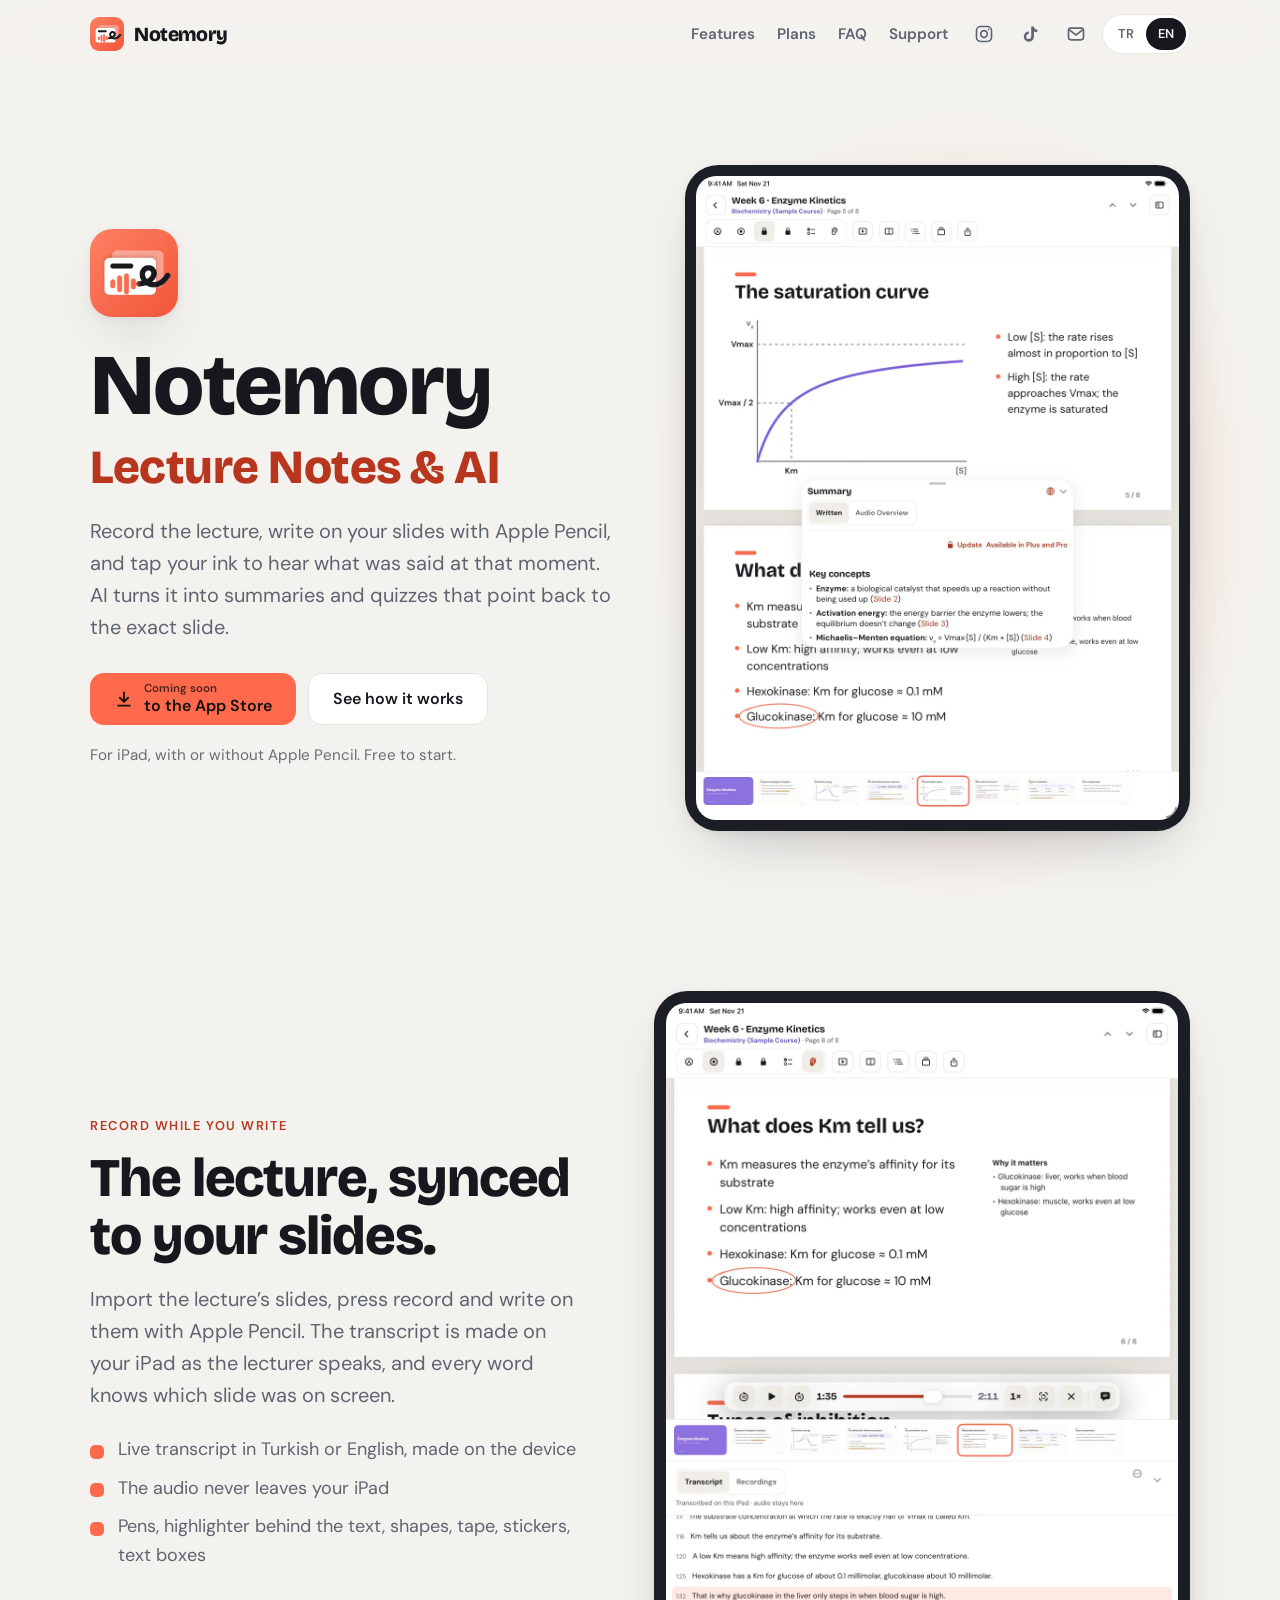
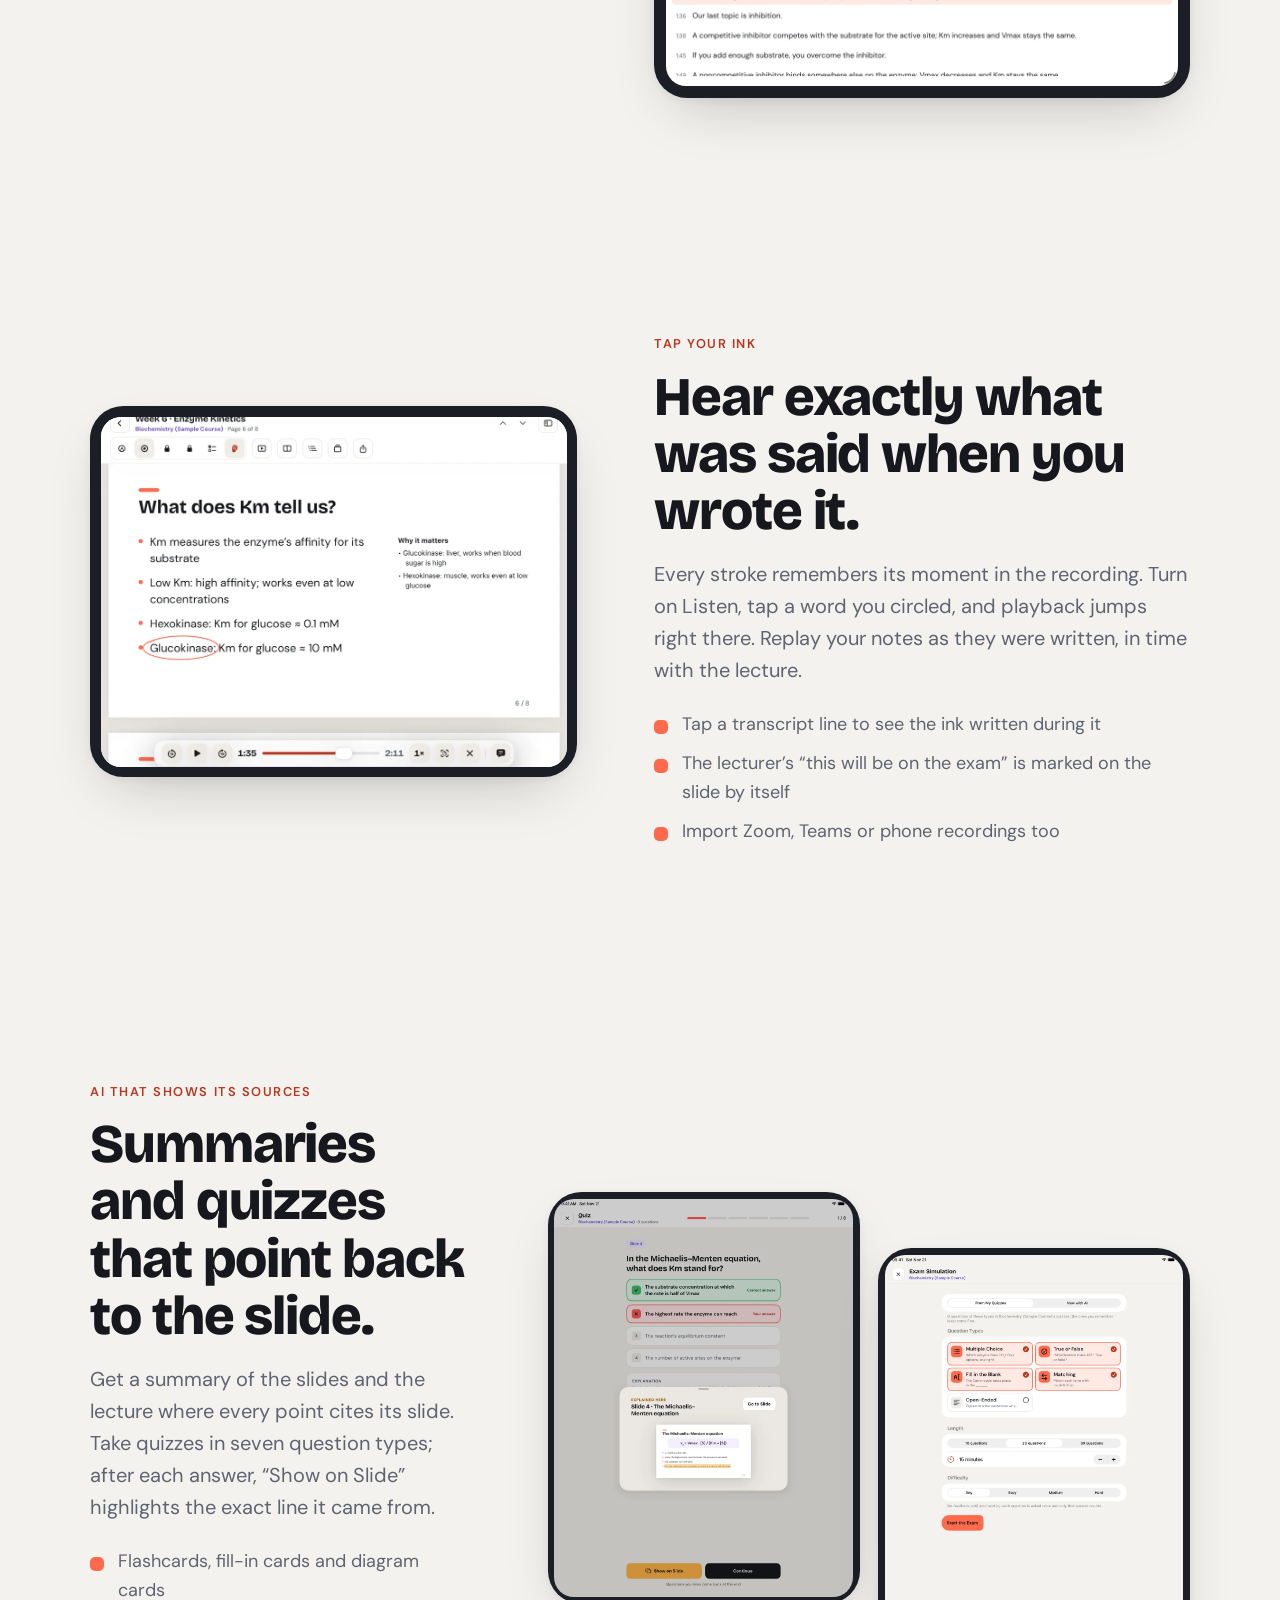
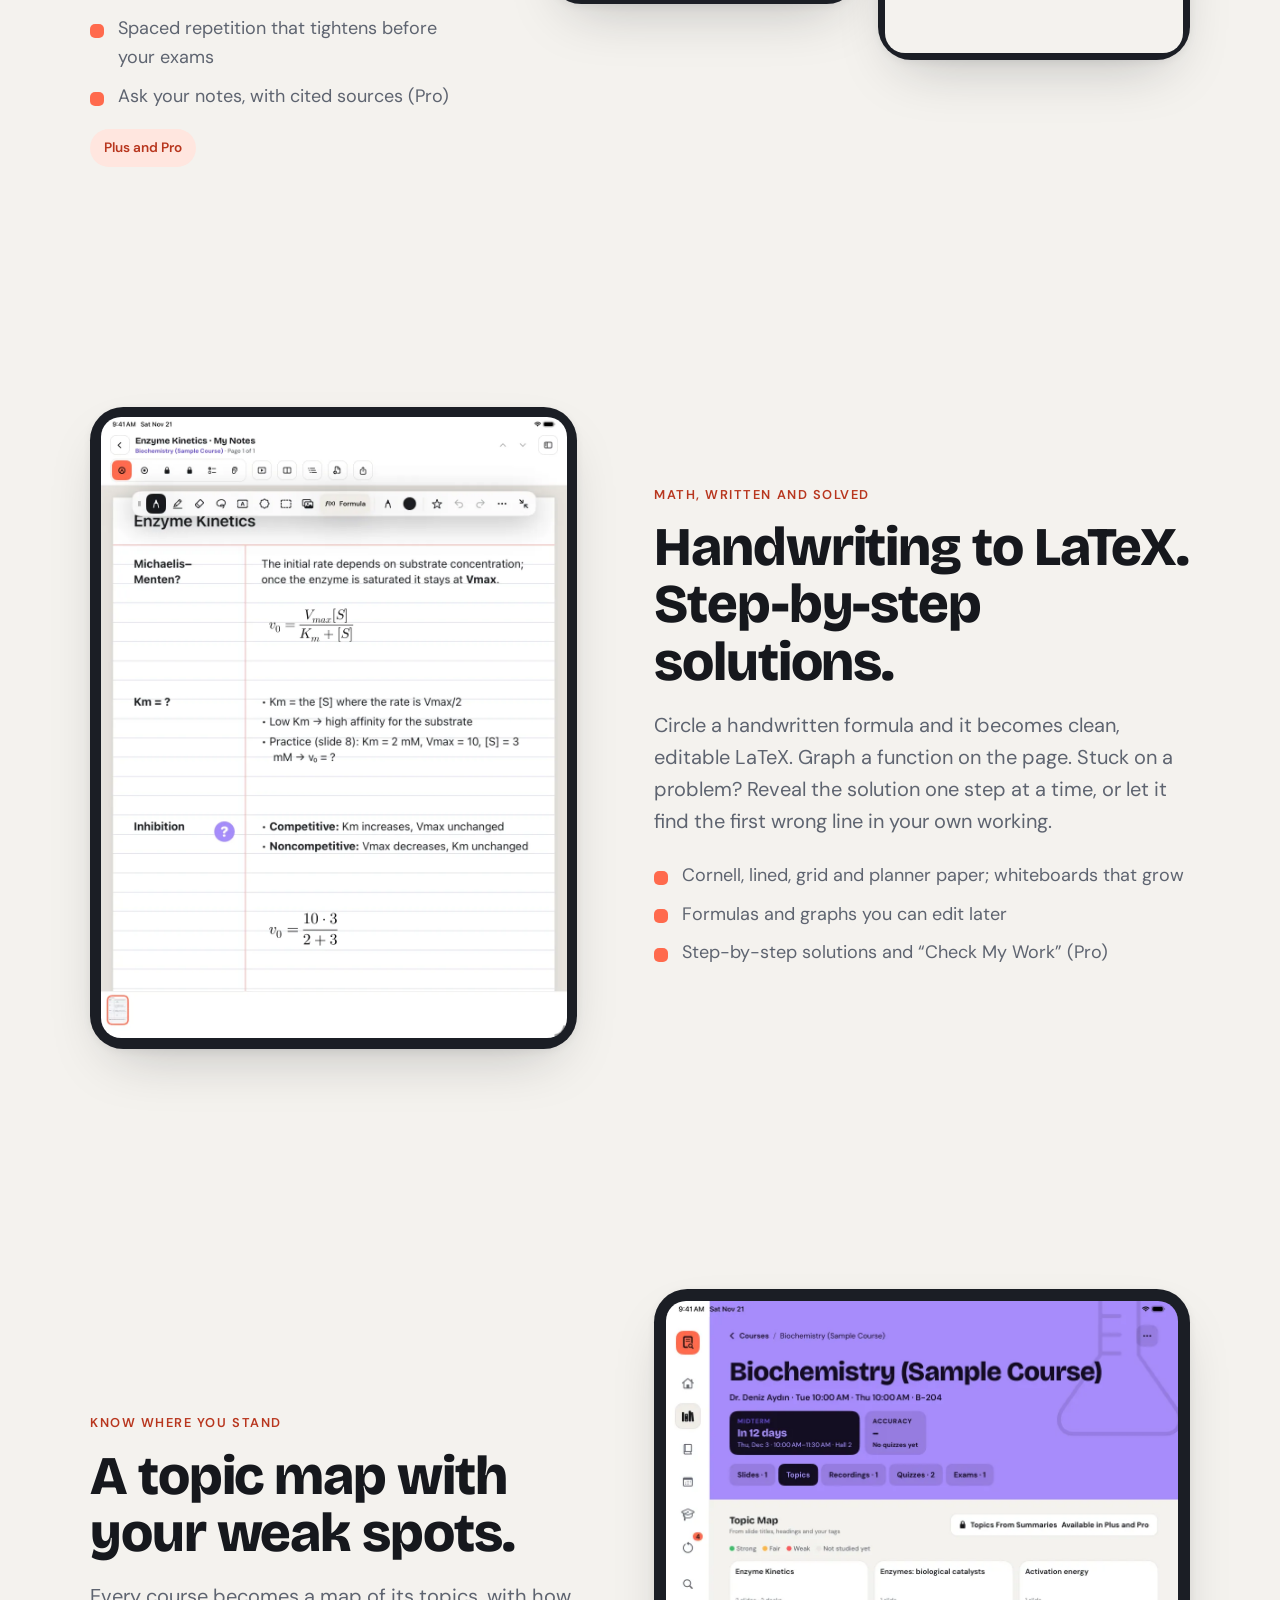
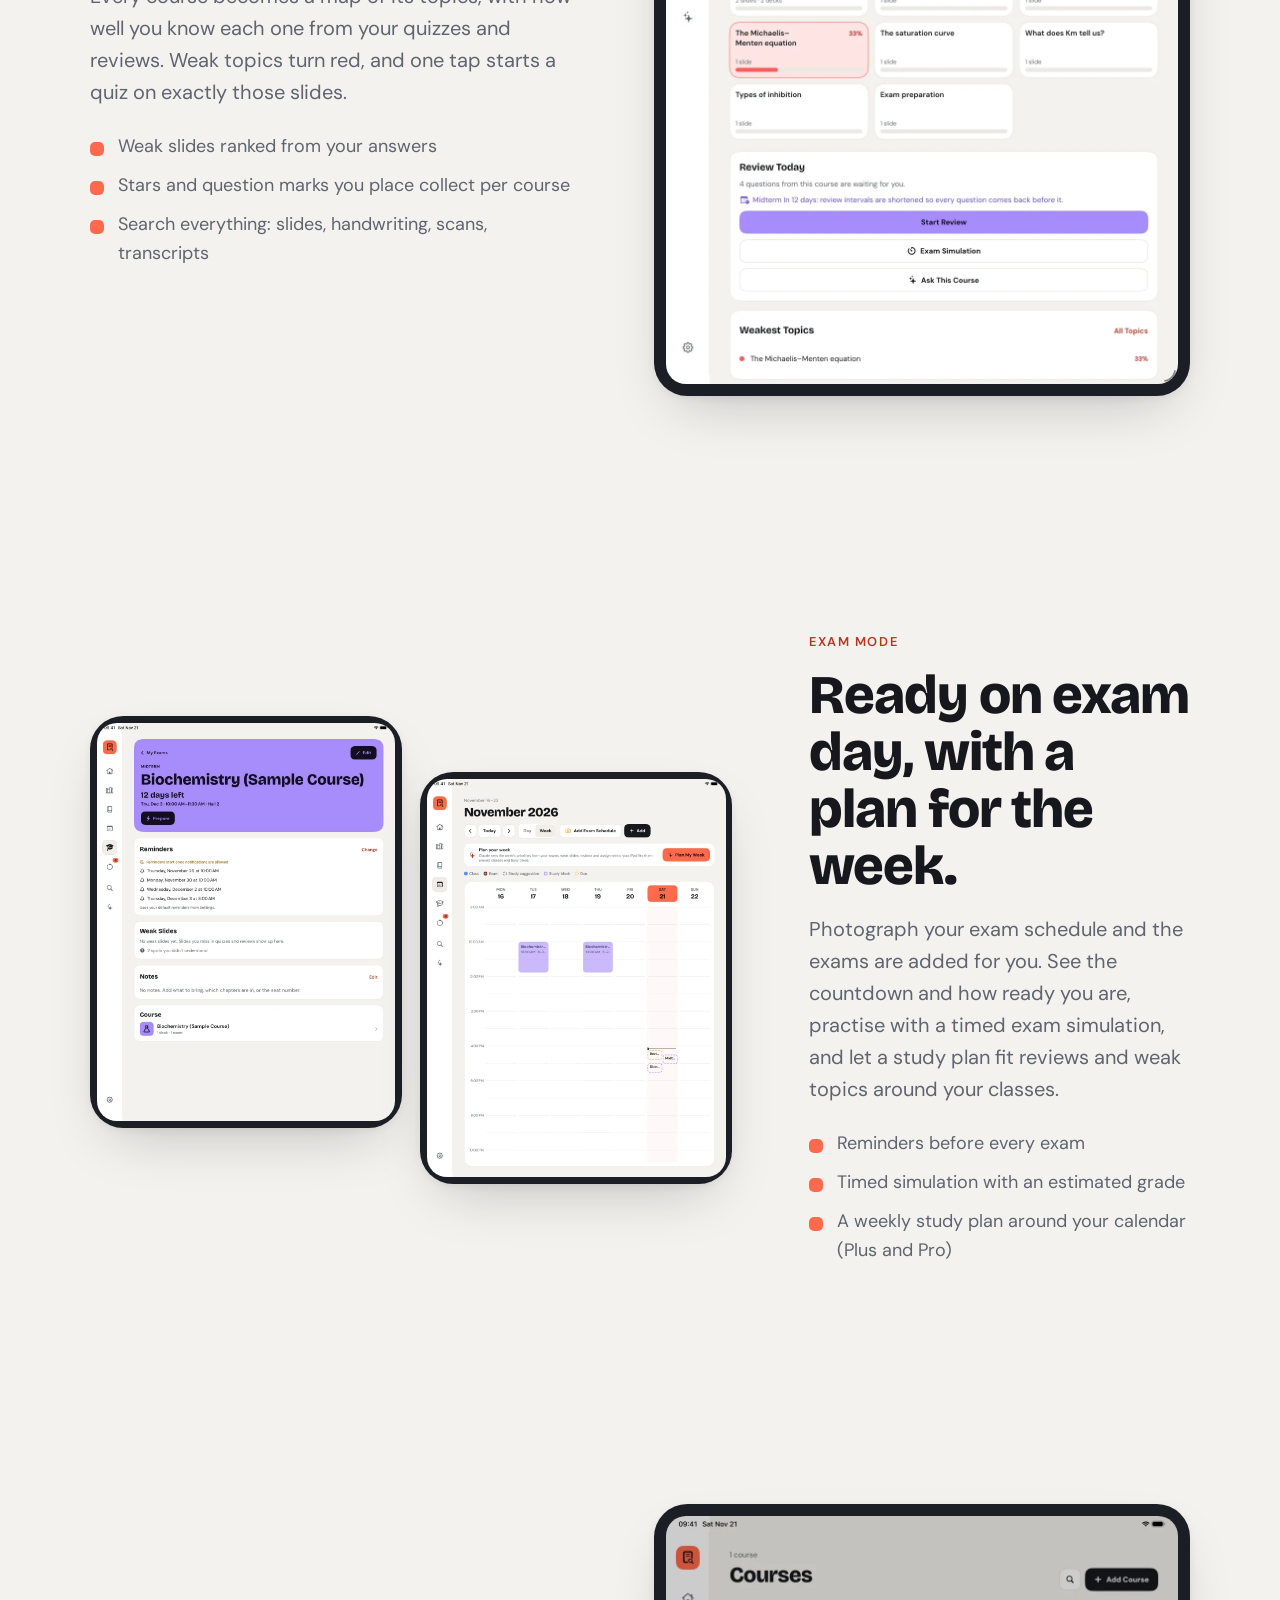
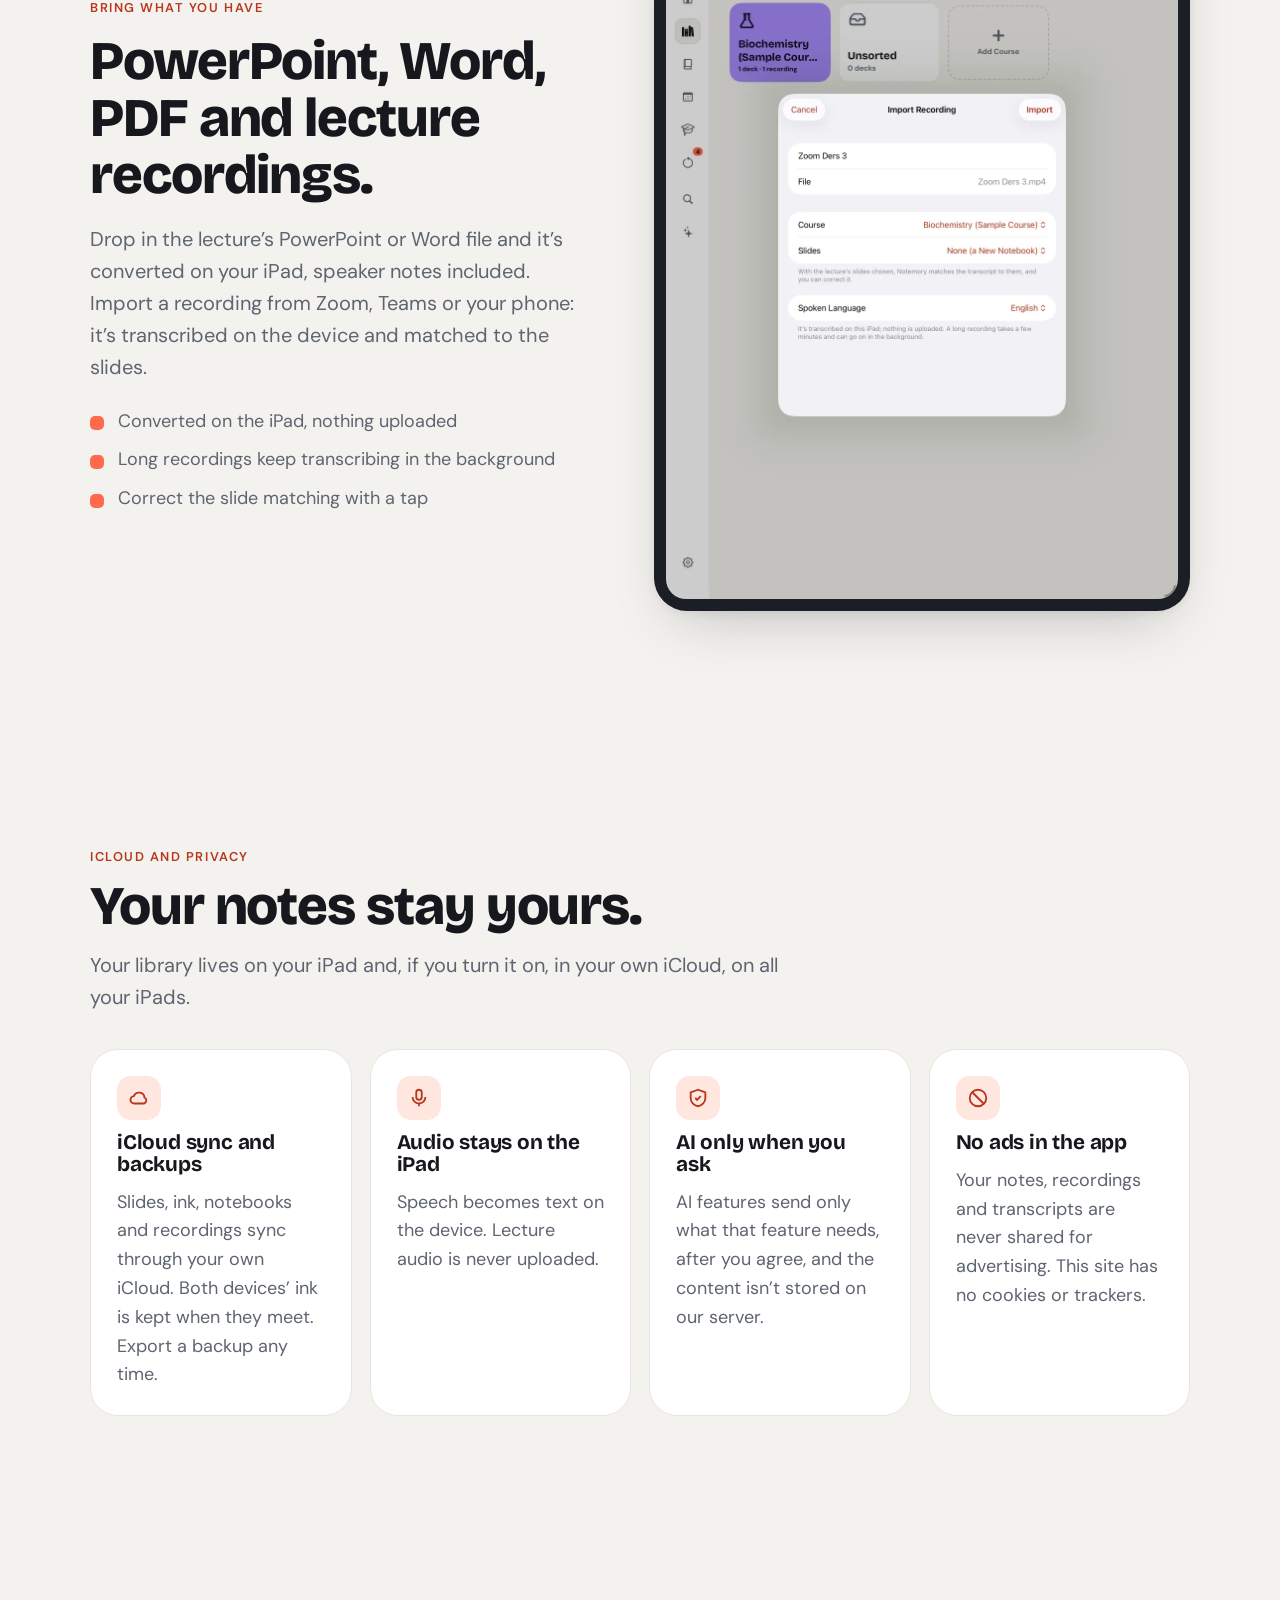
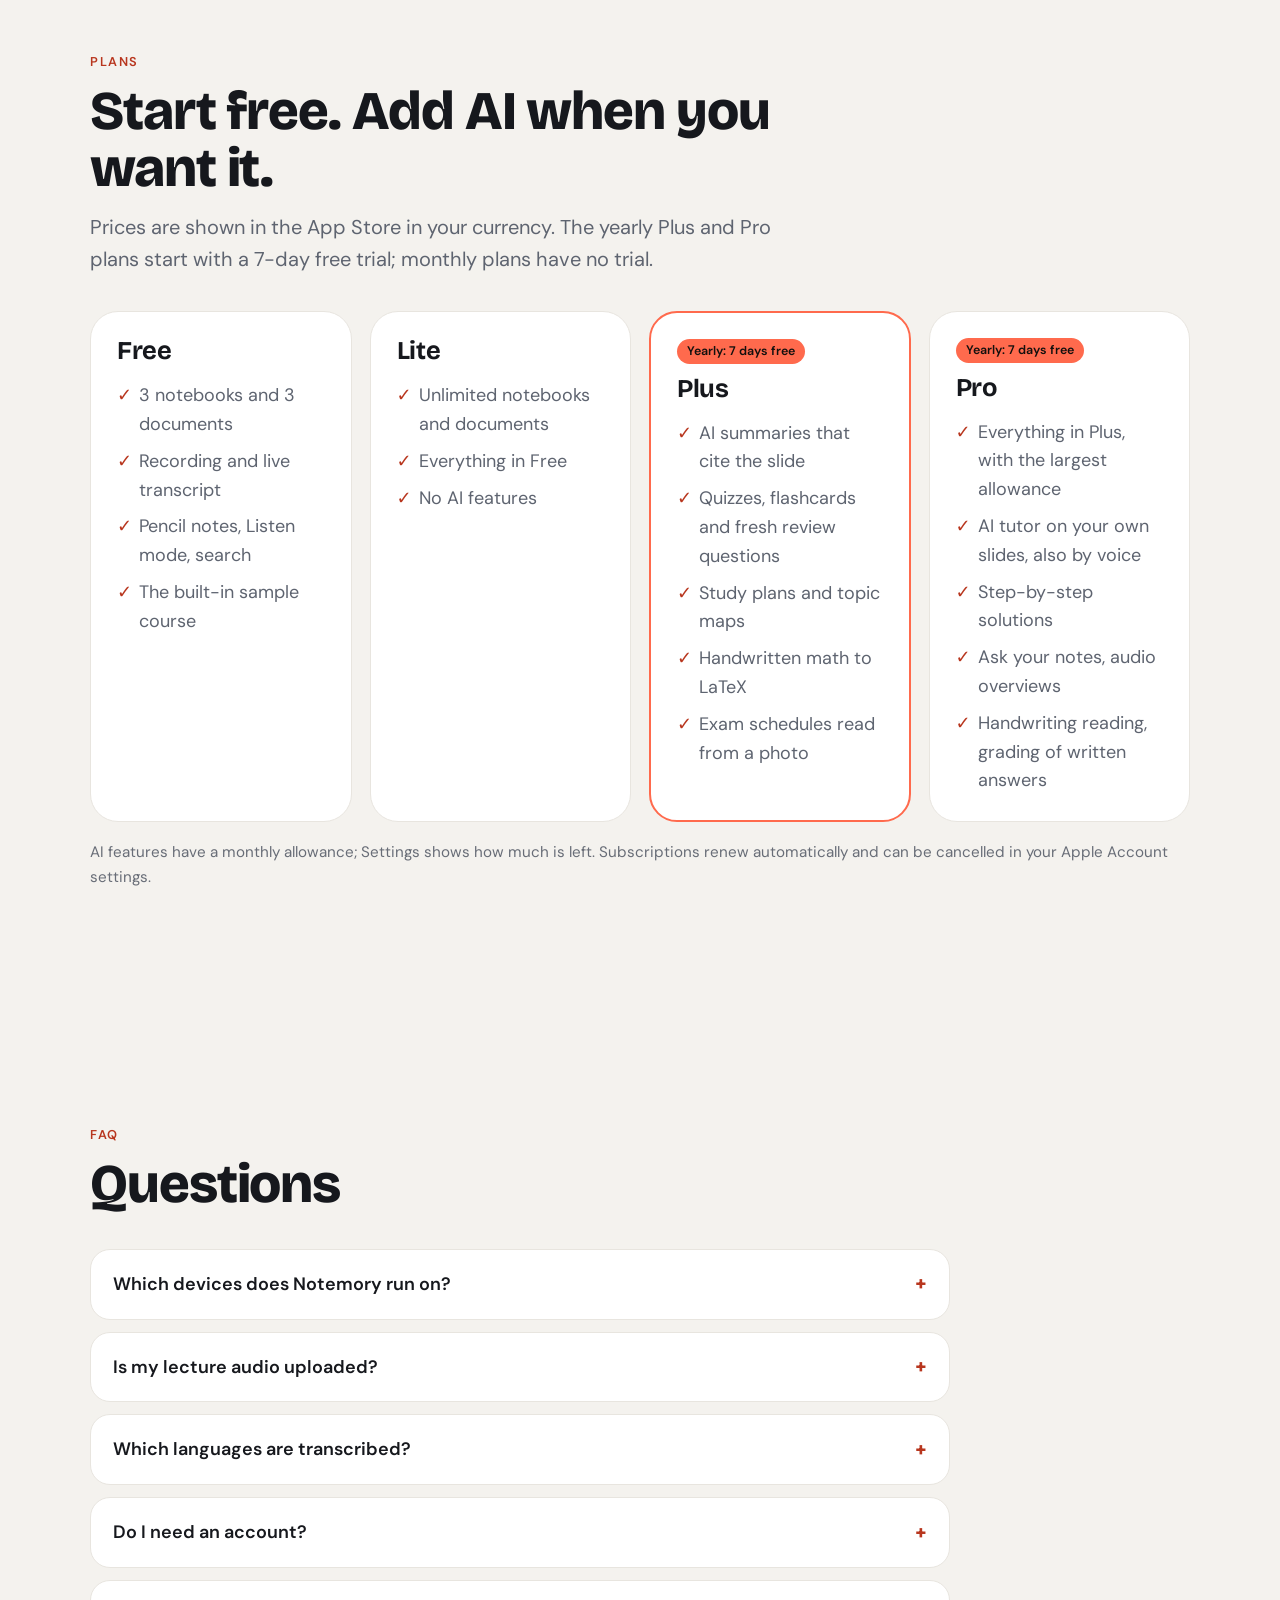
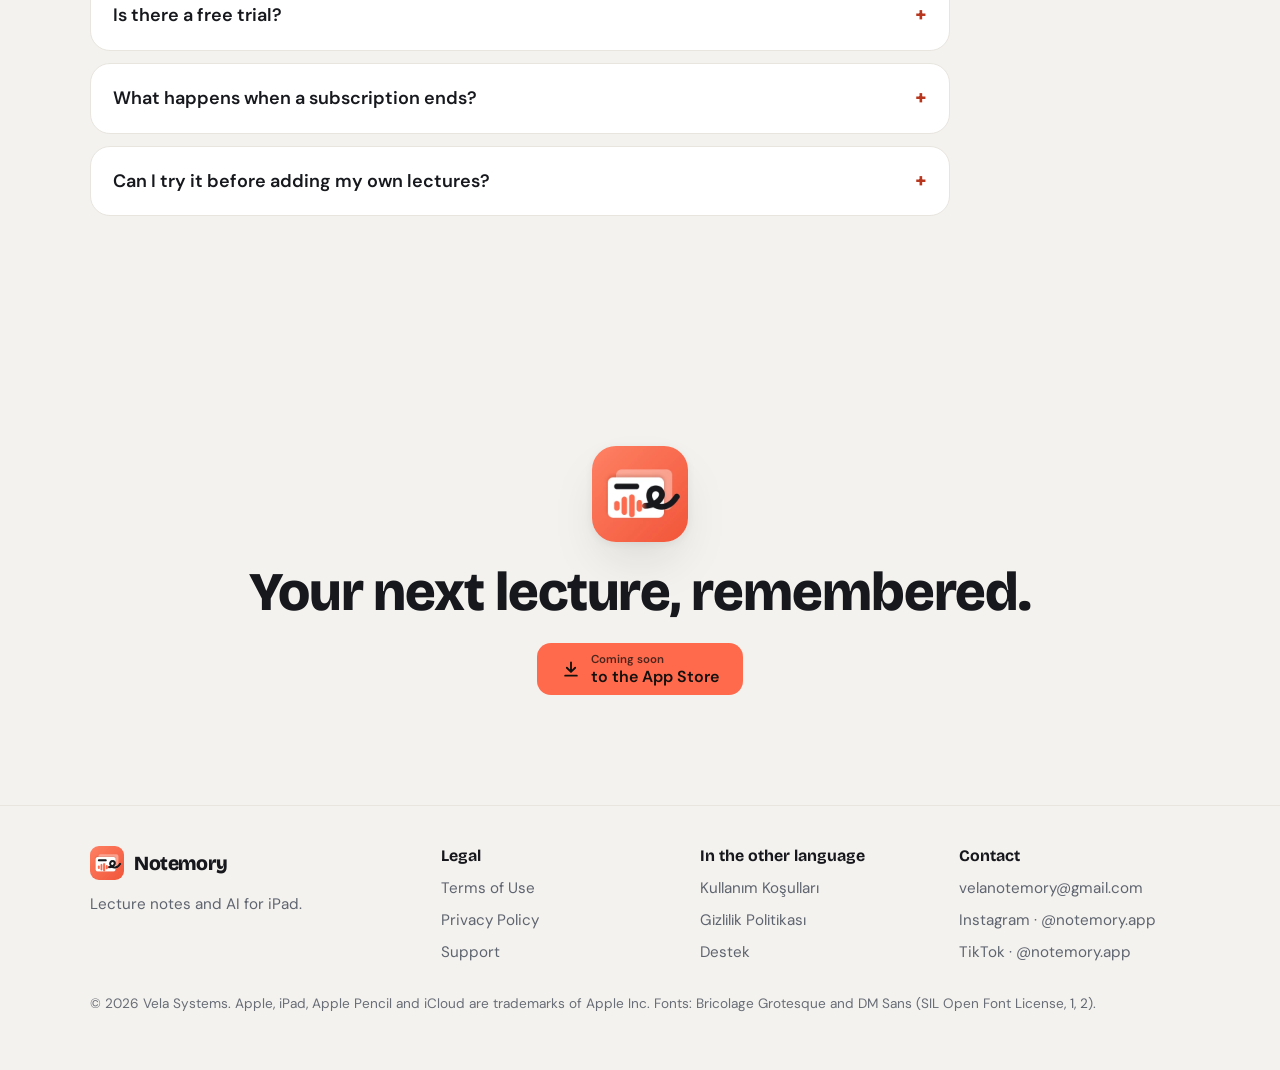
<file: index.html>
<!doctype html>
<html lang="en" class="no-js">
<head>
<meta charset="utf-8">
<meta name="viewport" content="width=device-width, initial-scale=1, viewport-fit=cover">
<title>Notemory: Lecture Notes &amp; AI for iPad</title>
<meta name="description" content="Record the lecture, write on your slides with Apple Pencil, tap your ink to hear that moment, and let AI turn it into summaries and quizzes that point back to the exact slide. For iPad.">
<meta name="theme-color" content="#F4F2EE" media="(prefers-color-scheme: light)">
<meta name="theme-color" content="#0E1015" media="(prefers-color-scheme: dark)">
<meta name="color-scheme" content="light dark">
<meta name="apple-itunes-app" content="app-id=6837686573">
<link rel="canonical" href="https://notemory.app/">
<link rel="alternate" hreflang="tr" href="https://notemory.app/?lang=tr">
<link rel="alternate" hreflang="en" href="https://notemory.app/?lang=en">
<link rel="alternate" hreflang="x-default" href="https://notemory.app/">
<meta property="og:type" content="website">
<meta property="og:site_name" content="Notemory">
<meta property="og:url" content="https://notemory.app/">
<meta property="og:title" content="Notemory: Lecture Notes &amp; AI">
<meta property="og:description" content="Record the lecture, write on your slides, tap your ink to hear that moment. Summaries and quizzes that point back to the exact slide. For iPad.">
<meta property="og:image" content="https://notemory.app/assets/img/og.jpg">
<meta property="og:image:width" content="1200">
<meta property="og:image:height" content="630">
<meta property="og:image:alt" content="Notemory on iPad: a lecture slide with handwritten notes and the lecture's transcript">
<meta property="og:locale" content="en_US">
<meta property="og:locale:alternate" content="tr_TR">
<meta name="twitter:card" content="summary_large_image">
<link rel="icon" type="image/png" href="assets/img/favicon.png">
<link rel="apple-touch-icon" href="assets/img/apple-touch-icon.png">
<link rel="preload" href="assets/fonts/BricolageGrotesque-ExtraBold.woff2" as="font" type="font/woff2" crossorigin>
<link rel="preload" href="assets/fonts/DMSans-Regular.woff2" as="font" type="font/woff2" crossorigin>
<link rel="stylesheet" href="assets/site.css">
<script>
  // Before the first paint: the language (?lang=, else Turkish for Turkish browsers), so nothing flashes.
  (function () {
    var d = document.documentElement, q = new URLSearchParams(location.search).get("lang");
    var langs = navigator.languages || [navigator.language || "en"];
    var tr = q ? q === "tr" : langs.some(function (l) { return /^tr\b/i.test(l); });
    d.lang = tr ? "tr" : "en";
    d.classList.remove("no-js");
  })();
</script>
<script src="assets/site.js" defer></script>
</head>
<body>
<a class="skip" href="#main" data-i18n="skip">Skip to content</a>
<div class="progress" aria-hidden="true"></div>

<header class="top">
  <div class="wrap">
    <a class="brand" href="#top" aria-label="Notemory"><img src="assets/img/icon.webp" alt="" width="34" height="34">Notemory</a>
    <nav class="nav" aria-label="Sections">
      <a href="#features" data-i18n="nav.features">Features</a>
      <a href="#plans" data-i18n="nav.plans">Plans</a>
      <a href="#faq" data-i18n="nav.faq">FAQ</a>
      <a href="en/support.html" data-href-tr="tr/destek.html" data-i18n="nav.support">Support</a>
    </nav>
    <div class="tools">
      <a class="icon-link social" href="https://www.instagram.com/notemory.app/" rel="me noopener" target="_blank" aria-label="Instagram">
        <svg viewBox="0 0 24 24" fill="none" stroke="currentColor" stroke-width="2" aria-hidden="true"><rect x="3" y="3" width="18" height="18" rx="5"/><circle cx="12" cy="12" r="4"/><circle cx="17.5" cy="6.5" r="1" fill="currentColor" stroke="none"/></svg>
      </a>
      <a class="icon-link social" href="https://www.tiktok.com/@notemory.app" rel="me noopener" target="_blank" aria-label="TikTok">
        <svg viewBox="0 0 24 24" fill="currentColor" aria-hidden="true"><path d="M16.6 3c.4 2.2 1.9 3.8 4.1 4v3a7.2 7.2 0 0 1-4-1.3v6.4A6.1 6.1 0 1 1 10.6 9v3.1a3 3 0 1 0 2.9 3V3h3.1Z"/></svg>
      </a>
      <a class="icon-link social" href="mailto:velanotemory@gmail.com" aria-label="E-mail">
        <svg viewBox="0 0 24 24" fill="none" stroke="currentColor" stroke-width="2" aria-hidden="true"><rect x="3" y="5" width="18" height="14" rx="3"/><path d="m4 7 8 6 8-6"/></svg>
      </a>
      <div class="lang" role="group" aria-label="Language / Dil">
        <button type="button" data-lang="tr" aria-pressed="false" lang="tr">TR</button>
        <button type="button" data-lang="en" aria-pressed="false" lang="en">EN</button>
      </div>
    </div>
  </div>
</header>

<main id="main">
  <section class="hero" id="top">
    <div class="wrap">
      <div class="reveal in">
        <img class="hero-icon" src="assets/img/icon.webp" alt="" width="88" height="88">
        <h1>Notemory<span class="sub" data-i18n="hero.sub">Lecture Notes &amp; AI</span></h1>
        <p class="lead" data-i18n="hero.lead">Record the lecture, write on your slides with Apple Pencil, and tap your ink to hear what was said at that moment. AI turns it into summaries and quizzes that point back to the exact slide.</p>
        <div class="buttons">
          <a class="btn btn-primary store" href="https://apps.apple.com/app/id6837686573" data-store>
            <svg viewBox="0 0 24 24" fill="none" stroke="currentColor" stroke-width="2.2" stroke-linecap="round" stroke-linejoin="round" aria-hidden="true"><path d="M12 4v11M7 10.5l5 5 5-5M5 20h14"/></svg>
            <span class="label"><small data-i18n="store.small">Coming soon</small><span data-i18n="store.label">to the App Store</span></span>
          </a>
          <a class="btn btn-ghost" href="#record" data-i18n="hero.more">See how it works</a>
        </div>
        <p class="note" data-i18n="hero.note">For iPad, with or without Apple Pencil. Free to start.</p>
      </div>
      <div class="hero-shot reveal in delay">
        <div class="glow" aria-hidden="true"></div>
        <div class="device tilt"><img data-shot="3-summary" src="assets/img/en-3-summary.webp" width="1032" height="1376" alt="A summary beside the slides, each point with a slide citation" data-i18n-alt="alt.summary" fetchpriority="high"></div>
      </div>
    </div>
  </section>

  <div id="features"></div>

  <section class="story" id="record">
    <div class="wrap">
      <div class="text reveal">
        <span class="overline" data-i18n="rec.over">Record while you write</span>
        <h2 data-i18n="rec.title">The lecture, synced to your slides.</h2>
        <p class="lead" data-i18n="rec.lead">Import the lecture’s slides, press record and write on them with Apple Pencil. The transcript is made on your iPad as the lecturer speaks, and every word knows which slide was on screen.</p>
        <ul class="points">
          <li data-i18n="rec.p1">Live transcript in Turkish or English, made on the device</li>
          <li data-i18n="rec.p2">The audio never leaves your iPad</li>
          <li data-i18n="rec.p3">Pens, highlighter behind the text, shapes, tape, stickers, text boxes</li>
        </ul>
      </div>
      <div class="shots reveal delay"><div class="device drift"><img data-shot="1-lecture" src="assets/img/en-1-lecture.webp" width="1032" height="1376" loading="lazy" alt="A lecture slide with a circled word, the playback bar and the live transcript" data-i18n-alt="alt.lecture"></div></div>
    </div>
  </section>

  <section class="story flip" id="listen">
    <div class="wrap">
      <div class="text reveal">
        <span class="overline" data-i18n="ink.over">Tap your ink</span>
        <h2 data-i18n="ink.title">Hear exactly what was said when you wrote it.</h2>
        <p class="lead" data-i18n="ink.lead">Every stroke remembers its moment in the recording. Turn on Listen, tap a word you circled, and playback jumps right there. Replay your notes as they were written, in time with the lecture.</p>
        <ul class="points">
          <li data-i18n="ink.p1">Tap a transcript line to see the ink written during it</li>
          <li data-i18n="ink.p2">The lecturer’s “this will be on the exam” is marked on the slide by itself</li>
          <li data-i18n="ink.p3">Import Zoom, Teams or phone recordings too</li>
        </ul>
      </div>
      <div class="shots reveal delay"><div class="device crop drift"><img data-shot="1-lecture" src="assets/img/en-1-lecture.webp" width="1032" height="1376" loading="lazy" style="object-position: 50% 8%" alt="Close-up of a slide where “Glucokinase” is circled in red ink" data-i18n-alt="alt.ink"></div></div>
    </div>
  </section>

  <section class="story" id="ai">
    <div class="wrap">
      <div class="text reveal">
        <span class="overline" data-i18n="ai.over">AI that shows its sources</span>
        <h2 data-i18n="ai.title">Summaries and quizzes that point back to the slide.</h2>
        <p class="lead" data-i18n="ai.lead">Get a summary of the slides and the lecture where every point cites its slide. Take quizzes in seven question types; after each answer, “Show on Slide” highlights the exact line it came from.</p>
        <ul class="points">
          <li data-i18n="ai.p1">Flashcards, fill-in cards and diagram cards</li>
          <li data-i18n="ai.p2">Spaced repetition that tightens before your exams</li>
          <li data-i18n="ai.p3">Ask your notes, with cited sources (Pro)</li>
        </ul>
        <span class="chip" data-i18n="ai.chip">Plus and Pro</span>
      </div>
      <div class="shots pair reveal delay">
        <div class="device"><img data-shot="2-quiz" src="assets/img/en-2-quiz.webp" width="1032" height="1376" loading="lazy" alt="A quiz question answered, with the slide it came from highlighted" data-i18n-alt="alt.quiz"></div>
        <div class="device"><img data-shot="simulation" src="assets/img/en-simulation.webp" width="1032" height="1376" loading="lazy" alt="Setting up a timed exam simulation: question types, length and difficulty" data-i18n-alt="alt.simulation"></div>
      </div>
    </div>
  </section>

  <section class="story flip" id="math">
    <div class="wrap">
      <div class="text reveal">
        <span class="overline" data-i18n="math.over">Math, written and solved</span>
        <h2 data-i18n="math.title">Handwriting to LaTeX. Step-by-step solutions.</h2>
        <p class="lead" data-i18n="math.lead">Circle a handwritten formula and it becomes clean, editable LaTeX. Graph a function on the page. Stuck on a problem? Reveal the solution one step at a time, or let it find the first wrong line in your own working.</p>
        <ul class="points">
          <li data-i18n="math.p1">Cornell, lined, grid and planner paper; whiteboards that grow</li>
          <li data-i18n="math.p2">Formulas and graphs you can edit later</li>
          <li data-i18n="math.p3">Step-by-step solutions and “Check My Work” (Pro)</li>
        </ul>
      </div>
      <div class="shots reveal delay"><div class="device drift"><img data-shot="4-notebook" src="assets/img/en-4-notebook.webp" width="1032" height="1376" loading="lazy" alt="A Cornell notebook page with typed notes and two rendered formulas" data-i18n-alt="alt.notebook"></div></div>
    </div>
  </section>

  <section class="story" id="topics">
    <div class="wrap">
      <div class="text reveal">
        <span class="overline" data-i18n="topic.over">Know where you stand</span>
        <h2 data-i18n="topic.title">A topic map with your weak spots.</h2>
        <p class="lead" data-i18n="topic.lead">Every course becomes a map of its topics, with how well you know each one from your quizzes and reviews. Weak topics turn red, and one tap starts a quiz on exactly those slides.</p>
        <ul class="points">
          <li data-i18n="topic.p1">Weak slides ranked from your answers</li>
          <li data-i18n="topic.p2">Stars and question marks you place collect per course</li>
          <li data-i18n="topic.p3">Search everything: slides, handwriting, scans, transcripts</li>
        </ul>
      </div>
      <div class="shots reveal delay"><div class="device drift"><img data-shot="5-course" src="assets/img/en-5-course.webp" width="1032" height="1376" loading="lazy" alt="A course page with its topic map, one topic marked weak" data-i18n-alt="alt.course"></div></div>
    </div>
  </section>

  <section class="story flip" id="exams">
    <div class="wrap">
      <div class="text reveal">
        <span class="overline" data-i18n="exam.over">Exam mode</span>
        <h2 data-i18n="exam.title">Ready on exam day, with a plan for the week.</h2>
        <p class="lead" data-i18n="exam.lead">Photograph your exam schedule and the exams are added for you. See the countdown and how ready you are, practise with a timed exam simulation, and let a study plan fit reviews and weak topics around your classes.</p>
        <ul class="points">
          <li data-i18n="exam.p1">Reminders before every exam</li>
          <li data-i18n="exam.p2">Timed simulation with an estimated grade</li>
          <li data-i18n="exam.p3">A weekly study plan around your calendar (Plus and Pro)</li>
        </ul>
      </div>
      <div class="shots pair reveal delay">
        <div class="device"><img data-shot="exam" src="assets/img/en-exam.webp" width="1032" height="1376" loading="lazy" alt="An exam page: 12 days left, reminders and the course" data-i18n-alt="alt.exam"></div>
        <div class="device"><img data-shot="agenda" src="assets/img/en-agenda.webp" width="1032" height="1376" loading="lazy" alt="The week’s agenda with classes, the exam and study suggestions" data-i18n-alt="alt.agenda"></div>
      </div>
    </div>
  </section>

  <section class="story" id="import">
    <div class="wrap">
      <div class="text reveal">
        <span class="overline" data-i18n="imp.over">Bring what you have</span>
        <h2 data-i18n="imp.title">PowerPoint, Word, PDF and lecture recordings.</h2>
        <p class="lead" data-i18n="imp.lead">Drop in the lecture’s PowerPoint or Word file and it’s converted on your iPad, speaker notes included. Import a recording from Zoom, Teams or your phone: it’s transcribed on the device and matched to the slides.</p>
        <ul class="points">
          <li data-i18n="imp.p1">Converted on the iPad, nothing uploaded</li>
          <li data-i18n="imp.p2">Long recordings keep transcribing in the background</li>
          <li data-i18n="imp.p3">Correct the slide matching with a tap</li>
        </ul>
      </div>
      <div class="shots reveal delay"><div class="device drift"><img data-shot="import" src="assets/img/en-import.webp" width="1032" height="1376" loading="lazy" alt="Importing a lecture recording into a course" data-i18n-alt="alt.import"></div></div>
    </div>
  </section>

  <section class="band" id="privacy">
    <div class="wrap">
      <header class="intro reveal">
        <span class="overline" data-i18n="priv.over">iCloud and privacy</span>
        <h2 data-i18n="priv.title">Your notes stay yours.</h2>
        <p class="lead" data-i18n="priv.lead">Your library lives on your iPad and, if you turn it on, in your own iCloud, on all your iPads.</p>
      </header>
      <div class="grid">
        <article class="card reveal">
          <div class="sym"><svg viewBox="0 0 24 24" fill="none" stroke="currentColor" stroke-width="2" aria-hidden="true"><path d="M7 18a4 4 0 0 1-.6-8 6 6 0 0 1 11.6 1.5A3.5 3.5 0 0 1 17.5 18Z"/></svg></div>
          <h3 data-i18n="priv.c1t">iCloud sync and backups</h3>
          <p data-i18n="priv.c1">Slides, ink, notebooks and recordings sync through your own iCloud. Both devices’ ink is kept when they meet. Export a backup any time.</p>
        </article>
        <article class="card reveal delay">
          <div class="sym"><svg viewBox="0 0 24 24" fill="none" stroke="currentColor" stroke-width="2" aria-hidden="true"><rect x="9" y="3" width="6" height="11" rx="3"/><path d="M5 11a7 7 0 0 0 14 0M12 18v3"/></svg></div>
          <h3 data-i18n="priv.c2t">Audio stays on the iPad</h3>
          <p data-i18n="priv.c2">Speech becomes text on the device. Lecture audio is never uploaded.</p>
        </article>
        <article class="card reveal">
          <div class="sym"><svg viewBox="0 0 24 24" fill="none" stroke="currentColor" stroke-width="2" aria-hidden="true"><path d="M12 3 4 6v6c0 4.5 3.4 8.3 8 9 4.6-.7 8-4.5 8-9V6Z"/><path d="m9 12 2 2 4-4"/></svg></div>
          <h3 data-i18n="priv.c3t">AI only when you ask</h3>
          <p data-i18n="priv.c3">AI features send only what that feature needs, after you agree, and the content isn’t stored on our server.</p>
        </article>
        <article class="card reveal delay">
          <div class="sym"><svg viewBox="0 0 24 24" fill="none" stroke="currentColor" stroke-width="2" aria-hidden="true"><circle cx="12" cy="12" r="9"/><path d="m6 6 12 12"/></svg></div>
          <h3 data-i18n="priv.c4t">No ads in the app</h3>
          <p data-i18n="priv.c4">Your notes, recordings and transcripts are never shared for advertising. This site has no cookies or trackers.</p>
        </article>
      </div>
    </div>
  </section>

  <section class="band" id="plans">
    <div class="wrap">
      <header class="intro reveal">
        <span class="overline" data-i18n="plans.over">Plans</span>
        <h2 data-i18n="plans.title">Start free. Add AI when you want it.</h2>
        <p class="lead" data-i18n="plans.lead">Prices are shown in the App Store in your currency. The yearly Plus and Pro plans start with a 7-day free trial; monthly plans have no trial.</p>
      </header>
      <div class="grid">
        <article class="card plan reveal">
          <h3 data-i18n="plan.free">Free</h3>
          <ul>
            <li data-i18n="free.1">3 notebooks and 3 documents</li>
            <li data-i18n="free.2">Recording and live transcript</li>
            <li data-i18n="free.3">Pencil notes, Listen mode, search</li>
            <li data-i18n="free.4">The built-in sample course</li>
          </ul>
        </article>
        <article class="card plan reveal delay">
          <h3>Lite</h3>
          <ul>
            <li data-i18n="lite.1">Unlimited notebooks and documents</li>
            <li data-i18n="lite.2">Everything in Free</li>
            <li data-i18n="lite.3">No AI features</li>
          </ul>
        </article>
        <article class="card plan featured reveal">
          <span class="badge" data-i18n="plans.trial">Yearly: 7 days free</span>
          <h3>Plus</h3>
          <ul>
            <li data-i18n="plus.1">AI summaries that cite the slide</li>
            <li data-i18n="plus.2">Quizzes, flashcards and fresh review questions</li>
            <li data-i18n="plus.3">Study plans and topic maps</li>
            <li data-i18n="plus.4">Handwritten math to LaTeX</li>
            <li data-i18n="plus.5">Exam schedules read from a photo</li>
          </ul>
        </article>
        <article class="card plan reveal delay">
          <span class="badge" data-i18n="plans.trial">Yearly: 7 days free</span>
          <h3>Pro</h3>
          <ul>
            <li data-i18n="pro.1">Everything in Plus, with the largest allowance</li>
            <li data-i18n="pro.2">AI tutor on your own slides, also by voice</li>
            <li data-i18n="pro.3">Step-by-step solutions</li>
            <li data-i18n="pro.4">Ask your notes, audio overviews</li>
            <li data-i18n="pro.5">Handwriting reading, grading of written answers</li>
          </ul>
        </article>
      </div>
      <p class="note" data-i18n="plans.note">AI features have a monthly allowance; Settings shows how much is left. Subscriptions renew automatically and can be cancelled in your Apple Account settings.</p>
    </div>
  </section>

  <section class="band" id="faq">
    <div class="wrap">
      <header class="intro reveal">
        <span class="overline" data-i18n="faq.over">FAQ</span>
        <h2 data-i18n="faq.title">Questions</h2>
      </header>
      <div class="faq">
        <details class="reveal"><summary data-i18n="q1">Which devices does Notemory run on?</summary><p data-i18n="a1">iPad with iPadOS 26 or later. Apple Pencil is best for writing, but you can also write with your finger.</p></details>
        <details class="reveal"><summary data-i18n="q2">Is my lecture audio uploaded?</summary><p data-i18n="a2">No. Recordings and transcripts stay on your iPad, and in your own iCloud if you turn on sync. Speech is turned into text on the device.</p></details>
        <details class="reveal"><summary data-i18n="q3">Which languages are transcribed?</summary><p data-i18n="a3">Turkish and English. The first recording in a language may download Apple’s speech model.</p></details>
        <details class="reveal"><summary data-i18n="q4">Do I need an account?</summary><p data-i18n="a4">No. AI features use an anonymous account the app creates after you accept its AI notice. Sign in with Apple is optional and keeps your plan on all your devices.</p></details>
        <details class="reveal"><summary data-i18n="q7">Is there a free trial?</summary><p data-i18n="a7">Yes: the yearly Plus and Pro plans start with 7 days free. Monthly plans have no trial. Apple allows one free trial per Apple Account.</p></details>
        <details class="reveal"><summary data-i18n="q5">What happens when a subscription ends?</summary><p data-i18n="a5">Nothing is deleted. On Free you can still open, read, play and export everything; the three most recently edited notebooks and documents stay editable.</p></details>
        <details class="reveal"><summary data-i18n="q6">Can I try it before adding my own lectures?</summary><p data-i18n="a6">Yes. A built-in sample course has slides, a recording with its transcript, notes, a summary, a quiz and flashcards.</p></details>
      </div>
    </div>
  </section>

  <section class="cta">
    <div class="wrap reveal">
      <img src="assets/img/icon.webp" alt="" width="96" height="96" loading="lazy">
      <h2 data-i18n="cta.title">Your next lecture, remembered.</h2>
      <a class="btn btn-primary store" href="https://apps.apple.com/app/id6837686573" data-store>
        <svg viewBox="0 0 24 24" fill="none" stroke="currentColor" stroke-width="2.2" stroke-linecap="round" stroke-linejoin="round" aria-hidden="true"><path d="M12 4v11M7 10.5l5 5 5-5M5 20h14"/></svg>
        <span class="label"><small data-i18n="store.small">Coming soon</small><span data-i18n="store.label">to the App Store</span></span>
      </a>
    </div>
  </section>
</main>

<footer>
  <div class="wrap">
    <div class="about">
      <a class="brand" href="#top"><img src="assets/img/icon.webp" alt="" width="34" height="34" loading="lazy">Notemory</a>
      <p style="margin-top:12px" data-i18n="foot.about">Lecture notes and AI for iPad.</p>
    </div>
    <div>
      <h4 data-i18n="foot.legal">Legal</h4>
      <ul>
        <li><a href="en/terms.html" data-href-tr="tr/kullanim-kosullari.html" data-i18n="foot.terms">Terms of Use</a></li>
        <li><a href="en/privacy.html" data-href-tr="tr/gizlilik.html" data-i18n="foot.privacy">Privacy Policy</a></li>
        <li><a href="en/support.html" data-href-tr="tr/destek.html" data-i18n="foot.support">Support</a></li>
      </ul>
    </div>
    <div>
      <h4 data-i18n="foot.other">In the other language</h4>
      <ul>
        <li><a href="tr/kullanim-kosullari.html" data-href-tr="en/terms.html" data-i18n="foot.terms2" lang="tr" data-lang-swap>Kullanım Koşulları</a></li>
        <li><a href="tr/gizlilik.html" data-href-tr="en/privacy.html" data-i18n="foot.privacy2" lang="tr" data-lang-swap>Gizlilik Politikası</a></li>
        <li><a href="tr/destek.html" data-href-tr="en/support.html" data-i18n="foot.support2" lang="tr" data-lang-swap>Destek</a></li>
      </ul>
    </div>
    <div>
      <h4 data-i18n="foot.contact">Contact</h4>
      <ul>
        <li><a href="mailto:velanotemory@gmail.com">velanotemory@gmail.com</a></li>
        <li><a href="https://www.instagram.com/notemory.app/" rel="me noopener" target="_blank">Instagram · @notemory.app</a></li>
        <li><a href="https://www.tiktok.com/@notemory.app" rel="me noopener" target="_blank">TikTok · @notemory.app</a></li>
      </ul>
    </div>
    <p class="fine"><span data-i18n="foot.fine">© 2026 Vela Systems. Apple, iPad, Apple Pencil and iCloud are trademarks of Apple Inc. Fonts: Bricolage Grotesque and DM Sans (SIL Open Font License,</span> <a href="assets/fonts/BricolageGrotesque-OFL.txt">1</a>, <a href="assets/fonts/DMSans-OFL.txt">2</a>).</p>
  </div>
</footer>
</body>
</html>
</file>
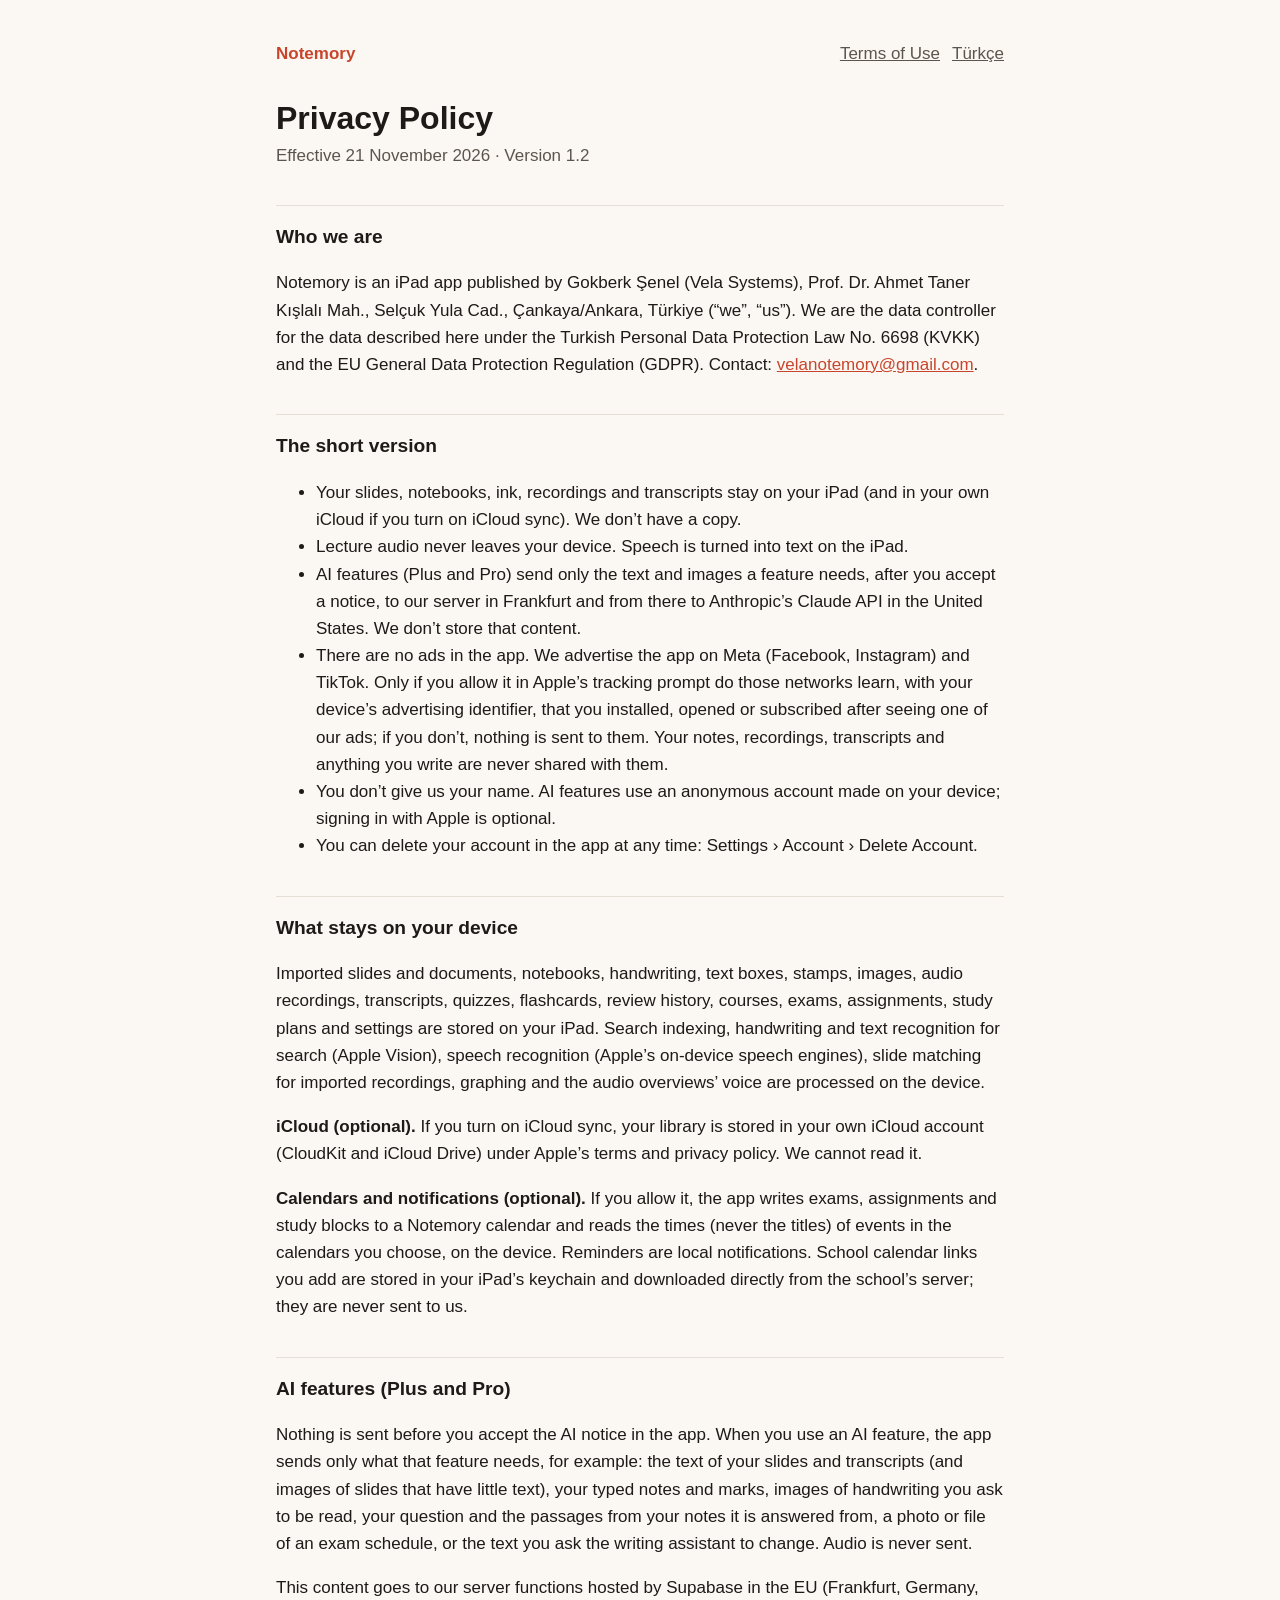
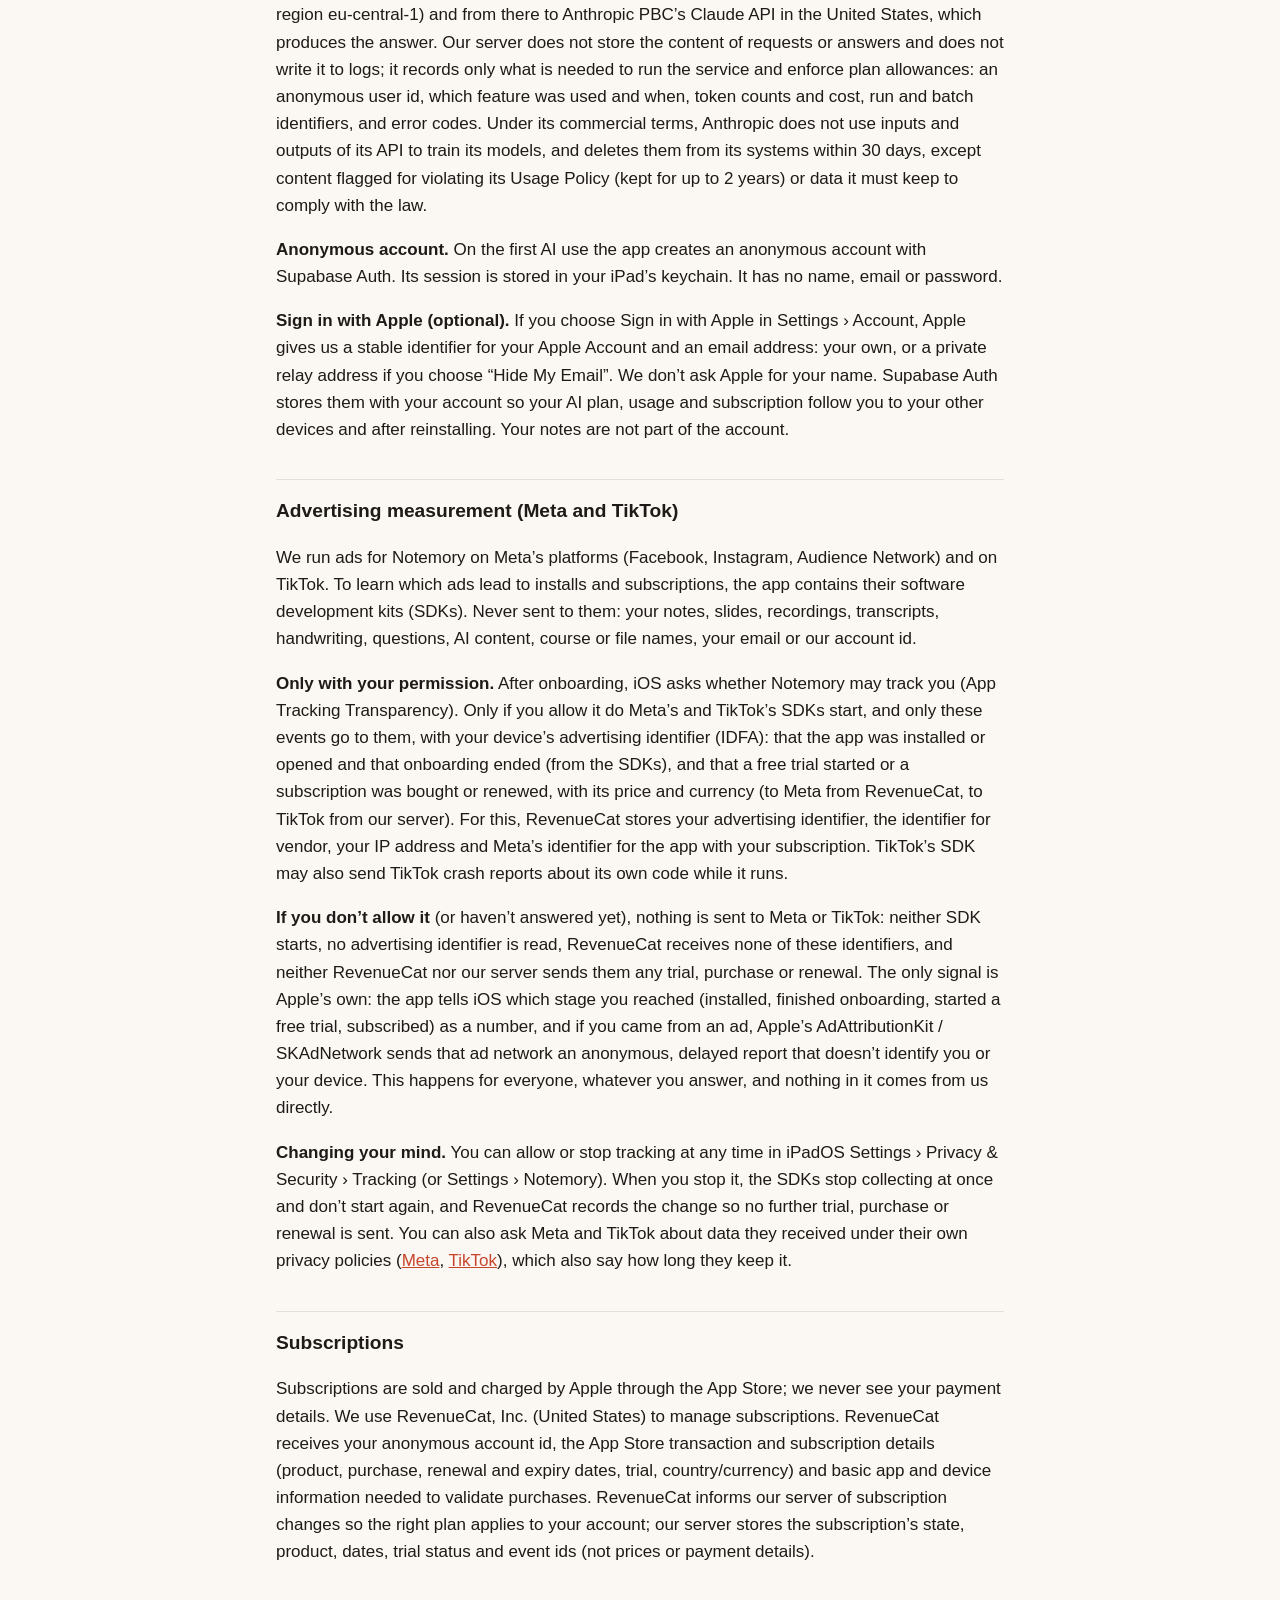
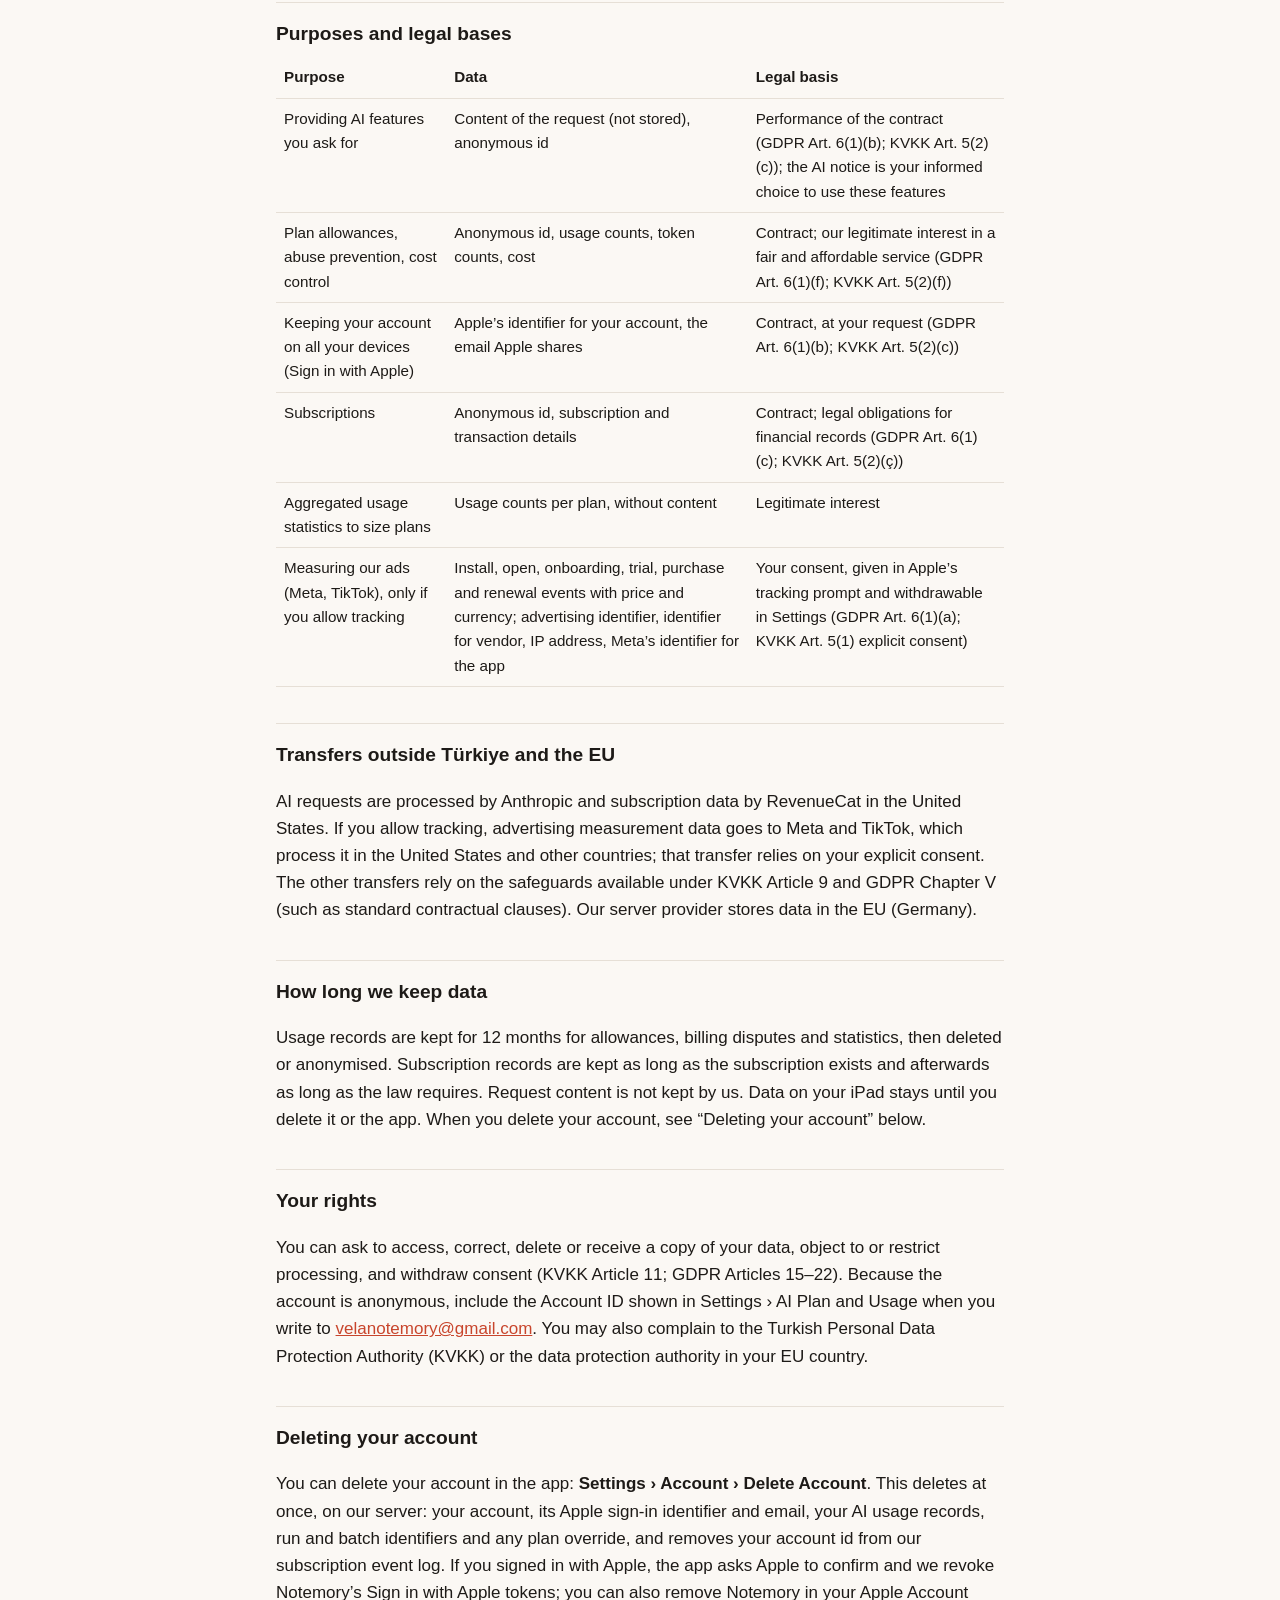
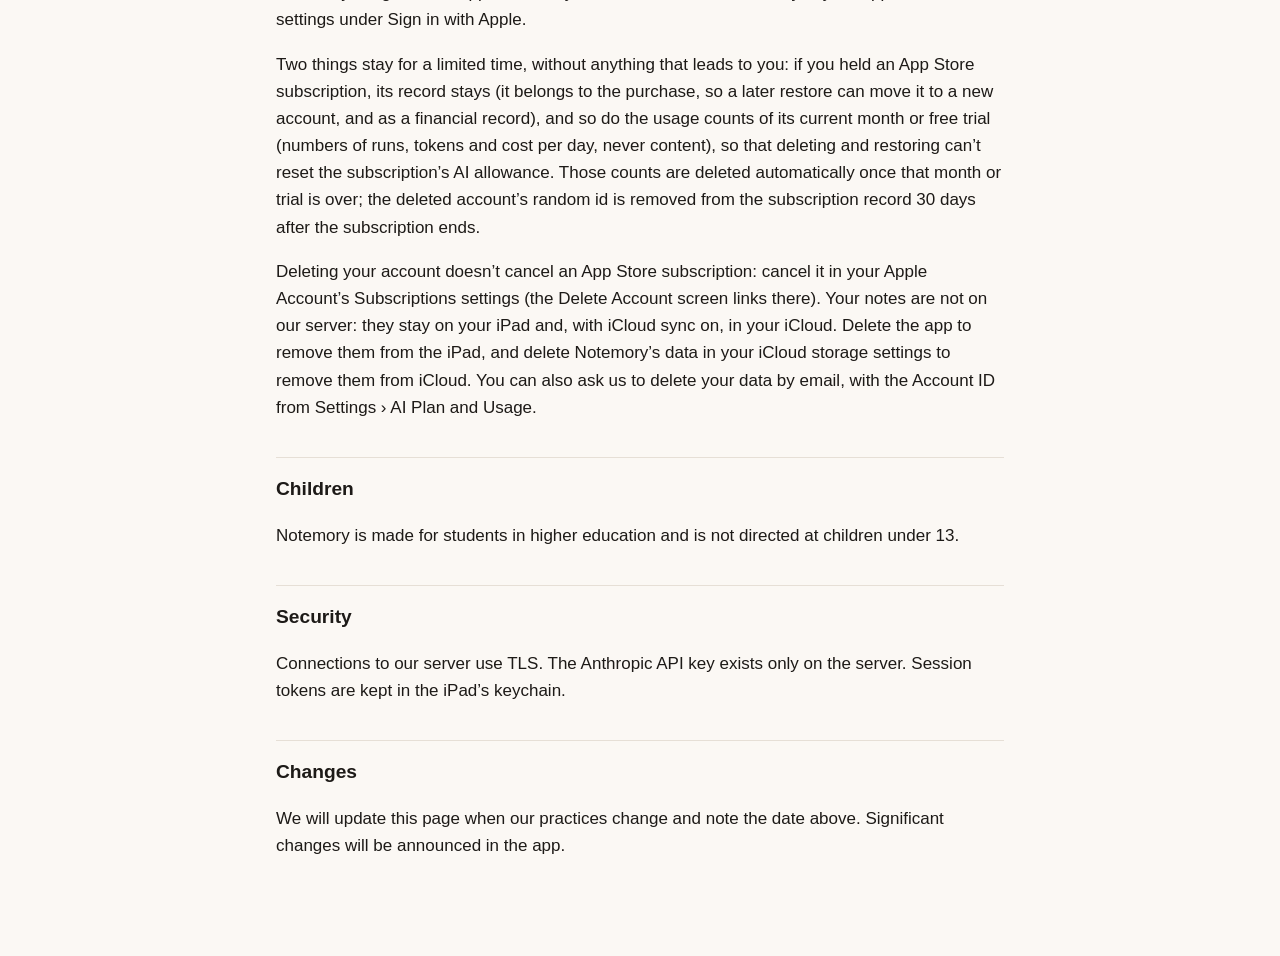
<file: en/privacy.html>
<!doctype html>
<html lang="en">
<head>
<meta charset="utf-8">
<meta name="viewport" content="width=device-width, initial-scale=1">
<title>Notemory Privacy Policy</title>
<link rel="stylesheet" href="../style.css">
</head>
<body>
<main>
<header>
  <a class="brand" href="../">Notemory</a>
  <nav><a href="terms.html">Terms of Use</a><a href="../tr/gizlilik.html" hreflang="tr">Türkçe</a></nav>
</header>

<h1>Privacy Policy</h1>
<p class="meta">Effective 21 November 2026 · Version 1.2</p>

<h2>Who we are</h2>
<p>Notemory is an iPad app published by Gokberk Şenel (Vela Systems), Prof. Dr. Ahmet Taner Kışlalı Mah., Selçuk Yula Cad., Çankaya/Ankara, Türkiye (“we”, “us”). We are the data controller for the data described here under the Turkish Personal Data Protection Law No. 6698 (KVKK) and the EU General Data Protection Regulation (GDPR). Contact: <a href="mailto:velanotemory@gmail.com">velanotemory@gmail.com</a>.</p>

<h2>The short version</h2>
<ul>
  <li>Your slides, notebooks, ink, recordings and transcripts stay on your iPad (and in your own iCloud if you turn on iCloud sync). We don’t have a copy.</li>
  <li>Lecture audio never leaves your device. Speech is turned into text on the iPad.</li>
  <li>AI features (Plus and Pro) send only the text and images a feature needs, after you accept a notice, to our server in Frankfurt and from there to Anthropic’s Claude API in the United States. We don’t store that content.</li>
  <li>There are no ads in the app. We advertise the app on Meta (Facebook, Instagram) and TikTok. Only if you allow it in Apple’s tracking prompt do those networks learn, with your device’s advertising identifier, that you installed, opened or subscribed after seeing one of our ads; if you don’t, nothing is sent to them. Your notes, recordings, transcripts and anything you write are never shared with them.</li>
  <li>You don’t give us your name. AI features use an anonymous account made on your device; signing in with Apple is optional.</li>
  <li>You can delete your account in the app at any time: Settings › Account › Delete Account.</li>
</ul>

<h2>What stays on your device</h2>
<p>Imported slides and documents, notebooks, handwriting, text boxes, stamps, images, audio recordings, transcripts, quizzes, flashcards, review history, courses, exams, assignments, study plans and settings are stored on your iPad. Search indexing, handwriting and text recognition for search (Apple Vision), speech recognition (Apple’s on-device speech engines), slide matching for imported recordings, graphing and the audio overviews’ voice are processed on the device.</p>
<p><strong>iCloud (optional).</strong> If you turn on iCloud sync, your library is stored in your own iCloud account (CloudKit and iCloud Drive) under Apple’s terms and privacy policy. We cannot read it.</p>
<p><strong>Calendars and notifications (optional).</strong> If you allow it, the app writes exams, assignments and study blocks to a Notemory calendar and reads the times (never the titles) of events in the calendars you choose, on the device. Reminders are local notifications. School calendar links you add are stored in your iPad’s keychain and downloaded directly from the school’s server; they are never sent to us.</p>

<h2>AI features (Plus and Pro)</h2>
<p>Nothing is sent before you accept the AI notice in the app. When you use an AI feature, the app sends only what that feature needs, for example: the text of your slides and transcripts (and images of slides that have little text), your typed notes and marks, images of handwriting you ask to be read, your question and the passages from your notes it is answered from, a photo or file of an exam schedule, or the text you ask the writing assistant to change. Audio is never sent.</p>
<p>This content goes to our server functions hosted by Supabase in the EU (Frankfurt, Germany, region eu-central-1) and from there to Anthropic PBC’s Claude API in the United States, which produces the answer. Our server does not store the content of requests or answers and does not write it to logs; it records only what is needed to run the service and enforce plan allowances: an anonymous user id, which feature was used and when, token counts and cost, run and batch identifiers, and error codes. Under its commercial terms, Anthropic does not use inputs and outputs of its API to train its models, and deletes them from its systems within 30 days, except content flagged for violating its Usage Policy (kept for up to 2 years) or data it must keep to comply with the law.</p>
<p><strong>Anonymous account.</strong> On the first AI use the app creates an anonymous account with Supabase Auth. Its session is stored in your iPad’s keychain. It has no name, email or password.</p>
<p><strong>Sign in with Apple (optional).</strong> If you choose Sign in with Apple in Settings › Account, Apple gives us a stable identifier for your Apple Account and an email address: your own, or a private relay address if you choose “Hide My Email”. We don’t ask Apple for your name. Supabase Auth stores them with your account so your AI plan, usage and subscription follow you to your other devices and after reinstalling. Your notes are not part of the account.</p>

<h2>Advertising measurement (Meta and TikTok)</h2>
<p>We run ads for Notemory on Meta’s platforms (Facebook, Instagram, Audience Network) and on TikTok. To learn which ads lead to installs and subscriptions, the app contains their software development kits (SDKs). Never sent to them: your notes, slides, recordings, transcripts, handwriting, questions, AI content, course or file names, your email or our account id.</p>
<p><strong>Only with your permission.</strong> After onboarding, iOS asks whether Notemory may track you (App Tracking Transparency). Only if you allow it do Meta’s and TikTok’s SDKs start, and only these events go to them, with your device’s advertising identifier (IDFA): that the app was installed or opened and that onboarding ended (from the SDKs), and that a free trial started or a subscription was bought or renewed, with its price and currency (to Meta from RevenueCat, to TikTok from our server). For this, RevenueCat stores your advertising identifier, the identifier for vendor, your IP address and Meta’s identifier for the app with your subscription. TikTok’s SDK may also send TikTok crash reports about its own code while it runs.</p>
<p><strong>If you don’t allow it</strong> (or haven’t answered yet), nothing is sent to Meta or TikTok: neither SDK starts, no advertising identifier is read, RevenueCat receives none of these identifiers, and neither RevenueCat nor our server sends them any trial, purchase or renewal. The only signal is Apple’s own: the app tells iOS which stage you reached (installed, finished onboarding, started a free trial, subscribed) as a number, and if you came from an ad, Apple’s AdAttributionKit / SKAdNetwork sends that ad network an anonymous, delayed report that doesn’t identify you or your device. This happens for everyone, whatever you answer, and nothing in it comes from us directly.</p>
<p><strong>Changing your mind.</strong> You can allow or stop tracking at any time in iPadOS Settings › Privacy &amp; Security › Tracking (or Settings › Notemory). When you stop it, the SDKs stop collecting at once and don’t start again, and RevenueCat records the change so no further trial, purchase or renewal is sent. You can also ask Meta and TikTok about data they received under their own privacy policies (<a href="https://www.facebook.com/privacy/policy/">Meta</a>, <a href="https://www.tiktok.com/legal/page/global/privacy-policy/en">TikTok</a>), which also say how long they keep it.</p>

<h2>Subscriptions</h2>
<p>Subscriptions are sold and charged by Apple through the App Store; we never see your payment details. We use RevenueCat, Inc. (United States) to manage subscriptions. RevenueCat receives your anonymous account id, the App Store transaction and subscription details (product, purchase, renewal and expiry dates, trial, country/currency) and basic app and device information needed to validate purchases. RevenueCat informs our server of subscription changes so the right plan applies to your account; our server stores the subscription’s state, product, dates, trial status and event ids (not prices or payment details).</p>

<h2>Purposes and legal bases</h2>
<table>
  <tr><th>Purpose</th><th>Data</th><th>Legal basis</th></tr>
  <tr><td>Providing AI features you ask for</td><td>Content of the request (not stored), anonymous id</td><td>Performance of the contract (GDPR Art. 6(1)(b); KVKK Art. 5(2)(c)); the AI notice is your informed choice to use these features</td></tr>
  <tr><td>Plan allowances, abuse prevention, cost control</td><td>Anonymous id, usage counts, token counts, cost</td><td>Contract; our legitimate interest in a fair and affordable service (GDPR Art. 6(1)(f); KVKK Art. 5(2)(f))</td></tr>
  <tr><td>Keeping your account on all your devices (Sign in with Apple)</td><td>Apple’s identifier for your account, the email Apple shares</td><td>Contract, at your request (GDPR Art. 6(1)(b); KVKK Art. 5(2)(c))</td></tr>
  <tr><td>Subscriptions</td><td>Anonymous id, subscription and transaction details</td><td>Contract; legal obligations for financial records (GDPR Art. 6(1)(c); KVKK Art. 5(2)(ç))</td></tr>
  <tr><td>Aggregated usage statistics to size plans</td><td>Usage counts per plan, without content</td><td>Legitimate interest</td></tr>
  <tr><td>Measuring our ads (Meta, TikTok), only if you allow tracking</td><td>Install, open, onboarding, trial, purchase and renewal events with price and currency; advertising identifier, identifier for vendor, IP address, Meta’s identifier for the app</td><td>Your consent, given in Apple’s tracking prompt and withdrawable in Settings (GDPR Art. 6(1)(a); KVKK Art. 5(1) explicit consent)</td></tr>
</table>

<h2>Transfers outside Türkiye and the EU</h2>
<p>AI requests are processed by Anthropic and subscription data by RevenueCat in the United States. If you allow tracking, advertising measurement data goes to Meta and TikTok, which process it in the United States and other countries; that transfer relies on your explicit consent. The other transfers rely on the safeguards available under KVKK Article 9 and GDPR Chapter V (such as standard contractual clauses). Our server provider stores data in the EU (Germany).</p>

<h2>How long we keep data</h2>
<p>Usage records are kept for 12 months for allowances, billing disputes and statistics, then deleted or anonymised. Subscription records are kept as long as the subscription exists and afterwards as long as the law requires. Request content is not kept by us. Data on your iPad stays until you delete it or the app. When you delete your account, see “Deleting your account” below.</p>

<h2>Your rights</h2>
<p>You can ask to access, correct, delete or receive a copy of your data, object to or restrict processing, and withdraw consent (KVKK Article 11; GDPR Articles 15–22). Because the account is anonymous, include the Account ID shown in Settings › AI Plan and Usage when you write to <a href="mailto:velanotemory@gmail.com">velanotemory@gmail.com</a>. You may also complain to the Turkish Personal Data Protection Authority (KVKK) or the data protection authority in your EU country.</p>
<h2>Deleting your account</h2>
<p>You can delete your account in the app: <strong>Settings › Account › Delete Account</strong>. This deletes at once, on our server: your account, its Apple sign-in identifier and email, your AI usage records, run and batch identifiers and any plan override, and removes your account id from our subscription event log. If you signed in with Apple, the app asks Apple to confirm and we revoke Notemory’s Sign in with Apple tokens; you can also remove Notemory in your Apple Account settings under Sign in with Apple.</p>
<p>Two things stay for a limited time, without anything that leads to you: if you held an App Store subscription, its record stays (it belongs to the purchase, so a later restore can move it to a new account, and as a financial record), and so do the usage counts of its current month or free trial (numbers of runs, tokens and cost per day, never content), so that deleting and restoring can’t reset the subscription’s AI allowance. Those counts are deleted automatically once that month or trial is over; the deleted account’s random id is removed from the subscription record 30 days after the subscription ends.</p>
<p>Deleting your account doesn’t cancel an App Store subscription: cancel it in your Apple Account’s Subscriptions settings (the Delete Account screen links there). Your notes are not on our server: they stay on your iPad and, with iCloud sync on, in your iCloud. Delete the app to remove them from the iPad, and delete Notemory’s data in your iCloud storage settings to remove them from iCloud. You can also ask us to delete your data by email, with the Account ID from Settings › AI Plan and Usage.</p>

<h2>Children</h2>
<p>Notemory is made for students in higher education and is not directed at children under 13.</p>

<h2>Security</h2>
<p>Connections to our server use TLS. The Anthropic API key exists only on the server. Session tokens are kept in the iPad’s keychain.</p>

<h2>Changes</h2>
<p>We will update this page when our practices change and note the date above. Significant changes will be announced in the app.</p>
</main>
</body>
</html>
</file>
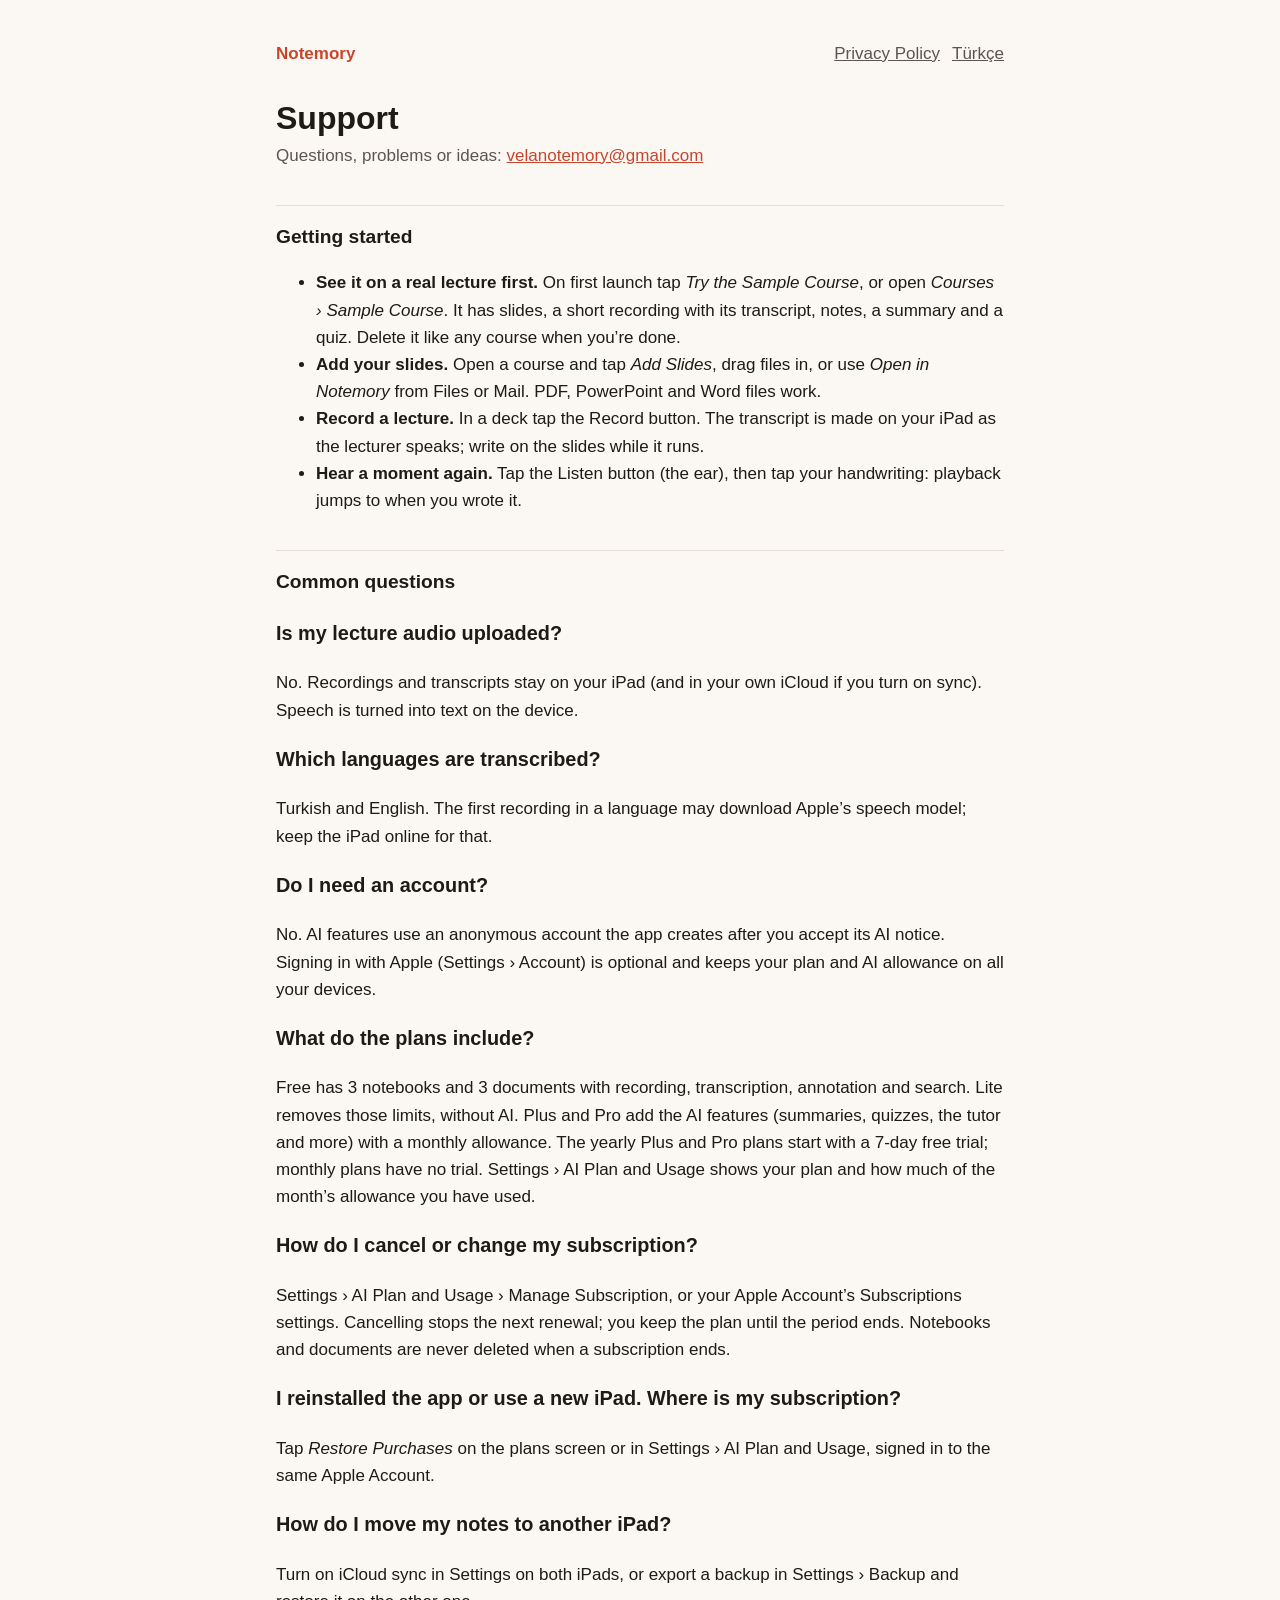
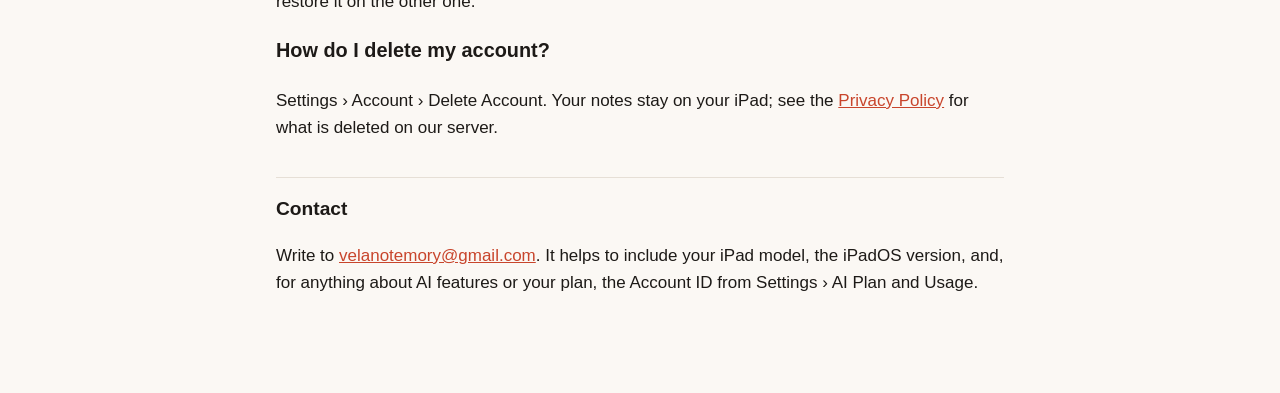
<file: en/support.html>
<!doctype html>
<html lang="en">
<head>
<meta charset="utf-8">
<meta name="viewport" content="width=device-width, initial-scale=1">
<title>Notemory Support</title>
<link rel="stylesheet" href="../style.css">
</head>
<body>
<main>
<header>
  <a class="brand" href="../">Notemory</a>
  <nav><a href="privacy.html">Privacy Policy</a><a href="../tr/destek.html" hreflang="tr">Türkçe</a></nav>
</header>

<h1>Support</h1>
<p class="meta">Questions, problems or ideas: <a href="mailto:velanotemory@gmail.com">velanotemory@gmail.com</a></p>

<h2>Getting started</h2>
<ul>
  <li><strong>See it on a real lecture first.</strong> On first launch tap <em>Try the Sample Course</em>, or open <em>Courses › Sample Course</em>. It has slides, a short recording with its transcript, notes, a summary and a quiz. Delete it like any course when you’re done.</li>
  <li><strong>Add your slides.</strong> Open a course and tap <em>Add Slides</em>, drag files in, or use <em>Open in Notemory</em> from Files or Mail. PDF, PowerPoint and Word files work.</li>
  <li><strong>Record a lecture.</strong> In a deck tap the Record button. The transcript is made on your iPad as the lecturer speaks; write on the slides while it runs.</li>
  <li><strong>Hear a moment again.</strong> Tap the Listen button (the ear), then tap your handwriting: playback jumps to when you wrote it.</li>
</ul>

<h2>Common questions</h2>
<h3>Is my lecture audio uploaded?</h3>
<p>No. Recordings and transcripts stay on your iPad (and in your own iCloud if you turn on sync). Speech is turned into text on the device.</p>
<h3>Which languages are transcribed?</h3>
<p>Turkish and English. The first recording in a language may download Apple’s speech model; keep the iPad online for that.</p>
<h3>Do I need an account?</h3>
<p>No. AI features use an anonymous account the app creates after you accept its AI notice. Signing in with Apple (Settings › Account) is optional and keeps your plan and AI allowance on all your devices.</p>
<h3>What do the plans include?</h3>
<p>Free has 3 notebooks and 3 documents with recording, transcription, annotation and search. Lite removes those limits, without AI. Plus and Pro add the AI features (summaries, quizzes, the tutor and more) with a monthly allowance. The yearly Plus and Pro plans start with a 7-day free trial; monthly plans have no trial. Settings › AI Plan and Usage shows your plan and how much of the month’s allowance you have used.</p>
<h3>How do I cancel or change my subscription?</h3>
<p>Settings › AI Plan and Usage › Manage Subscription, or your Apple Account’s Subscriptions settings. Cancelling stops the next renewal; you keep the plan until the period ends. Notebooks and documents are never deleted when a subscription ends.</p>
<h3>I reinstalled the app or use a new iPad. Where is my subscription?</h3>
<p>Tap <em>Restore Purchases</em> on the plans screen or in Settings › AI Plan and Usage, signed in to the same Apple Account.</p>
<h3>How do I move my notes to another iPad?</h3>
<p>Turn on iCloud sync in Settings on both iPads, or export a backup in Settings › Backup and restore it on the other one.</p>
<h3>How do I delete my account?</h3>
<p>Settings › Account › Delete Account. Your notes stay on your iPad; see the <a href="privacy.html">Privacy Policy</a> for what is deleted on our server.</p>

<h2>Contact</h2>
<p>Write to <a href="mailto:velanotemory@gmail.com">velanotemory@gmail.com</a>. It helps to include your iPad model, the iPadOS version, and, for anything about AI features or your plan, the Account ID from Settings › AI Plan and Usage.</p>
</main>
</body>
</html>
</file>
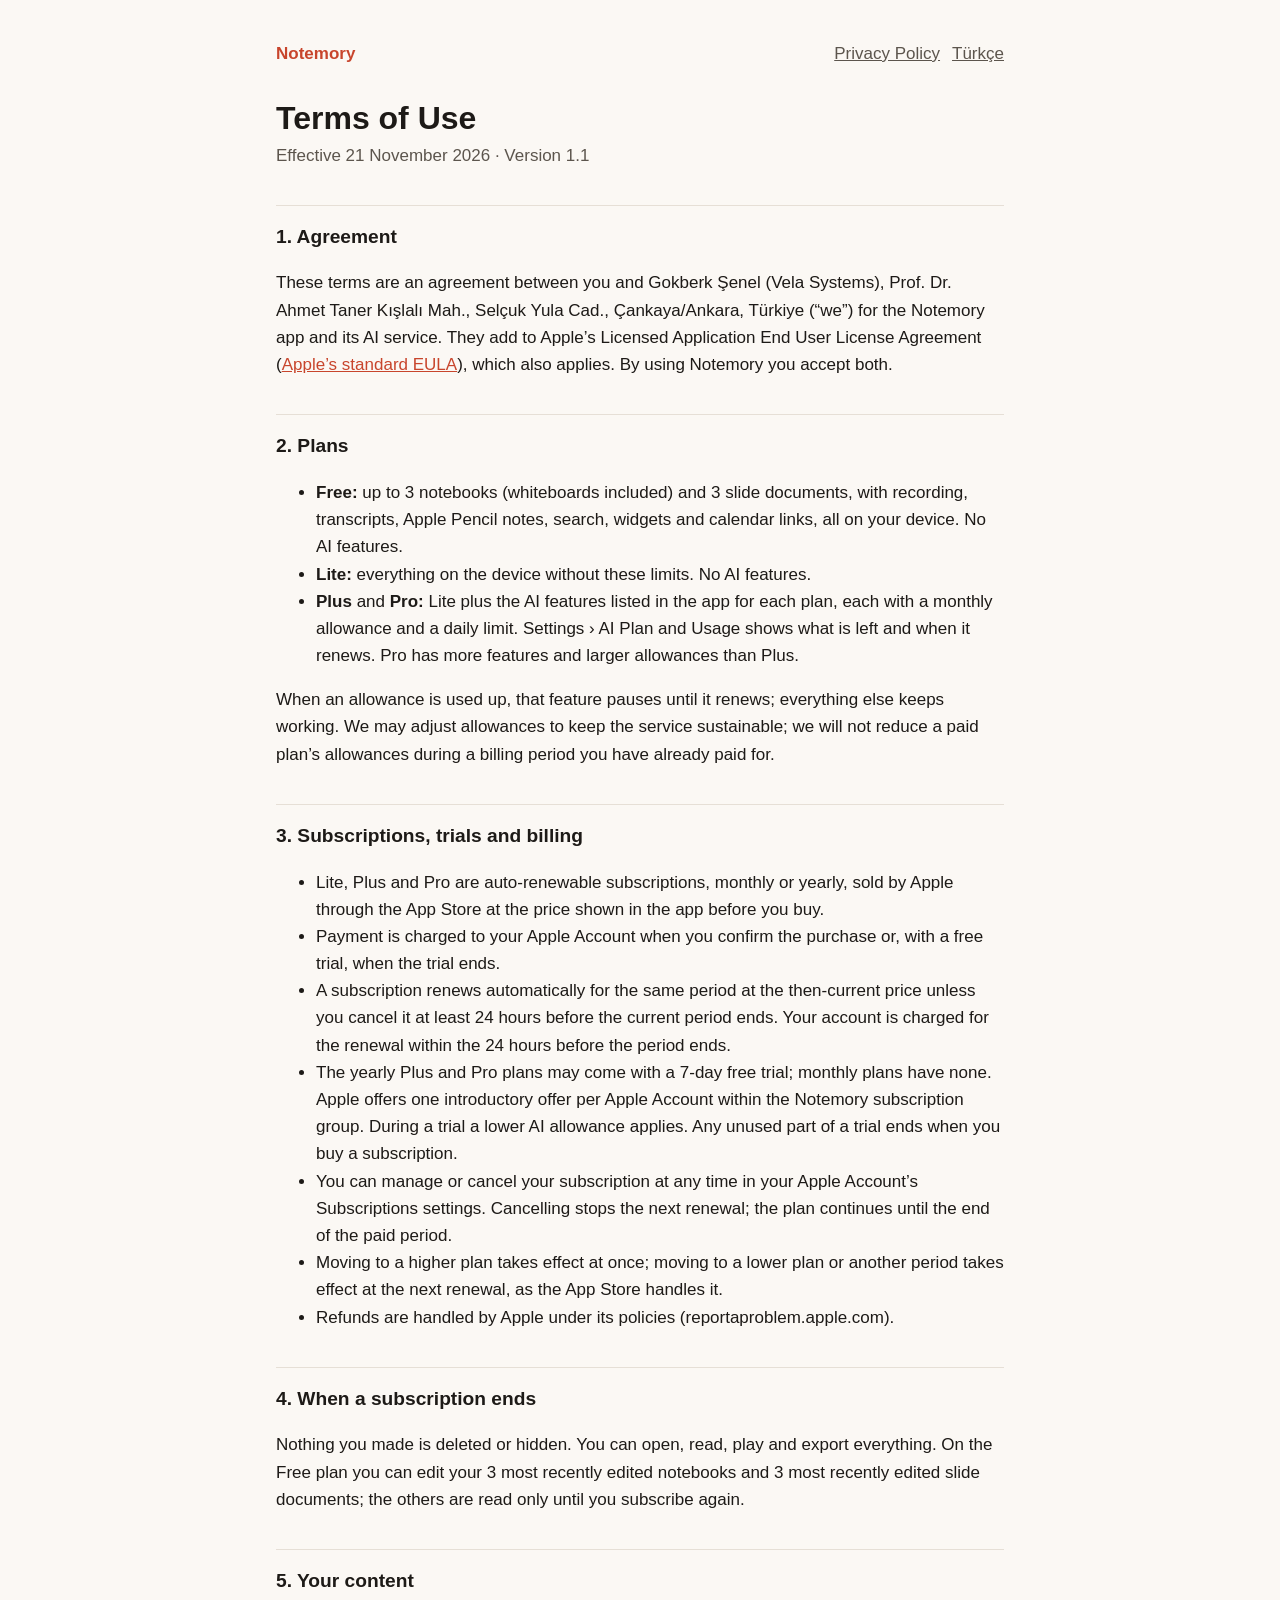
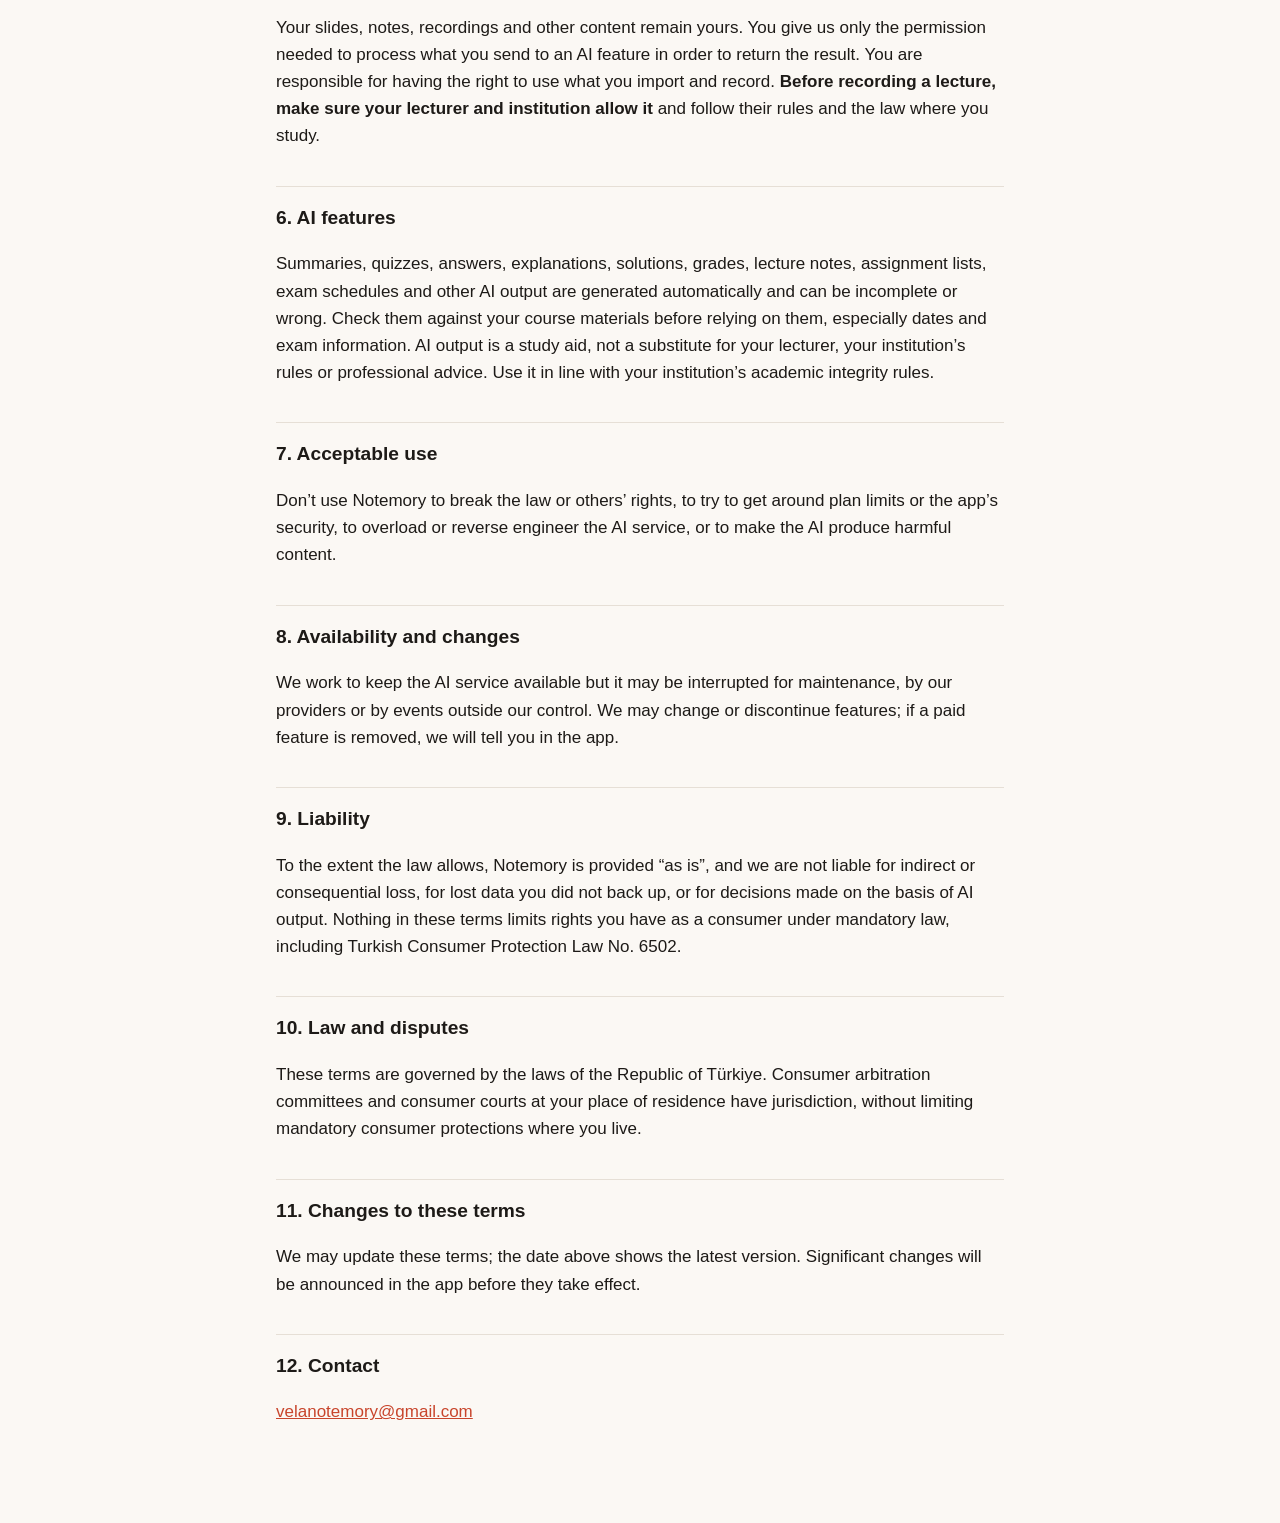
<file: en/terms.html>
<!doctype html>
<html lang="en">
<head>
<meta charset="utf-8">
<meta name="viewport" content="width=device-width, initial-scale=1">
<title>Notemory Terms of Use</title>
<link rel="stylesheet" href="../style.css">
</head>
<body>
<main>
<header>
  <a class="brand" href="../">Notemory</a>
  <nav><a href="privacy.html">Privacy Policy</a><a href="../tr/kullanim-kosullari.html" hreflang="tr">Türkçe</a></nav>
</header>

<h1>Terms of Use</h1>
<p class="meta">Effective 21 November 2026 · Version 1.1</p>

<h2>1. Agreement</h2>
<p>These terms are an agreement between you and Gokberk Şenel (Vela Systems), Prof. Dr. Ahmet Taner Kışlalı Mah., Selçuk Yula Cad., Çankaya/Ankara, Türkiye (“we”) for the Notemory app and its AI service. They add to Apple’s Licensed Application End User License Agreement (<a href="https://www.apple.com/legal/internet-services/itunes/dev/stdeula/">Apple’s standard EULA</a>), which also applies. By using Notemory you accept both.</p>

<h2>2. Plans</h2>
<ul>
  <li><strong>Free:</strong> up to 3 notebooks (whiteboards included) and 3 slide documents, with recording, transcripts, Apple Pencil notes, search, widgets and calendar links, all on your device. No AI features.</li>
  <li><strong>Lite:</strong> everything on the device without these limits. No AI features.</li>
  <li><strong>Plus</strong> and <strong>Pro:</strong> Lite plus the AI features listed in the app for each plan, each with a monthly allowance and a daily limit. Settings › AI Plan and Usage shows what is left and when it renews. Pro has more features and larger allowances than Plus.</li>
</ul>
<p>When an allowance is used up, that feature pauses until it renews; everything else keeps working. We may adjust allowances to keep the service sustainable; we will not reduce a paid plan’s allowances during a billing period you have already paid for.</p>

<h2>3. Subscriptions, trials and billing</h2>
<ul>
  <li>Lite, Plus and Pro are auto-renewable subscriptions, monthly or yearly, sold by Apple through the App Store at the price shown in the app before you buy.</li>
  <li>Payment is charged to your Apple Account when you confirm the purchase or, with a free trial, when the trial ends.</li>
  <li>A subscription renews automatically for the same period at the then-current price unless you cancel it at least 24 hours before the current period ends. Your account is charged for the renewal within the 24 hours before the period ends.</li>
  <li>The yearly Plus and Pro plans may come with a 7-day free trial; monthly plans have none. Apple offers one introductory offer per Apple Account within the Notemory subscription group. During a trial a lower AI allowance applies. Any unused part of a trial ends when you buy a subscription.</li>
  <li>You can manage or cancel your subscription at any time in your Apple Account’s Subscriptions settings. Cancelling stops the next renewal; the plan continues until the end of the paid period.</li>
  <li>Moving to a higher plan takes effect at once; moving to a lower plan or another period takes effect at the next renewal, as the App Store handles it.</li>
  <li>Refunds are handled by Apple under its policies (reportaproblem.apple.com).</li>
</ul>

<h2>4. When a subscription ends</h2>
<p>Nothing you made is deleted or hidden. You can open, read, play and export everything. On the Free plan you can edit your 3 most recently edited notebooks and 3 most recently edited slide documents; the others are read only until you subscribe again.</p>

<h2>5. Your content</h2>
<p>Your slides, notes, recordings and other content remain yours. You give us only the permission needed to process what you send to an AI feature in order to return the result. You are responsible for having the right to use what you import and record. <strong>Before recording a lecture, make sure your lecturer and institution allow it</strong> and follow their rules and the law where you study.</p>

<h2>6. AI features</h2>
<p>Summaries, quizzes, answers, explanations, solutions, grades, lecture notes, assignment lists, exam schedules and other AI output are generated automatically and can be incomplete or wrong. Check them against your course materials before relying on them, especially dates and exam information. AI output is a study aid, not a substitute for your lecturer, your institution’s rules or professional advice. Use it in line with your institution’s academic integrity rules.</p>

<h2>7. Acceptable use</h2>
<p>Don’t use Notemory to break the law or others’ rights, to try to get around plan limits or the app’s security, to overload or reverse engineer the AI service, or to make the AI produce harmful content.</p>

<h2>8. Availability and changes</h2>
<p>We work to keep the AI service available but it may be interrupted for maintenance, by our providers or by events outside our control. We may change or discontinue features; if a paid feature is removed, we will tell you in the app.</p>

<h2>9. Liability</h2>
<p>To the extent the law allows, Notemory is provided “as is”, and we are not liable for indirect or consequential loss, for lost data you did not back up, or for decisions made on the basis of AI output. Nothing in these terms limits rights you have as a consumer under mandatory law, including Turkish Consumer Protection Law No. 6502.</p>

<h2>10. Law and disputes</h2>
<p>These terms are governed by the laws of the Republic of Türkiye. Consumer arbitration committees and consumer courts at your place of residence have jurisdiction, without limiting mandatory consumer protections where you live.</p>

<h2>11. Changes to these terms</h2>
<p>We may update these terms; the date above shows the latest version. Significant changes will be announced in the app before they take effect.</p>

<h2>12. Contact</h2>
<p><a href="mailto:velanotemory@gmail.com">velanotemory@gmail.com</a></p>
</main>
</body>
</html>
</file>
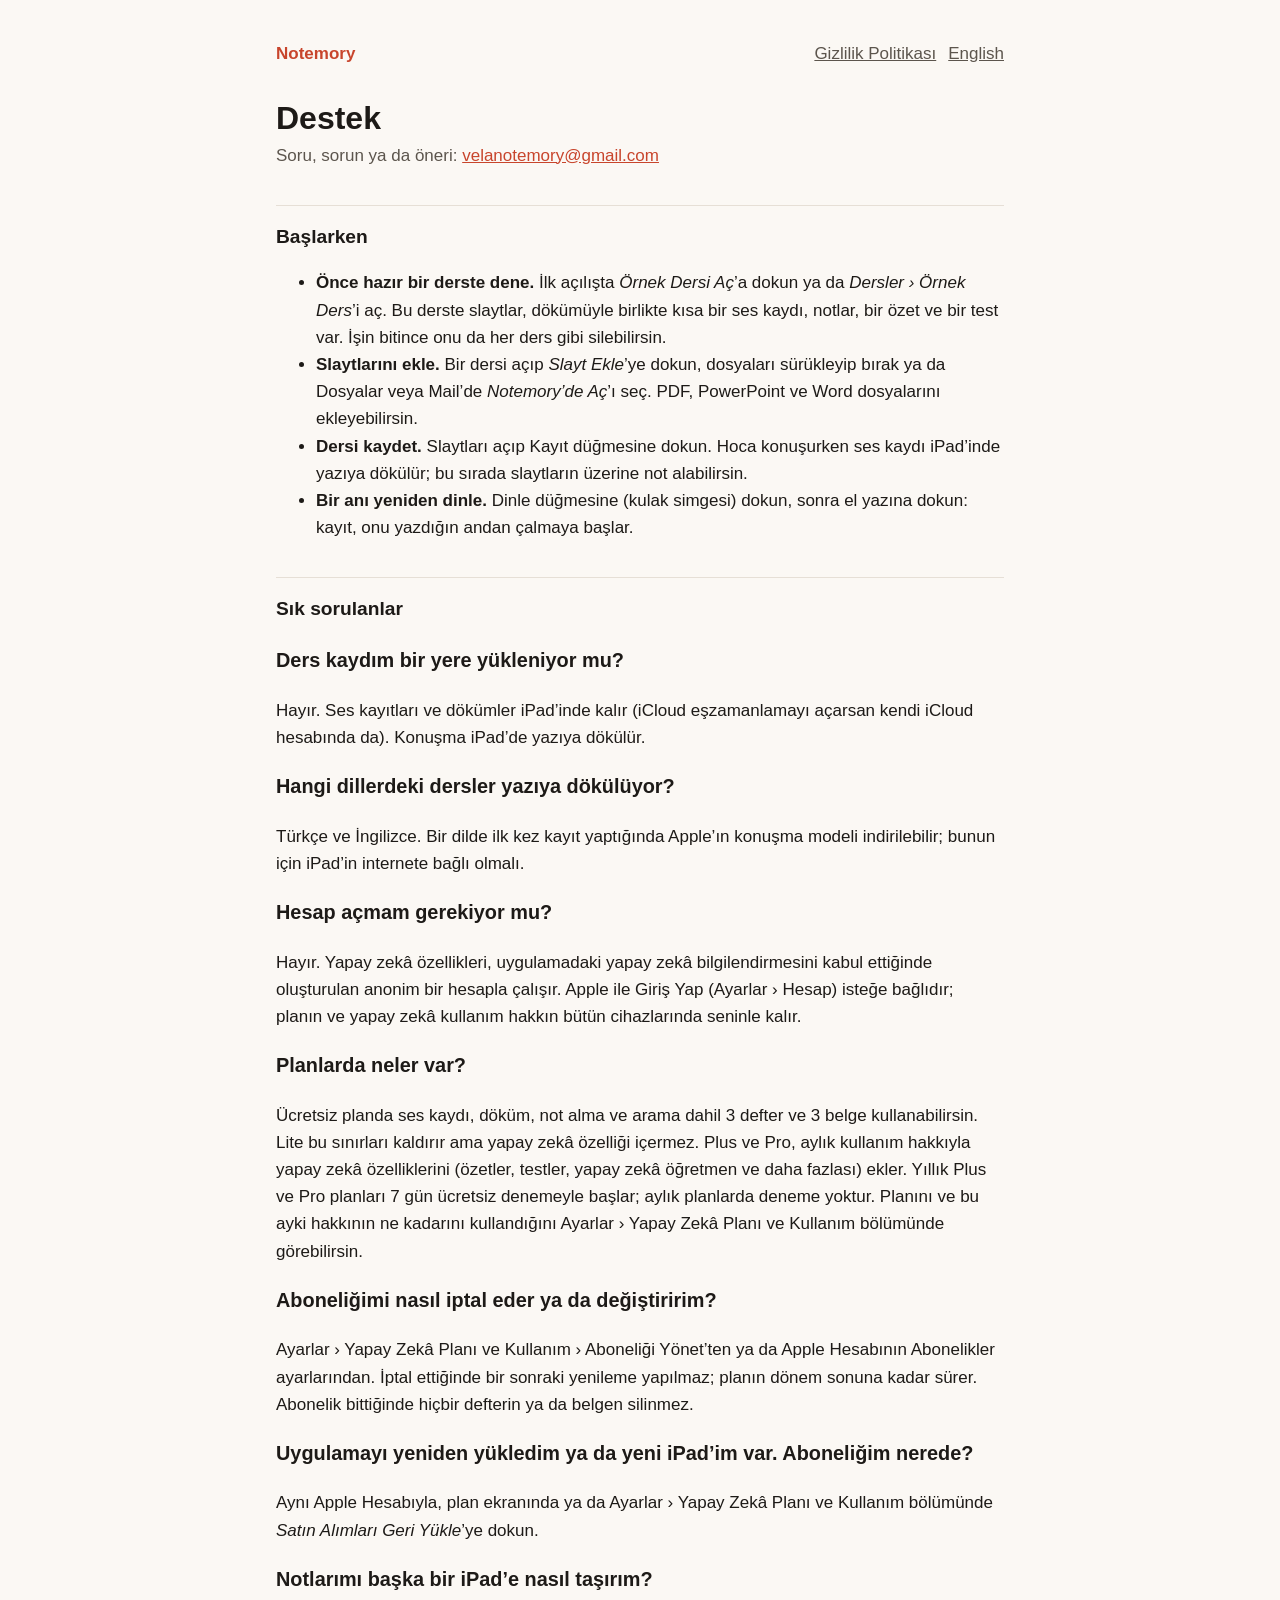
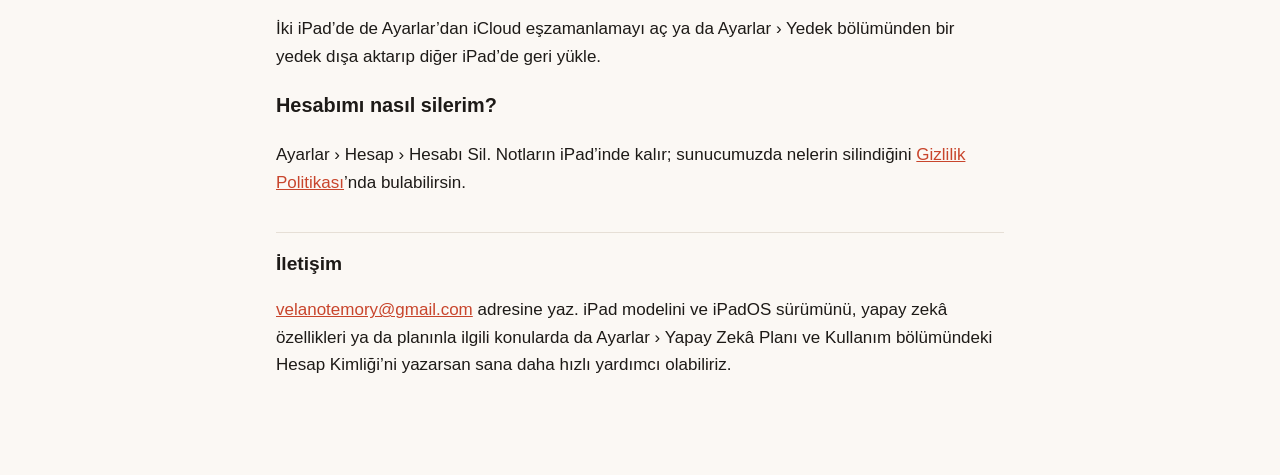
<file: tr/destek.html>
<!doctype html>
<html lang="tr">
<head>
<meta charset="utf-8">
<meta name="viewport" content="width=device-width, initial-scale=1">
<title>Notemory Destek</title>
<link rel="stylesheet" href="../style.css">
</head>
<body>
<main>
<header>
  <a class="brand" href="../">Notemory</a>
  <nav><a href="gizlilik.html">Gizlilik Politikası</a><a href="../en/support.html" hreflang="en">English</a></nav>
</header>

<h1>Destek</h1>
<p class="meta">Soru, sorun ya da öneri: <a href="mailto:velanotemory@gmail.com">velanotemory@gmail.com</a></p>

<h2>Başlarken</h2>
<ul>
  <li><strong>Önce hazır bir derste dene.</strong> İlk açılışta <em>Örnek Dersi Aç</em>’a dokun ya da <em>Dersler › Örnek Ders</em>’i aç. Bu derste slaytlar, dökümüyle birlikte kısa bir ses kaydı, notlar, bir özet ve bir test var. İşin bitince onu da her ders gibi silebilirsin.</li>
  <li><strong>Slaytlarını ekle.</strong> Bir dersi açıp <em>Slayt Ekle</em>’ye dokun, dosyaları sürükleyip bırak ya da Dosyalar veya Mail’de <em>Notemory’de Aç</em>’ı seç. PDF, PowerPoint ve Word dosyalarını ekleyebilirsin.</li>
  <li><strong>Dersi kaydet.</strong> Slaytları açıp Kayıt düğmesine dokun. Hoca konuşurken ses kaydı iPad’inde yazıya dökülür; bu sırada slaytların üzerine not alabilirsin.</li>
  <li><strong>Bir anı yeniden dinle.</strong> Dinle düğmesine (kulak simgesi) dokun, sonra el yazına dokun: kayıt, onu yazdığın andan çalmaya başlar.</li>
</ul>

<h2>Sık sorulanlar</h2>
<h3>Ders kaydım bir yere yükleniyor mu?</h3>
<p>Hayır. Ses kayıtları ve dökümler iPad’inde kalır (iCloud eşzamanlamayı açarsan kendi iCloud hesabında da). Konuşma iPad’de yazıya dökülür.</p>
<h3>Hangi dillerdeki dersler yazıya dökülüyor?</h3>
<p>Türkçe ve İngilizce. Bir dilde ilk kez kayıt yaptığında Apple’ın konuşma modeli indirilebilir; bunun için iPad’in internete bağlı olmalı.</p>
<h3>Hesap açmam gerekiyor mu?</h3>
<p>Hayır. Yapay zekâ özellikleri, uygulamadaki yapay zekâ bilgilendirmesini kabul ettiğinde oluşturulan anonim bir hesapla çalışır. Apple ile Giriş Yap (Ayarlar › Hesap) isteğe bağlıdır; planın ve yapay zekâ kullanım hakkın bütün cihazlarında seninle kalır.</p>
<h3>Planlarda neler var?</h3>
<p>Ücretsiz planda ses kaydı, döküm, not alma ve arama dahil 3 defter ve 3 belge kullanabilirsin. Lite bu sınırları kaldırır ama yapay zekâ özelliği içermez. Plus ve Pro, aylık kullanım hakkıyla yapay zekâ özelliklerini (özetler, testler, yapay zekâ öğretmen ve daha fazlası) ekler. Yıllık Plus ve Pro planları 7 gün ücretsiz denemeyle başlar; aylık planlarda deneme yoktur. Planını ve bu ayki hakkının ne kadarını kullandığını Ayarlar › Yapay Zekâ Planı ve Kullanım bölümünde görebilirsin.</p>
<h3>Aboneliğimi nasıl iptal eder ya da değiştiririm?</h3>
<p>Ayarlar › Yapay Zekâ Planı ve Kullanım › Aboneliği Yönet’ten ya da Apple Hesabının Abonelikler ayarlarından. İptal ettiğinde bir sonraki yenileme yapılmaz; planın dönem sonuna kadar sürer. Abonelik bittiğinde hiçbir defterin ya da belgen silinmez.</p>
<h3>Uygulamayı yeniden yükledim ya da yeni iPad’im var. Aboneliğim nerede?</h3>
<p>Aynı Apple Hesabıyla, plan ekranında ya da Ayarlar › Yapay Zekâ Planı ve Kullanım bölümünde <em>Satın Alımları Geri Yükle</em>’ye dokun.</p>
<h3>Notlarımı başka bir iPad’e nasıl taşırım?</h3>
<p>İki iPad’de de Ayarlar’dan iCloud eşzamanlamayı aç ya da Ayarlar › Yedek bölümünden bir yedek dışa aktarıp diğer iPad’de geri yükle.</p>
<h3>Hesabımı nasıl silerim?</h3>
<p>Ayarlar › Hesap › Hesabı Sil. Notların iPad’inde kalır; sunucumuzda nelerin silindiğini <a href="gizlilik.html">Gizlilik Politikası</a>’nda bulabilirsin.</p>

<h2>İletişim</h2>
<p><a href="mailto:velanotemory@gmail.com">velanotemory@gmail.com</a> adresine yaz. iPad modelini ve iPadOS sürümünü, yapay zekâ özellikleri ya da planınla ilgili konularda da Ayarlar › Yapay Zekâ Planı ve Kullanım bölümündeki Hesap Kimliği’ni yazarsan sana daha hızlı yardımcı olabiliriz.</p>
</main>
</body>
</html>
</file>
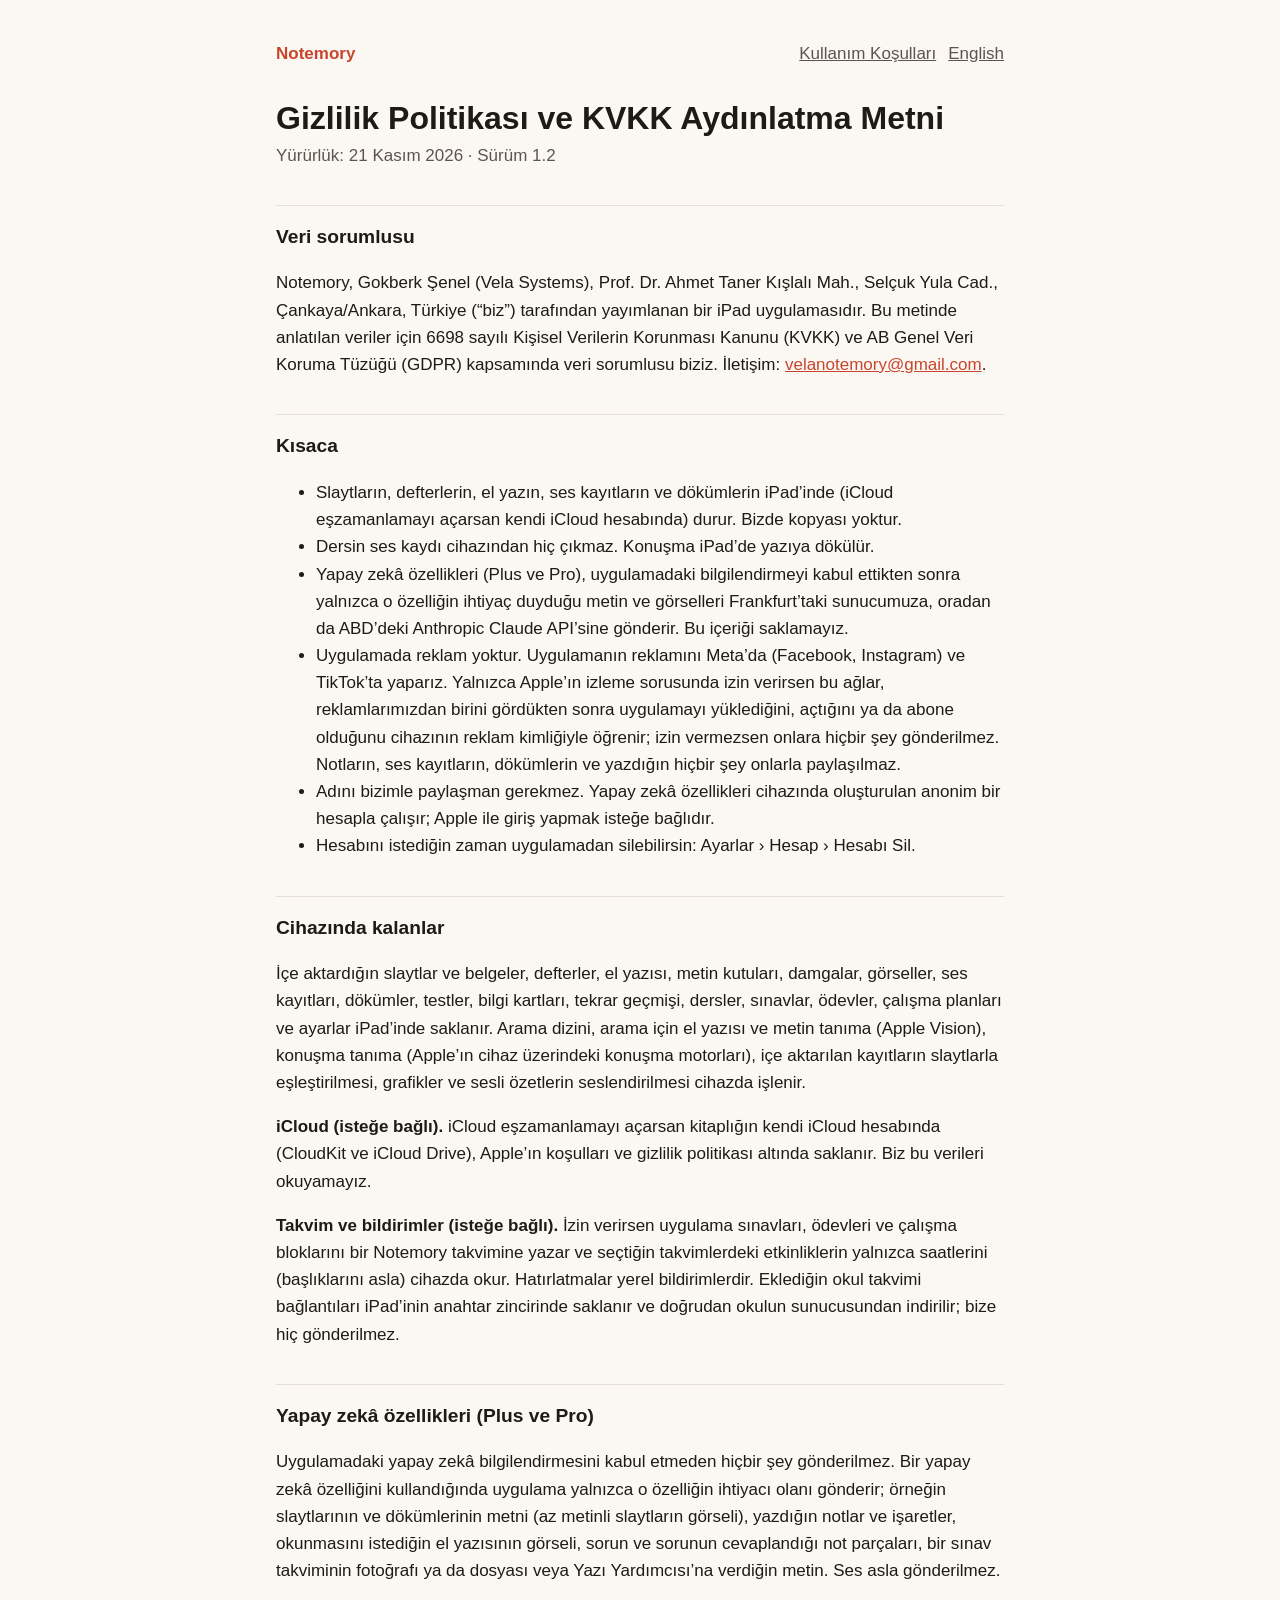
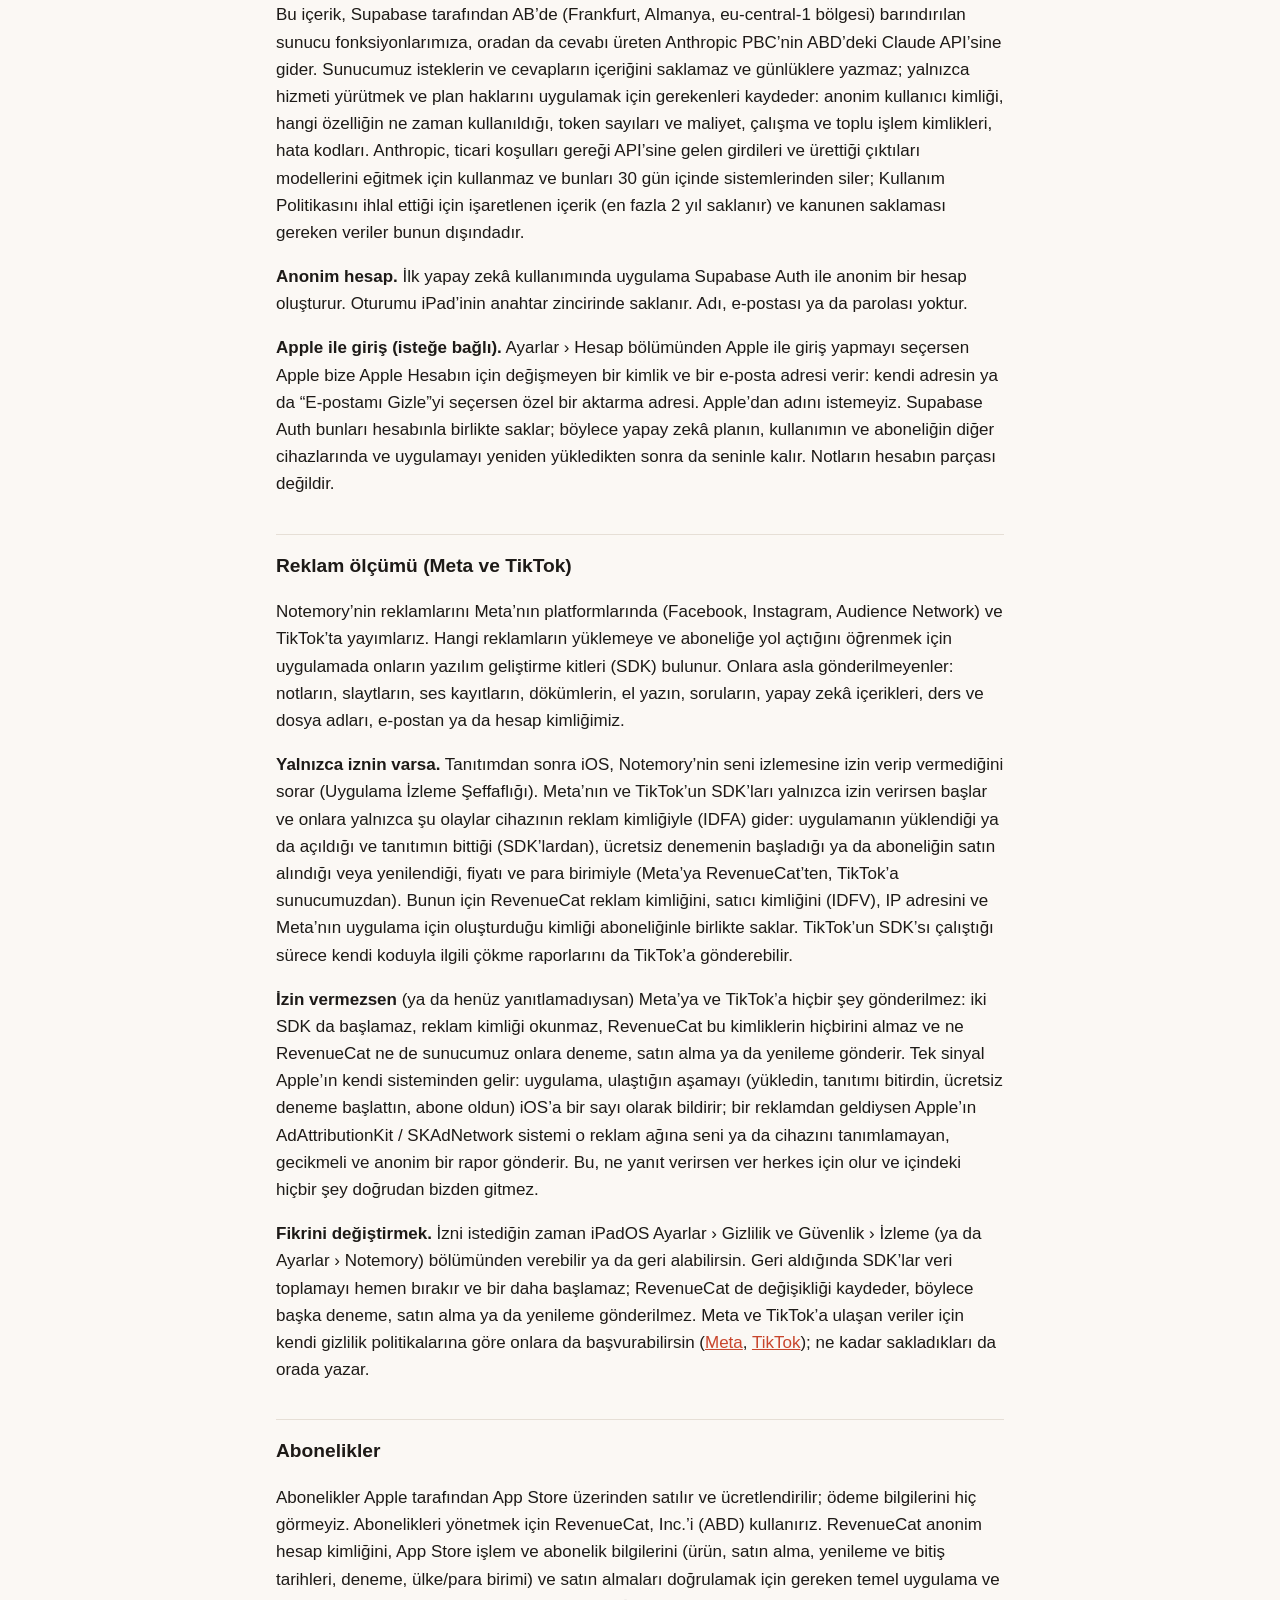
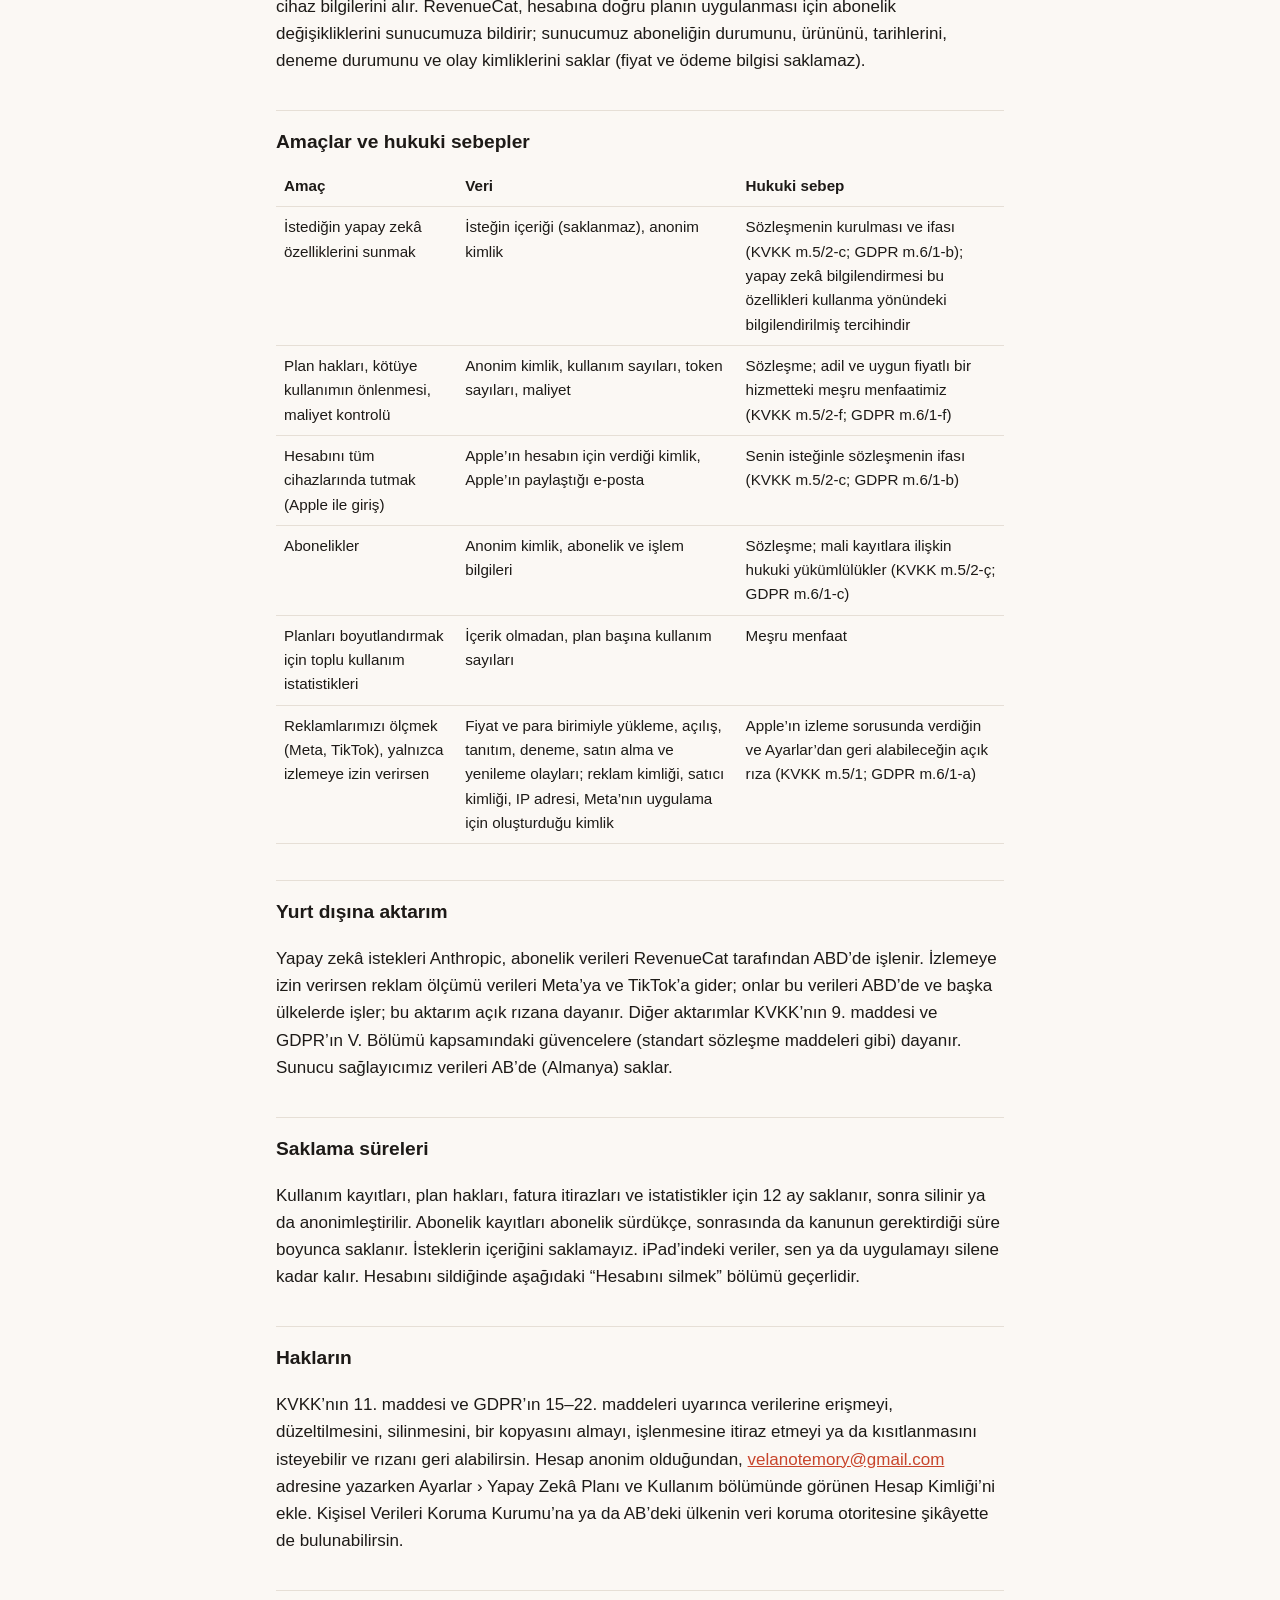
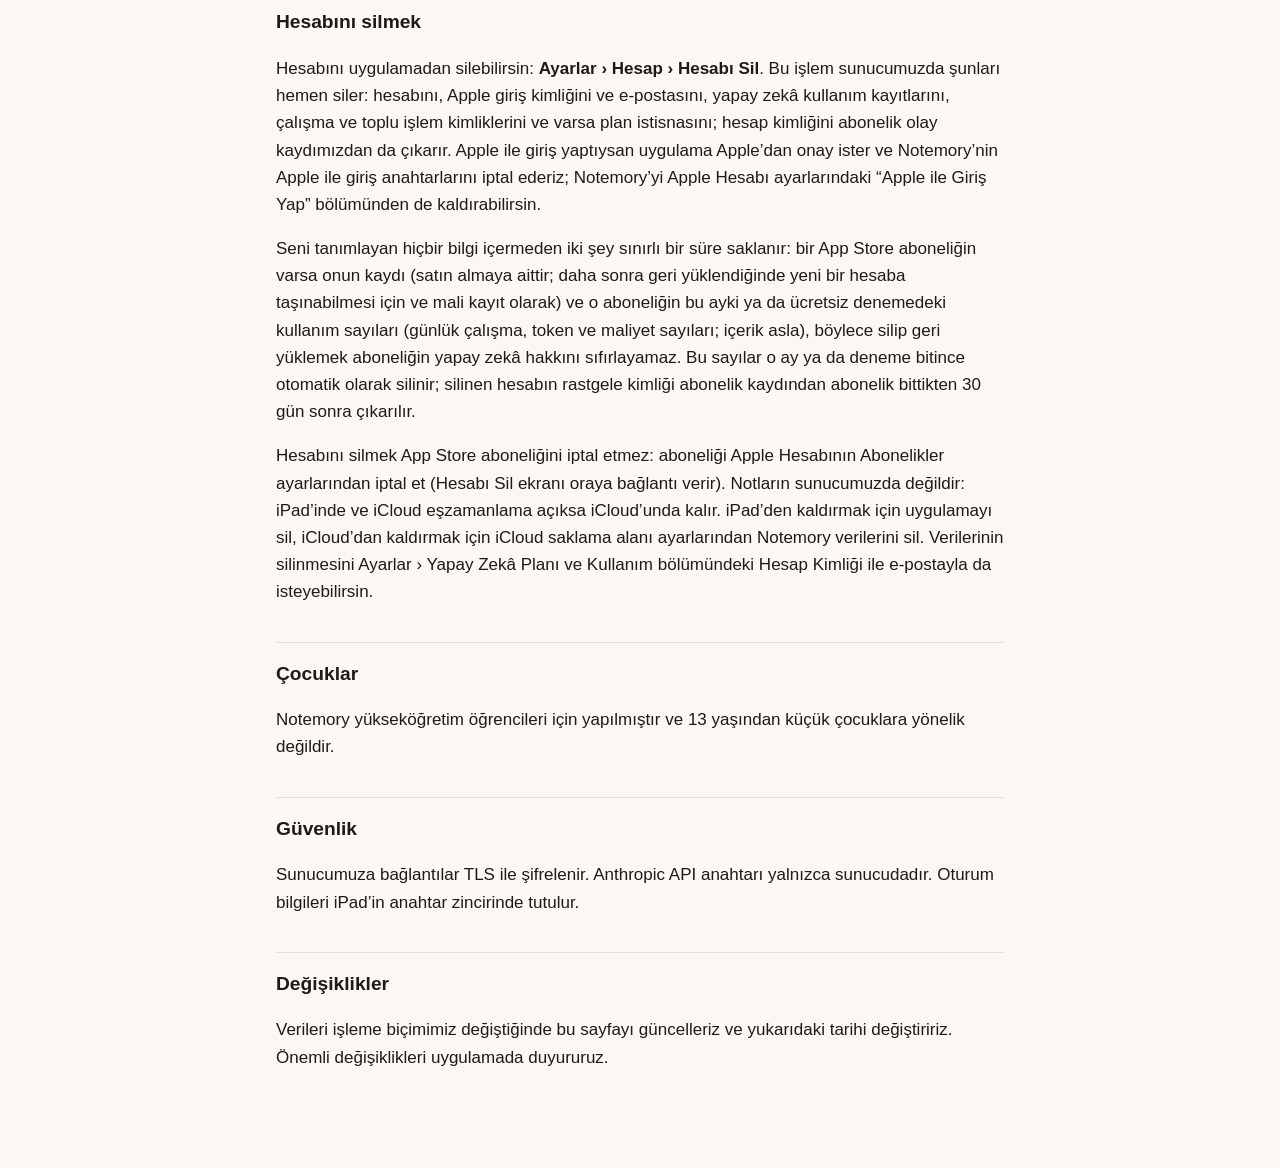
<file: tr/gizlilik.html>
<!doctype html>
<html lang="tr">
<head>
<meta charset="utf-8">
<meta name="viewport" content="width=device-width, initial-scale=1">
<title>Notemory Gizlilik Politikası</title>
<link rel="stylesheet" href="../style.css">
</head>
<body>
<main>
<header>
  <a class="brand" href="../">Notemory</a>
  <nav><a href="kullanim-kosullari.html">Kullanım Koşulları</a><a href="../en/privacy.html" hreflang="en">English</a></nav>
</header>

<h1>Gizlilik Politikası ve KVKK Aydınlatma Metni</h1>
<p class="meta">Yürürlük: 21 Kasım 2026 · Sürüm 1.2</p>

<h2>Veri sorumlusu</h2>
<p>Notemory, Gokberk Şenel (Vela Systems), Prof. Dr. Ahmet Taner Kışlalı Mah., Selçuk Yula Cad., Çankaya/Ankara, Türkiye (“biz”) tarafından yayımlanan bir iPad uygulamasıdır. Bu metinde anlatılan veriler için 6698 sayılı Kişisel Verilerin Korunması Kanunu (KVKK) ve AB Genel Veri Koruma Tüzüğü (GDPR) kapsamında veri sorumlusu biziz. İletişim: <a href="mailto:velanotemory@gmail.com">velanotemory@gmail.com</a>.</p>

<h2>Kısaca</h2>
<ul>
  <li>Slaytların, defterlerin, el yazın, ses kayıtların ve dökümlerin iPad’inde (iCloud eşzamanlamayı açarsan kendi iCloud hesabında) durur. Bizde kopyası yoktur.</li>
  <li>Dersin ses kaydı cihazından hiç çıkmaz. Konuşma iPad’de yazıya dökülür.</li>
  <li>Yapay zekâ özellikleri (Plus ve Pro), uygulamadaki bilgilendirmeyi kabul ettikten sonra yalnızca o özelliğin ihtiyaç duyduğu metin ve görselleri Frankfurt’taki sunucumuza, oradan da ABD’deki Anthropic Claude API’sine gönderir. Bu içeriği saklamayız.</li>
  <li>Uygulamada reklam yoktur. Uygulamanın reklamını Meta’da (Facebook, Instagram) ve TikTok’ta yaparız. Yalnızca Apple’ın izleme sorusunda izin verirsen bu ağlar, reklamlarımızdan birini gördükten sonra uygulamayı yüklediğini, açtığını ya da abone olduğunu cihazının reklam kimliğiyle öğrenir; izin vermezsen onlara hiçbir şey gönderilmez. Notların, ses kayıtların, dökümlerin ve yazdığın hiçbir şey onlarla paylaşılmaz.</li>
  <li>Adını bizimle paylaşman gerekmez. Yapay zekâ özellikleri cihazında oluşturulan anonim bir hesapla çalışır; Apple ile giriş yapmak isteğe bağlıdır.</li>
  <li>Hesabını istediğin zaman uygulamadan silebilirsin: Ayarlar › Hesap › Hesabı Sil.</li>
</ul>

<h2>Cihazında kalanlar</h2>
<p>İçe aktardığın slaytlar ve belgeler, defterler, el yazısı, metin kutuları, damgalar, görseller, ses kayıtları, dökümler, testler, bilgi kartları, tekrar geçmişi, dersler, sınavlar, ödevler, çalışma planları ve ayarlar iPad’inde saklanır. Arama dizini, arama için el yazısı ve metin tanıma (Apple Vision), konuşma tanıma (Apple’ın cihaz üzerindeki konuşma motorları), içe aktarılan kayıtların slaytlarla eşleştirilmesi, grafikler ve sesli özetlerin seslendirilmesi cihazda işlenir.</p>
<p><strong>iCloud (isteğe bağlı).</strong> iCloud eşzamanlamayı açarsan kitaplığın kendi iCloud hesabında (CloudKit ve iCloud Drive), Apple’ın koşulları ve gizlilik politikası altında saklanır. Biz bu verileri okuyamayız.</p>
<p><strong>Takvim ve bildirimler (isteğe bağlı).</strong> İzin verirsen uygulama sınavları, ödevleri ve çalışma bloklarını bir Notemory takvimine yazar ve seçtiğin takvimlerdeki etkinliklerin yalnızca saatlerini (başlıklarını asla) cihazda okur. Hatırlatmalar yerel bildirimlerdir. Eklediğin okul takvimi bağlantıları iPad’inin anahtar zincirinde saklanır ve doğrudan okulun sunucusundan indirilir; bize hiç gönderilmez.</p>

<h2>Yapay zekâ özellikleri (Plus ve Pro)</h2>
<p>Uygulamadaki yapay zekâ bilgilendirmesini kabul etmeden hiçbir şey gönderilmez. Bir yapay zekâ özelliğini kullandığında uygulama yalnızca o özelliğin ihtiyacı olanı gönderir; örneğin slaytlarının ve dökümlerinin metni (az metinli slaytların görseli), yazdığın notlar ve işaretler, okunmasını istediğin el yazısının görseli, sorun ve sorunun cevaplandığı not parçaları, bir sınav takviminin fotoğrafı ya da dosyası veya Yazı Yardımcısı’na verdiğin metin. Ses asla gönderilmez.</p>
<p>Bu içerik, Supabase tarafından AB’de (Frankfurt, Almanya, eu-central-1 bölgesi) barındırılan sunucu fonksiyonlarımıza, oradan da cevabı üreten Anthropic PBC’nin ABD’deki Claude API’sine gider. Sunucumuz isteklerin ve cevapların içeriğini saklamaz ve günlüklere yazmaz; yalnızca hizmeti yürütmek ve plan haklarını uygulamak için gerekenleri kaydeder: anonim kullanıcı kimliği, hangi özelliğin ne zaman kullanıldığı, token sayıları ve maliyet, çalışma ve toplu işlem kimlikleri, hata kodları. Anthropic, ticari koşulları gereği API’sine gelen girdileri ve ürettiği çıktıları modellerini eğitmek için kullanmaz ve bunları 30 gün içinde sistemlerinden siler; Kullanım Politikasını ihlal ettiği için işaretlenen içerik (en fazla 2 yıl saklanır) ve kanunen saklaması gereken veriler bunun dışındadır.</p>
<p><strong>Anonim hesap.</strong> İlk yapay zekâ kullanımında uygulama Supabase Auth ile anonim bir hesap oluşturur. Oturumu iPad’inin anahtar zincirinde saklanır. Adı, e-postası ya da parolası yoktur.</p>
<p><strong>Apple ile giriş (isteğe bağlı).</strong> Ayarlar › Hesap bölümünden Apple ile giriş yapmayı seçersen Apple bize Apple Hesabın için değişmeyen bir kimlik ve bir e-posta adresi verir: kendi adresin ya da “E-postamı Gizle”yi seçersen özel bir aktarma adresi. Apple’dan adını istemeyiz. Supabase Auth bunları hesabınla birlikte saklar; böylece yapay zekâ planın, kullanımın ve aboneliğin diğer cihazlarında ve uygulamayı yeniden yükledikten sonra da seninle kalır. Notların hesabın parçası değildir.</p>

<h2>Reklam ölçümü (Meta ve TikTok)</h2>
<p>Notemory’nin reklamlarını Meta’nın platformlarında (Facebook, Instagram, Audience Network) ve TikTok’ta yayımlarız. Hangi reklamların yüklemeye ve aboneliğe yol açtığını öğrenmek için uygulamada onların yazılım geliştirme kitleri (SDK) bulunur. Onlara asla gönderilmeyenler: notların, slaytların, ses kayıtların, dökümlerin, el yazın, soruların, yapay zekâ içerikleri, ders ve dosya adları, e-postan ya da hesap kimliğimiz.</p>
<p><strong>Yalnızca iznin varsa.</strong> Tanıtımdan sonra iOS, Notemory’nin seni izlemesine izin verip vermediğini sorar (Uygulama İzleme Şeffaflığı). Meta’nın ve TikTok’un SDK’ları yalnızca izin verirsen başlar ve onlara yalnızca şu olaylar cihazının reklam kimliğiyle (IDFA) gider: uygulamanın yüklendiği ya da açıldığı ve tanıtımın bittiği (SDK’lardan), ücretsiz denemenin başladığı ya da aboneliğin satın alındığı veya yenilendiği, fiyatı ve para birimiyle (Meta’ya RevenueCat’ten, TikTok’a sunucumuzdan). Bunun için RevenueCat reklam kimliğini, satıcı kimliğini (IDFV), IP adresini ve Meta’nın uygulama için oluşturduğu kimliği aboneliğinle birlikte saklar. TikTok’un SDK’sı çalıştığı sürece kendi koduyla ilgili çökme raporlarını da TikTok’a gönderebilir.</p>
<p><strong>İzin vermezsen</strong> (ya da henüz yanıtlamadıysan) Meta’ya ve TikTok’a hiçbir şey gönderilmez: iki SDK da başlamaz, reklam kimliği okunmaz, RevenueCat bu kimliklerin hiçbirini almaz ve ne RevenueCat ne de sunucumuz onlara deneme, satın alma ya da yenileme gönderir. Tek sinyal Apple’ın kendi sisteminden gelir: uygulama, ulaştığın aşamayı (yükledin, tanıtımı bitirdin, ücretsiz deneme başlattın, abone oldun) iOS’a bir sayı olarak bildirir; bir reklamdan geldiysen Apple’ın AdAttributionKit / SKAdNetwork sistemi o reklam ağına seni ya da cihazını tanımlamayan, gecikmeli ve anonim bir rapor gönderir. Bu, ne yanıt verirsen ver herkes için olur ve içindeki hiçbir şey doğrudan bizden gitmez.</p>
<p><strong>Fikrini değiştirmek.</strong> İzni istediğin zaman iPadOS Ayarlar › Gizlilik ve Güvenlik › İzleme (ya da Ayarlar › Notemory) bölümünden verebilir ya da geri alabilirsin. Geri aldığında SDK’lar veri toplamayı hemen bırakır ve bir daha başlamaz; RevenueCat de değişikliği kaydeder, böylece başka deneme, satın alma ya da yenileme gönderilmez. Meta ve TikTok’a ulaşan veriler için kendi gizlilik politikalarına göre onlara da başvurabilirsin (<a href="https://www.facebook.com/privacy/policy/">Meta</a>, <a href="https://www.tiktok.com/legal/page/global/privacy-policy/tr-TR">TikTok</a>); ne kadar sakladıkları da orada yazar.</p>

<h2>Abonelikler</h2>
<p>Abonelikler Apple tarafından App Store üzerinden satılır ve ücretlendirilir; ödeme bilgilerini hiç görmeyiz. Abonelikleri yönetmek için RevenueCat, Inc.’i (ABD) kullanırız. RevenueCat anonim hesap kimliğini, App Store işlem ve abonelik bilgilerini (ürün, satın alma, yenileme ve bitiş tarihleri, deneme, ülke/para birimi) ve satın almaları doğrulamak için gereken temel uygulama ve cihaz bilgilerini alır. RevenueCat, hesabına doğru planın uygulanması için abonelik değişikliklerini sunucumuza bildirir; sunucumuz aboneliğin durumunu, ürününü, tarihlerini, deneme durumunu ve olay kimliklerini saklar (fiyat ve ödeme bilgisi saklamaz).</p>

<h2>Amaçlar ve hukuki sebepler</h2>
<table>
  <tr><th>Amaç</th><th>Veri</th><th>Hukuki sebep</th></tr>
  <tr><td>İstediğin yapay zekâ özelliklerini sunmak</td><td>İsteğin içeriği (saklanmaz), anonim kimlik</td><td>Sözleşmenin kurulması ve ifası (KVKK m.5/2-c; GDPR m.6/1-b); yapay zekâ bilgilendirmesi bu özellikleri kullanma yönündeki bilgilendirilmiş tercihindir</td></tr>
  <tr><td>Plan hakları, kötüye kullanımın önlenmesi, maliyet kontrolü</td><td>Anonim kimlik, kullanım sayıları, token sayıları, maliyet</td><td>Sözleşme; adil ve uygun fiyatlı bir hizmetteki meşru menfaatimiz (KVKK m.5/2-f; GDPR m.6/1-f)</td></tr>
  <tr><td>Hesabını tüm cihazlarında tutmak (Apple ile giriş)</td><td>Apple’ın hesabın için verdiği kimlik, Apple’ın paylaştığı e-posta</td><td>Senin isteğinle sözleşmenin ifası (KVKK m.5/2-c; GDPR m.6/1-b)</td></tr>
  <tr><td>Abonelikler</td><td>Anonim kimlik, abonelik ve işlem bilgileri</td><td>Sözleşme; mali kayıtlara ilişkin hukuki yükümlülükler (KVKK m.5/2-ç; GDPR m.6/1-c)</td></tr>
  <tr><td>Planları boyutlandırmak için toplu kullanım istatistikleri</td><td>İçerik olmadan, plan başına kullanım sayıları</td><td>Meşru menfaat</td></tr>
  <tr><td>Reklamlarımızı ölçmek (Meta, TikTok), yalnızca izlemeye izin verirsen</td><td>Fiyat ve para birimiyle yükleme, açılış, tanıtım, deneme, satın alma ve yenileme olayları; reklam kimliği, satıcı kimliği, IP adresi, Meta’nın uygulama için oluşturduğu kimlik</td><td>Apple’ın izleme sorusunda verdiğin ve Ayarlar’dan geri alabileceğin açık rıza (KVKK m.5/1; GDPR m.6/1-a)</td></tr>
</table>

<h2>Yurt dışına aktarım</h2>
<p>Yapay zekâ istekleri Anthropic, abonelik verileri RevenueCat tarafından ABD’de işlenir. İzlemeye izin verirsen reklam ölçümü verileri Meta’ya ve TikTok’a gider; onlar bu verileri ABD’de ve başka ülkelerde işler; bu aktarım açık rızana dayanır. Diğer aktarımlar KVKK’nın 9. maddesi ve GDPR’ın V. Bölümü kapsamındaki güvencelere (standart sözleşme maddeleri gibi) dayanır. Sunucu sağlayıcımız verileri AB’de (Almanya) saklar.</p>

<h2>Saklama süreleri</h2>
<p>Kullanım kayıtları, plan hakları, fatura itirazları ve istatistikler için 12 ay saklanır, sonra silinir ya da anonimleştirilir. Abonelik kayıtları abonelik sürdükçe, sonrasında da kanunun gerektirdiği süre boyunca saklanır. İsteklerin içeriğini saklamayız. iPad’indeki veriler, sen ya da uygulamayı silene kadar kalır. Hesabını sildiğinde aşağıdaki “Hesabını silmek” bölümü geçerlidir.</p>

<h2>Hakların</h2>
<p>KVKK’nın 11. maddesi ve GDPR’ın 15–22. maddeleri uyarınca verilerine erişmeyi, düzeltilmesini, silinmesini, bir kopyasını almayı, işlenmesine itiraz etmeyi ya da kısıtlanmasını isteyebilir ve rızanı geri alabilirsin. Hesap anonim olduğundan, <a href="mailto:velanotemory@gmail.com">velanotemory@gmail.com</a> adresine yazarken Ayarlar › Yapay Zekâ Planı ve Kullanım bölümünde görünen Hesap Kimliği’ni ekle. Kişisel Verileri Koruma Kurumu’na ya da AB’deki ülkenin veri koruma otoritesine şikâyette de bulunabilirsin.</p>
<h2>Hesabını silmek</h2>
<p>Hesabını uygulamadan silebilirsin: <strong>Ayarlar › Hesap › Hesabı Sil</strong>. Bu işlem sunucumuzda şunları hemen siler: hesabını, Apple giriş kimliğini ve e-postasını, yapay zekâ kullanım kayıtlarını, çalışma ve toplu işlem kimliklerini ve varsa plan istisnasını; hesap kimliğini abonelik olay kaydımızdan da çıkarır. Apple ile giriş yaptıysan uygulama Apple’dan onay ister ve Notemory’nin Apple ile giriş anahtarlarını iptal ederiz; Notemory’yi Apple Hesabı ayarlarındaki “Apple ile Giriş Yap” bölümünden de kaldırabilirsin.</p>
<p>Seni tanımlayan hiçbir bilgi içermeden iki şey sınırlı bir süre saklanır: bir App Store aboneliğin varsa onun kaydı (satın almaya aittir; daha sonra geri yüklendiğinde yeni bir hesaba taşınabilmesi için ve mali kayıt olarak) ve o aboneliğin bu ayki ya da ücretsiz denemedeki kullanım sayıları (günlük çalışma, token ve maliyet sayıları; içerik asla), böylece silip geri yüklemek aboneliğin yapay zekâ hakkını sıfırlayamaz. Bu sayılar o ay ya da deneme bitince otomatik olarak silinir; silinen hesabın rastgele kimliği abonelik kaydından abonelik bittikten 30 gün sonra çıkarılır.</p>
<p>Hesabını silmek App Store aboneliğini iptal etmez: aboneliği Apple Hesabının Abonelikler ayarlarından iptal et (Hesabı Sil ekranı oraya bağlantı verir). Notların sunucumuzda değildir: iPad’inde ve iCloud eşzamanlama açıksa iCloud’unda kalır. iPad’den kaldırmak için uygulamayı sil, iCloud’dan kaldırmak için iCloud saklama alanı ayarlarından Notemory verilerini sil. Verilerinin silinmesini Ayarlar › Yapay Zekâ Planı ve Kullanım bölümündeki Hesap Kimliği ile e-postayla da isteyebilirsin.</p>

<h2>Çocuklar</h2>
<p>Notemory yükseköğretim öğrencileri için yapılmıştır ve 13 yaşından küçük çocuklara yönelik değildir.</p>

<h2>Güvenlik</h2>
<p>Sunucumuza bağlantılar TLS ile şifrelenir. Anthropic API anahtarı yalnızca sunucudadır. Oturum bilgileri iPad’in anahtar zincirinde tutulur.</p>

<h2>Değişiklikler</h2>
<p>Verileri işleme biçimimiz değiştiğinde bu sayfayı güncelleriz ve yukarıdaki tarihi değiştiririz. Önemli değişiklikleri uygulamada duyururuz.</p>
</main>
</body>
</html>
</file>
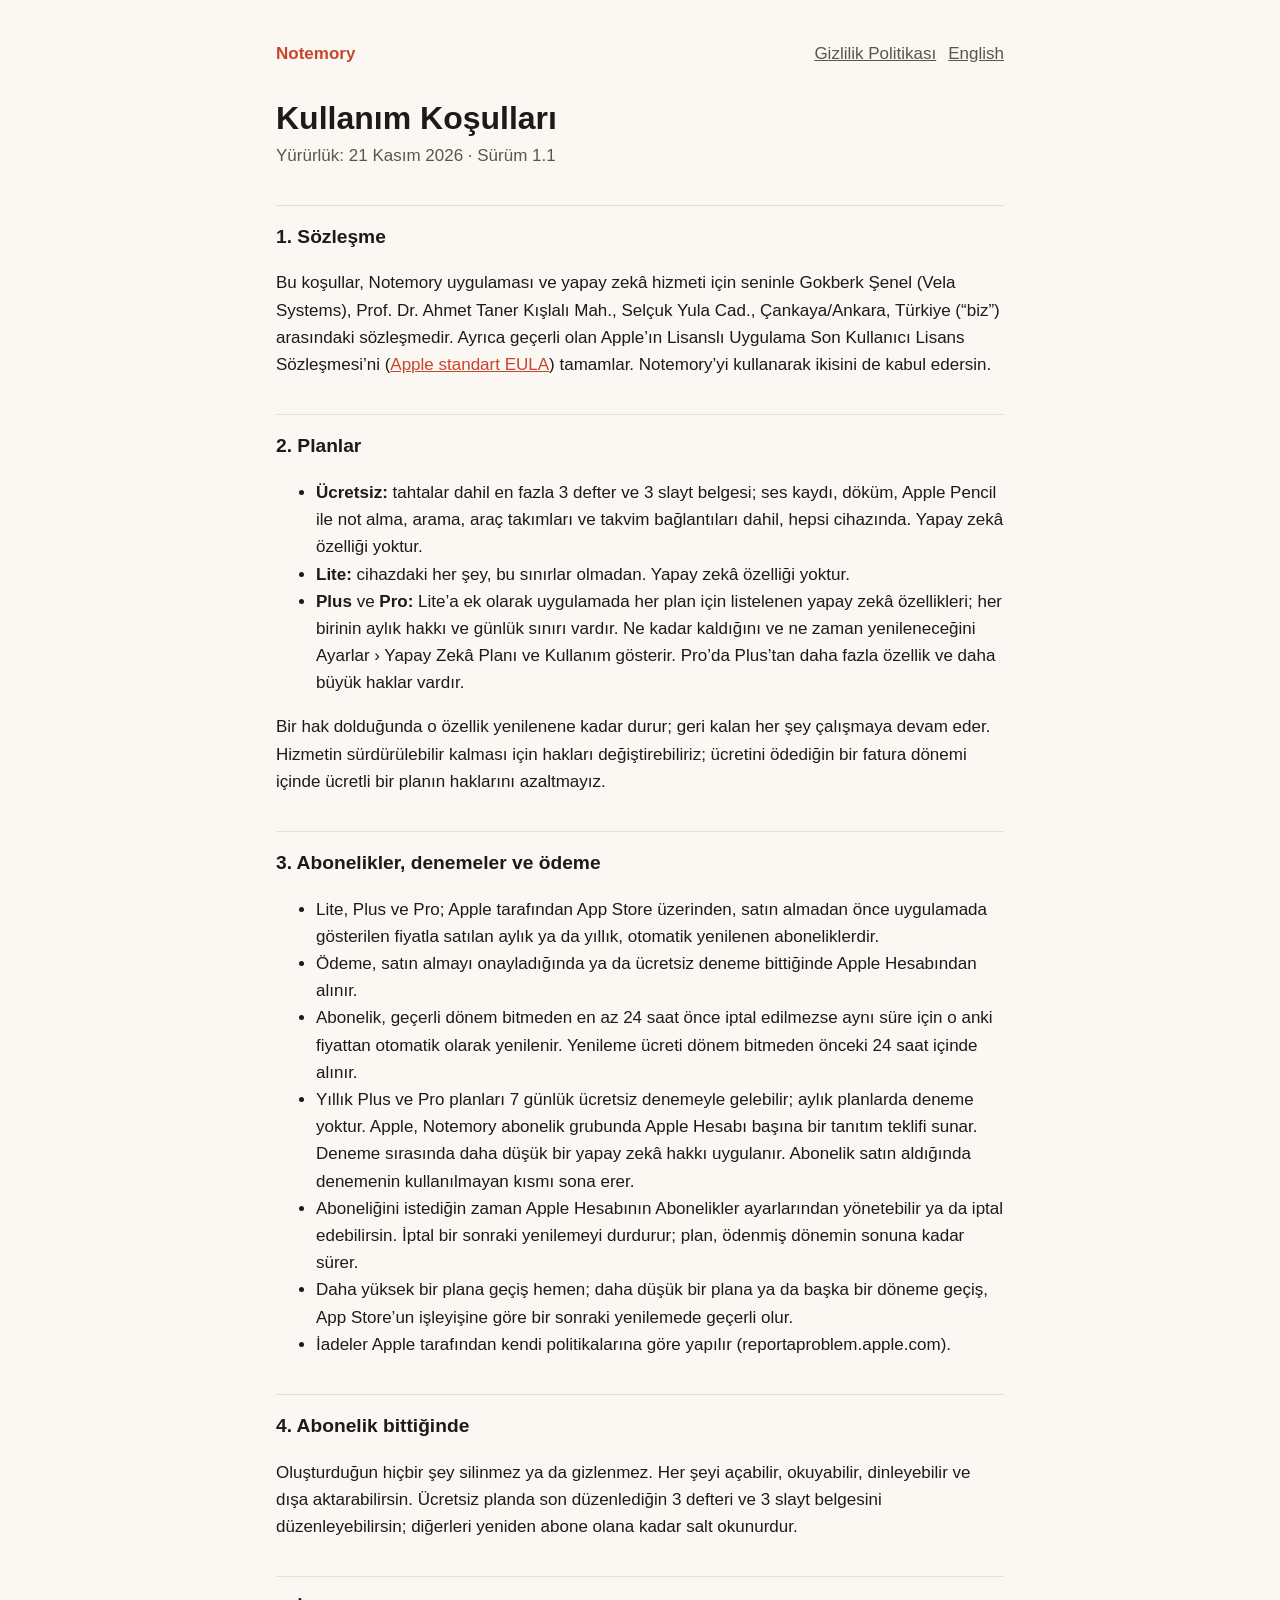
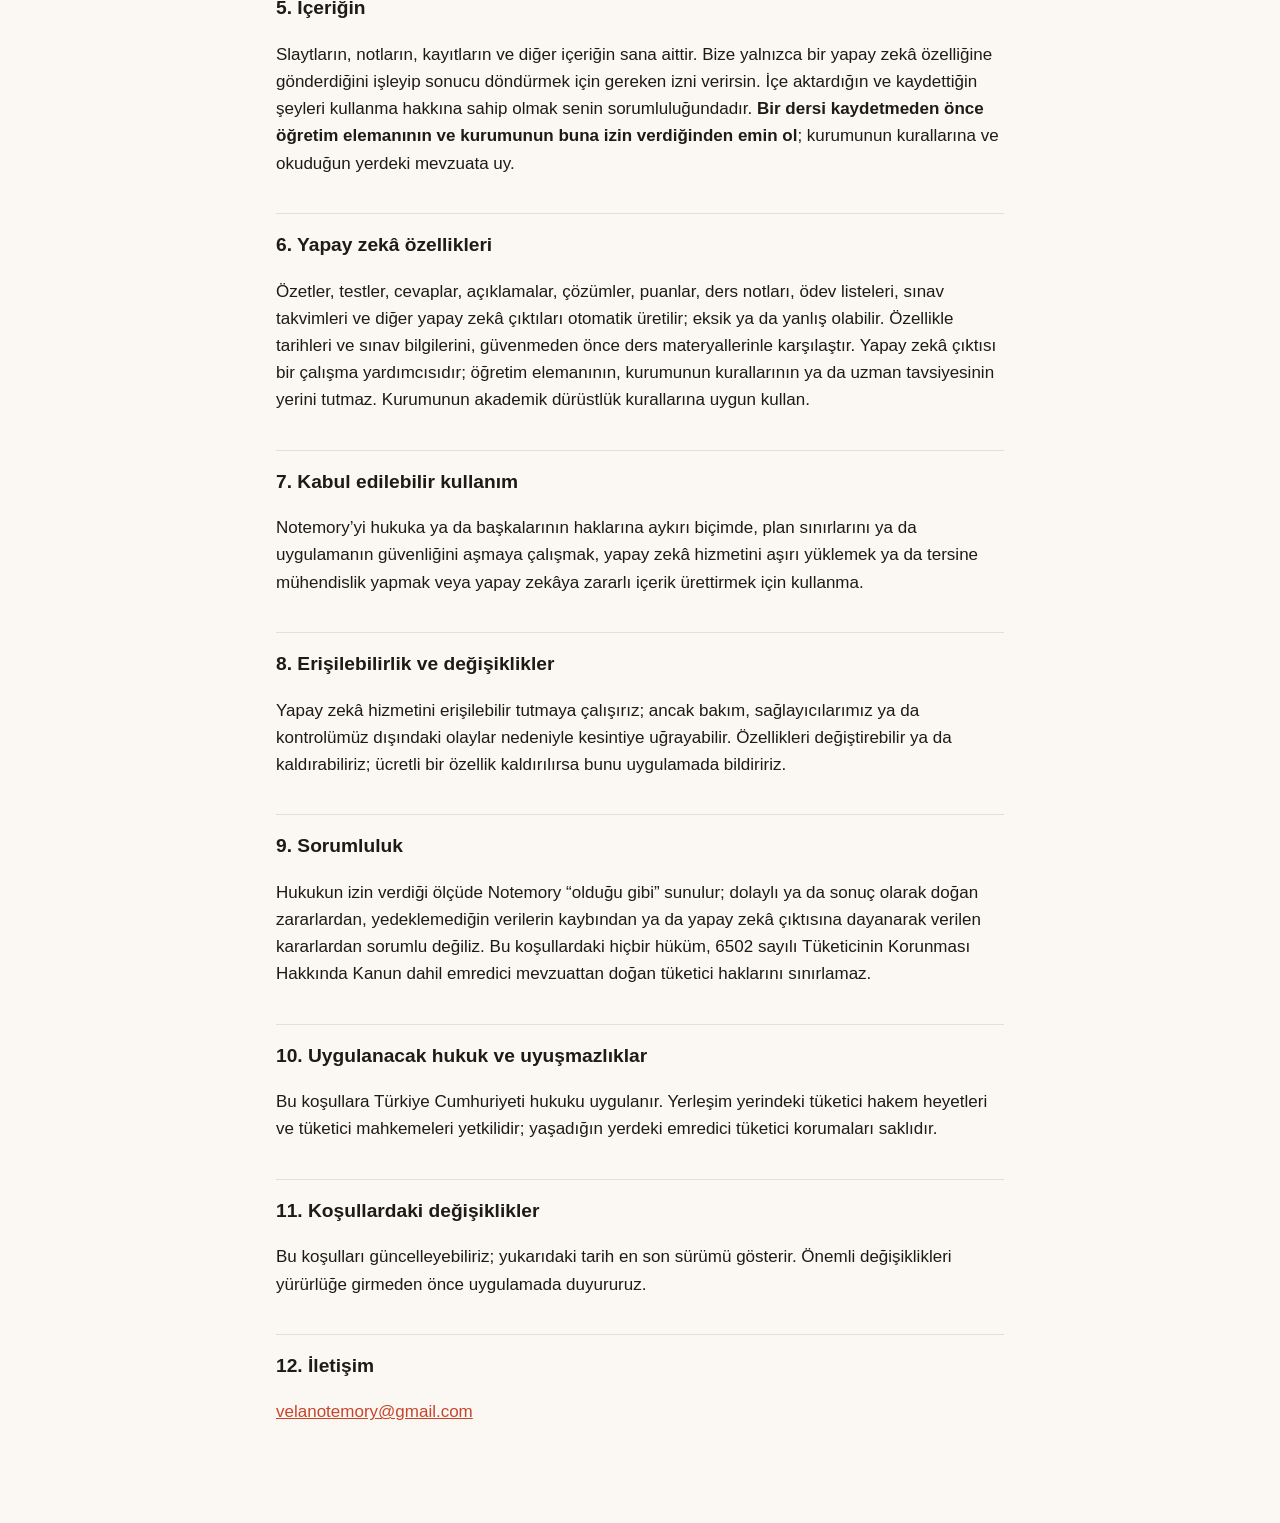
<file: tr/kullanim-kosullari.html>
<!doctype html>
<html lang="tr">
<head>
<meta charset="utf-8">
<meta name="viewport" content="width=device-width, initial-scale=1">
<title>Notemory Kullanım Koşulları</title>
<link rel="stylesheet" href="../style.css">
</head>
<body>
<main>
<header>
  <a class="brand" href="../">Notemory</a>
  <nav><a href="gizlilik.html">Gizlilik Politikası</a><a href="../en/terms.html" hreflang="en">English</a></nav>
</header>

<h1>Kullanım Koşulları</h1>
<p class="meta">Yürürlük: 21 Kasım 2026 · Sürüm 1.1</p>

<h2>1. Sözleşme</h2>
<p>Bu koşullar, Notemory uygulaması ve yapay zekâ hizmeti için seninle Gokberk Şenel (Vela Systems), Prof. Dr. Ahmet Taner Kışlalı Mah., Selçuk Yula Cad., Çankaya/Ankara, Türkiye (“biz”) arasındaki sözleşmedir. Ayrıca geçerli olan Apple’ın Lisanslı Uygulama Son Kullanıcı Lisans Sözleşmesi’ni (<a href="https://www.apple.com/legal/internet-services/itunes/dev/stdeula/">Apple standart EULA</a>) tamamlar. Notemory’yi kullanarak ikisini de kabul edersin.</p>

<h2>2. Planlar</h2>
<ul>
  <li><strong>Ücretsiz:</strong> tahtalar dahil en fazla 3 defter ve 3 slayt belgesi; ses kaydı, döküm, Apple Pencil ile not alma, arama, araç takımları ve takvim bağlantıları dahil, hepsi cihazında. Yapay zekâ özelliği yoktur.</li>
  <li><strong>Lite:</strong> cihazdaki her şey, bu sınırlar olmadan. Yapay zekâ özelliği yoktur.</li>
  <li><strong>Plus</strong> ve <strong>Pro:</strong> Lite’a ek olarak uygulamada her plan için listelenen yapay zekâ özellikleri; her birinin aylık hakkı ve günlük sınırı vardır. Ne kadar kaldığını ve ne zaman yenileneceğini Ayarlar › Yapay Zekâ Planı ve Kullanım gösterir. Pro’da Plus’tan daha fazla özellik ve daha büyük haklar vardır.</li>
</ul>
<p>Bir hak dolduğunda o özellik yenilenene kadar durur; geri kalan her şey çalışmaya devam eder. Hizmetin sürdürülebilir kalması için hakları değiştirebiliriz; ücretini ödediğin bir fatura dönemi içinde ücretli bir planın haklarını azaltmayız.</p>

<h2>3. Abonelikler, denemeler ve ödeme</h2>
<ul>
  <li>Lite, Plus ve Pro; Apple tarafından App Store üzerinden, satın almadan önce uygulamada gösterilen fiyatla satılan aylık ya da yıllık, otomatik yenilenen aboneliklerdir.</li>
  <li>Ödeme, satın almayı onayladığında ya da ücretsiz deneme bittiğinde Apple Hesabından alınır.</li>
  <li>Abonelik, geçerli dönem bitmeden en az 24 saat önce iptal edilmezse aynı süre için o anki fiyattan otomatik olarak yenilenir. Yenileme ücreti dönem bitmeden önceki 24 saat içinde alınır.</li>
  <li>Yıllık Plus ve Pro planları 7 günlük ücretsiz denemeyle gelebilir; aylık planlarda deneme yoktur. Apple, Notemory abonelik grubunda Apple Hesabı başına bir tanıtım teklifi sunar. Deneme sırasında daha düşük bir yapay zekâ hakkı uygulanır. Abonelik satın aldığında denemenin kullanılmayan kısmı sona erer.</li>
  <li>Aboneliğini istediğin zaman Apple Hesabının Abonelikler ayarlarından yönetebilir ya da iptal edebilirsin. İptal bir sonraki yenilemeyi durdurur; plan, ödenmiş dönemin sonuna kadar sürer.</li>
  <li>Daha yüksek bir plana geçiş hemen; daha düşük bir plana ya da başka bir döneme geçiş, App Store’un işleyişine göre bir sonraki yenilemede geçerli olur.</li>
  <li>İadeler Apple tarafından kendi politikalarına göre yapılır (reportaproblem.apple.com).</li>
</ul>

<h2>4. Abonelik bittiğinde</h2>
<p>Oluşturduğun hiçbir şey silinmez ya da gizlenmez. Her şeyi açabilir, okuyabilir, dinleyebilir ve dışa aktarabilirsin. Ücretsiz planda son düzenlediğin 3 defteri ve 3 slayt belgesini düzenleyebilirsin; diğerleri yeniden abone olana kadar salt okunurdur.</p>

<h2>5. İçeriğin</h2>
<p>Slaytların, notların, kayıtların ve diğer içeriğin sana aittir. Bize yalnızca bir yapay zekâ özelliğine gönderdiğini işleyip sonucu döndürmek için gereken izni verirsin. İçe aktardığın ve kaydettiğin şeyleri kullanma hakkına sahip olmak senin sorumluluğundadır. <strong>Bir dersi kaydetmeden önce öğretim elemanının ve kurumunun buna izin verdiğinden emin ol</strong>; kurumunun kurallarına ve okuduğun yerdeki mevzuata uy.</p>

<h2>6. Yapay zekâ özellikleri</h2>
<p>Özetler, testler, cevaplar, açıklamalar, çözümler, puanlar, ders notları, ödev listeleri, sınav takvimleri ve diğer yapay zekâ çıktıları otomatik üretilir; eksik ya da yanlış olabilir. Özellikle tarihleri ve sınav bilgilerini, güvenmeden önce ders materyallerinle karşılaştır. Yapay zekâ çıktısı bir çalışma yardımcısıdır; öğretim elemanının, kurumunun kurallarının ya da uzman tavsiyesinin yerini tutmaz. Kurumunun akademik dürüstlük kurallarına uygun kullan.</p>

<h2>7. Kabul edilebilir kullanım</h2>
<p>Notemory’yi hukuka ya da başkalarının haklarına aykırı biçimde, plan sınırlarını ya da uygulamanın güvenliğini aşmaya çalışmak, yapay zekâ hizmetini aşırı yüklemek ya da tersine mühendislik yapmak veya yapay zekâya zararlı içerik ürettirmek için kullanma.</p>

<h2>8. Erişilebilirlik ve değişiklikler</h2>
<p>Yapay zekâ hizmetini erişilebilir tutmaya çalışırız; ancak bakım, sağlayıcılarımız ya da kontrolümüz dışındaki olaylar nedeniyle kesintiye uğrayabilir. Özellikleri değiştirebilir ya da kaldırabiliriz; ücretli bir özellik kaldırılırsa bunu uygulamada bildiririz.</p>

<h2>9. Sorumluluk</h2>
<p>Hukukun izin verdiği ölçüde Notemory “olduğu gibi” sunulur; dolaylı ya da sonuç olarak doğan zararlardan, yedeklemediğin verilerin kaybından ya da yapay zekâ çıktısına dayanarak verilen kararlardan sorumlu değiliz. Bu koşullardaki hiçbir hüküm, 6502 sayılı Tüketicinin Korunması Hakkında Kanun dahil emredici mevzuattan doğan tüketici haklarını sınırlamaz.</p>

<h2>10. Uygulanacak hukuk ve uyuşmazlıklar</h2>
<p>Bu koşullara Türkiye Cumhuriyeti hukuku uygulanır. Yerleşim yerindeki tüketici hakem heyetleri ve tüketici mahkemeleri yetkilidir; yaşadığın yerdeki emredici tüketici korumaları saklıdır.</p>

<h2>11. Koşullardaki değişiklikler</h2>
<p>Bu koşulları güncelleyebiliriz; yukarıdaki tarih en son sürümü gösterir. Önemli değişiklikleri yürürlüğe girmeden önce uygulamada duyururuz.</p>

<h2>12. İletişim</h2>
<p><a href="mailto:velanotemory@gmail.com">velanotemory@gmail.com</a></p>
</main>
</body>
</html>
</file>
<file: assets/site.css>
/* Notemory landing page. The app's own tokens (Theme+Standard.swift): coral accent, warm light and
   deep dark backgrounds, Bricolage Grotesque for display, DM Sans for text. No frameworks. */

@font-face { font-family: "Bricolage Grotesque"; font-weight: 800; font-display: swap; src: url("fonts/BricolageGrotesque-ExtraBold.woff2") format("woff2"); }
@font-face { font-family: "Bricolage Grotesque"; font-weight: 700; font-display: swap; src: url("fonts/BricolageGrotesque-Bold.woff2") format("woff2"); }
@font-face { font-family: "DM Sans"; font-weight: 400; font-display: swap; src: url("fonts/DMSans-Regular.woff2") format("woff2"); }
@font-face { font-family: "DM Sans"; font-weight: 600; font-display: swap; src: url("fonts/DMSans-SemiBold.woff2") format("woff2"); }

:root {
  --bg: #F4F2EE; --surface: #FFFFFF; --elevated: #FFFFFF; --border: #E8E5DF;
  --text: #16181D; --muted: #5E6470; --faint: #686D77;
  --accent: #FF6A4D; --on-accent: #14100E; --accent-text: #B8361E; --accent-wash: #FFE6DF;
  --blue: #5B8CFF; --lime: #B6F04A; --violet: #A78BFA; --amber: #FFB547; --mint: #3DD6B0;
  --shadow: 0 24px 60px -24px rgba(22, 24, 29, .28), 0 2px 8px rgba(22, 24, 29, .06);
  --frame: #1B1E25;
  --radius-card: 28px; --radius: 20px; --radius-small: 12px;
  --display: "Bricolage Grotesque", "Avenir Next", system-ui, sans-serif;
  --body: "DM Sans", -apple-system, "Segoe UI", system-ui, sans-serif;
  --gutter: clamp(16px, 4vw, 40px);
  color-scheme: light dark;
}
@media (prefers-color-scheme: dark) {
  :root {
    --bg: #0E1015; --surface: #171A21; --elevated: #1D212A; --border: #252A33;
    --text: #F3F4F6; --muted: #A3A9B5; --faint: #8A919D;
    --accent-text: #FF8A70; --accent-wash: #2B1A16;
    --shadow: 0 30px 70px -30px rgba(0, 0, 0, .8), 0 2px 8px rgba(0, 0, 0, .4);
    --frame: #2A2F39;
  }
}

* { box-sizing: border-box; }
html { scroll-behavior: smooth; scroll-padding-top: 84px; -webkit-text-size-adjust: 100%; }
body { margin: 0; background: var(--bg); color: var(--text); font: 400 18px/1.6 var(--body); overflow-x: hidden; }
img { max-width: 100%; height: auto; display: block; }
a { color: var(--accent-text); }
:focus-visible { outline: 3px solid var(--accent); outline-offset: 3px; border-radius: 6px; }
.skip { position: absolute; left: -999px; top: 8px; background: var(--surface); padding: 8px 14px; border-radius: 10px; z-index: 50; }
.skip:focus { left: 8px; }
.wrap { max-width: 1180px; margin: 0 auto; padding: 0 var(--gutter); }
h1, h2, h3 { font-family: var(--display); line-height: 1.05; letter-spacing: -0.02em; margin: 0; }
h2 { font-size: clamp(2rem, 4.6vw, 3.4rem); font-weight: 800; }
h3 { font-size: 1.3rem; font-weight: 700; letter-spacing: -0.01em; }
p { margin: 0; }
.lead { font-size: clamp(1.05rem, 1.6vw, 1.25rem); color: var(--muted); }
.overline { font: 600 .8rem/1 var(--body); letter-spacing: .12em; text-transform: uppercase; color: var(--accent-text); }

/* Scroll progress (scroll-driven where supported). */
.progress { position: fixed; inset: 0 0 auto 0; height: 3px; background: var(--accent); transform-origin: 0 50%; transform: scaleX(0); z-index: 40; }
@supports (animation-timeline: scroll()) {
  .progress { animation: grow linear both; animation-timeline: scroll(root); }
  @keyframes grow { to { transform: scaleX(1); } }
}

/* Header */
.top { position: sticky; top: 0; z-index: 30; backdrop-filter: saturate(1.4) blur(14px); -webkit-backdrop-filter: saturate(1.4) blur(14px);
  background: color-mix(in srgb, var(--bg) 82%, transparent); border-bottom: 1px solid transparent; transition: border-color .3s; }
.top.scrolled { border-bottom-color: var(--border); }
.top .wrap { display: flex; align-items: center; gap: 16px; height: 68px; }
.brand { display: flex; align-items: center; gap: 10px; color: var(--text); text-decoration: none; font: 800 1.25rem/1 var(--display); letter-spacing: -0.02em; }
.brand img { width: 34px; height: 34px; border-radius: 9px; }
.nav { display: flex; gap: 22px; margin-left: auto; }
.nav a { color: var(--muted); text-decoration: none; font-weight: 600; font-size: .95rem; }
.nav a:hover { color: var(--text); }
.tools { display: flex; align-items: center; gap: 6px; }
.icon-link { display: grid; place-items: center; width: 40px; height: 40px; border-radius: 12px; color: var(--muted); }
.icon-link:hover { color: var(--text); background: var(--surface); }
.icon-link svg { width: 20px; height: 20px; }
.lang { display: flex; border: 1px solid var(--border); border-radius: 999px; padding: 3px; background: var(--surface); }
.lang button { border: 0; background: none; font: 600 .8rem/1 var(--body); color: var(--muted); padding: 8px 10px; border-radius: 999px; cursor: pointer; min-width: 40px; min-height: 32px; }
.lang button[aria-pressed="true"] { background: var(--text); color: var(--bg); }
@media (max-width: 860px) { .nav { display: none; } .tools { margin-left: auto; } }
@media (max-width: 420px) { .tools .icon-link.social { display: none; } }

/* Buttons */
.buttons { display: flex; flex-wrap: wrap; gap: 12px; }
.btn { display: inline-flex; align-items: center; gap: 10px; min-height: 52px; padding: 0 24px; border-radius: 14px; font: 600 1rem/1 var(--body); text-decoration: none; border: 0; cursor: pointer; }
.btn-primary { background: var(--accent); color: var(--on-accent); }
.btn-primary:hover { filter: brightness(1.05); }
.btn-ghost { background: var(--surface); color: var(--text); border: 1px solid var(--border); }
.btn svg { width: 20px; height: 20px; }
.store small { display: block; font-size: .72rem; font-weight: 600; opacity: .75; margin-bottom: 3px; }
.store .label { display: block; text-align: left; line-height: 1.05; }
.store[aria-disabled="true"] { cursor: default; }

/* Hero */
.hero { padding: clamp(40px, 8vw, 96px) 0 40px; position: relative; }
.hero .wrap { display: grid; grid-template-columns: 1.05fr 1fr; gap: clamp(24px, 5vw, 64px); align-items: center; }
.hero-icon { width: 88px; height: 88px; border-radius: 22px; box-shadow: var(--shadow); margin-bottom: 24px; }
.hero h1 { font-size: clamp(2.8rem, 7vw, 5.4rem); font-weight: 800; }
.hero h1 .sub { display: block; color: var(--accent-text); font-size: .55em; margin-top: .25em; letter-spacing: -0.01em; }
.hero .lead { margin: 22px 0 30px; max-width: 34em; }
.hero-shot { position: relative; }
.glow { position: absolute; inset: -8% -14% -10% -6%; background: radial-gradient(closest-side, rgba(255, 106, 77, .30), rgba(255, 106, 77, .12) 55%, rgba(255, 106, 77, 0)); z-index: -1; pointer-events: none; }
@media (max-width: 860px) { .hero .wrap { grid-template-columns: 1fr; } .hero-shot { max-width: 520px; } }

/* Device frame around the iPad screenshots */
.device { background: var(--frame); padding: 2.2%; border-radius: clamp(18px, 2.6vw, 34px); box-shadow: var(--shadow); }
.device img { border-radius: clamp(10px, 1.6vw, 20px); width: 100%; aspect-ratio: 3 / 4; object-fit: cover; background: var(--surface); }
.device.crop img { aspect-ratio: 4 / 3; object-fit: cover; }

/* Story sections */
.story { padding: clamp(56px, 10vw, 120px) 0; }
.story .wrap { display: grid; grid-template-columns: 1fr 1.1fr; gap: clamp(24px, 6vw, 80px); align-items: center; }
.story.flip .text { order: 2; }
.story .wrap:has(.pair) { grid-template-columns: .8fr 1.35fr; }
.story.flip .wrap:has(.pair) { grid-template-columns: 1.35fr .8fr; }
.story .text { display: grid; gap: 18px; max-width: 32em; }
.story .points { list-style: none; padding: 0; margin: 6px 0 0; display: grid; gap: 10px; color: var(--muted); }
.story .points li { position: relative; padding-left: 28px; }
.story .points li::before { content: ""; position: absolute; left: 0; top: .55em; width: 14px; height: 14px; border-radius: 5px; background: var(--dot, var(--accent)); }
.shots { position: relative; display: grid; }
.shots.pair { grid-template-columns: 1fr 1fr; gap: 18px; align-items: start; }
.shots.pair .device:nth-child(2) { margin-top: 18%; }
.chip { display: inline-flex; align-items: center; gap: 8px; align-self: start; justify-self: start; padding: 8px 14px; border-radius: 999px; background: var(--accent-wash); color: var(--accent-text); font-weight: 600; font-size: .85rem; }
.tag { font-size: .8rem; font-weight: 600; color: var(--muted); border: 1px solid var(--border); border-radius: 999px; padding: 3px 10px; margin-left: 6px; white-space: nowrap; }
@media (max-width: 860px) {
  .story .wrap, .story .wrap:has(.pair), .story.flip .wrap:has(.pair) { grid-template-columns: 1fr; }
  .story.flip .text { order: 0; }
  .shots { max-width: 560px; }
}

/* Cards (privacy, plans) */
.band { padding: clamp(56px, 10vw, 120px) 0; }
.band header.intro { display: grid; gap: 14px; max-width: 40em; margin-bottom: 36px; }
.grid { display: grid; gap: 18px; grid-template-columns: repeat(auto-fit, minmax(240px, 1fr)); }
.card { background: var(--surface); border: 1px solid var(--border); border-radius: var(--radius-card); padding: 26px; display: grid; gap: 12px; align-content: start; }
.card .sym { width: 44px; height: 44px; border-radius: 14px; display: grid; place-items: center; background: var(--accent-wash); color: var(--accent-text); }
.card .sym svg { width: 22px; height: 22px; }
.card p { color: var(--muted); }
.plan { position: relative; }
.plan h3 { font-size: 1.6rem; }
.plan ul { margin: 4px 0 0; padding: 0; list-style: none; display: grid; gap: 8px; color: var(--muted); }
.plan ul li { padding-left: 22px; position: relative; }
.plan ul li::before { content: "✓"; position: absolute; left: 0; color: var(--accent-text); font-weight: 700; }
.plan.featured { border: 2px solid var(--accent); }
.plan .badge { justify-self: start; font: 600 .78rem/1 var(--body); padding: 6px 10px; border-radius: 999px; background: var(--accent); color: var(--on-accent); }
.note { margin-top: 18px; color: var(--faint); font-size: .95rem; }

/* FAQ */
.faq { display: grid; gap: 12px; max-width: 860px; }
.faq details { background: var(--surface); border: 1px solid var(--border); border-radius: var(--radius); padding: 0 22px; }
.faq summary { cursor: pointer; list-style: none; padding: 20px 32px 20px 0; font-weight: 600; position: relative; }
.faq summary::-webkit-details-marker { display: none; }
.faq summary::after { content: "+"; position: absolute; right: 0; top: 50%; transform: translateY(-50%); font: 700 1.4rem/1 var(--display); color: var(--accent-text); transition: transform .25s; }
.faq details[open] summary::after { transform: translateY(-50%) rotate(45deg); }
.faq details p { padding: 0 0 20px; color: var(--muted); }

/* Closing call and footer */
.cta { text-align: center; padding: clamp(56px, 10vw, 110px) 0; }
.cta .wrap { display: grid; justify-items: center; gap: 22px; }
.cta img { width: 96px; height: 96px; border-radius: 24px; box-shadow: var(--shadow); }
footer { border-top: 1px solid var(--border); padding: 40px 0 56px; color: var(--muted); font-size: .95rem; }
footer .wrap { display: grid; gap: 28px; grid-template-columns: 1.4fr repeat(3, 1fr); }
footer h4 { margin: 0 0 10px; color: var(--text); font: 700 1rem/1.2 var(--display); }
footer ul { list-style: none; margin: 0; padding: 0; display: grid; gap: 8px; }
footer a { color: var(--muted); text-decoration: none; }
footer a:hover { color: var(--text); text-decoration: underline; }
footer .fine { grid-column: 1 / -1; font-size: .85rem; color: var(--faint); }
@media (max-width: 760px) { footer .wrap { grid-template-columns: 1fr 1fr; } footer .about { grid-column: 1 / -1; } }

/* Motion: revealed as they enter the screen; images drift slightly with the scroll where the
   browser supports scroll-driven animations. All of it off with Reduce Motion. */
.reveal { opacity: 0; transform: translateY(28px); transition: opacity .8s cubic-bezier(.2,.7,.2,1), transform .8s cubic-bezier(.2,.7,.2,1); }
.reveal.in { opacity: 1; transform: none; }
.reveal.delay { transition-delay: .12s; }
.no-js .reveal { opacity: 1; transform: none; }
@supports (animation-timeline: view()) {
  .drift { animation: drift linear both; animation-timeline: view(); animation-range: entry 0% exit 100%; }
  @keyframes drift { from { translate: 0 6%; } to { translate: 0 -6%; } }
  .tilt { animation: tilt linear both; animation-timeline: view(); animation-range: entry 0% cover 50%; }
  @keyframes tilt { from { transform: perspective(1400px) rotateX(14deg) scale(.94); } to { transform: none; } }
}
@media (prefers-reduced-motion: reduce) {
  html { scroll-behavior: auto; }
  .reveal { opacity: 1; transform: none; transition: none; }
  .drift, .tilt, .progress { animation: none !important; }
  .progress { display: none; }
  .faq summary::after { transition: none; }
}
</file>
<file: style.css>
:root {
  --bg: #fbf8f4; --text: #1d1a17; --muted: #5c554d; --accent: #c8452c; --rule: #e6dfd6; --note: #fff3d6;
  color-scheme: light dark;
}
@media (prefers-color-scheme: dark) {
  :root { --bg: #14100e; --text: #f3eee8; --muted: #b3aaa0; --accent: #ff8a70; --rule: #2e2823; --note: #3a2f17; }
}
* { box-sizing: border-box; }
body {
  margin: 0; background: var(--bg); color: var(--text);
  font: 17px/1.6 -apple-system, BlinkMacSystemFont, "Segoe UI", Helvetica, Arial, sans-serif;
}
main { max-width: 760px; margin: 0 auto; padding: 40px 16px 80px; }
header { display: flex; justify-content: space-between; align-items: baseline; gap: 16px; flex-wrap: wrap; }
.brand { color: var(--accent); font-weight: 700; text-decoration: none; }
nav a { color: var(--muted); margin-left: 12px; }
h1 { font-size: 2rem; line-height: 1.2; margin: 32px 0 4px; }
h2 { font-size: 1.2rem; margin: 36px 0 8px; padding-top: 16px; border-top: 1px solid var(--rule); }
p, li { color: var(--text); }
.meta { color: var(--muted); margin: 0 0 24px; }
.draft { background: var(--note); padding: 12px 16px; border-radius: 12px; font-size: 0.95rem; }
a { color: var(--accent); }
table { border-collapse: collapse; width: 100%; font-size: 0.95rem; }
th, td { text-align: left; vertical-align: top; padding: 8px; border-bottom: 1px solid var(--rule); }
</file>
